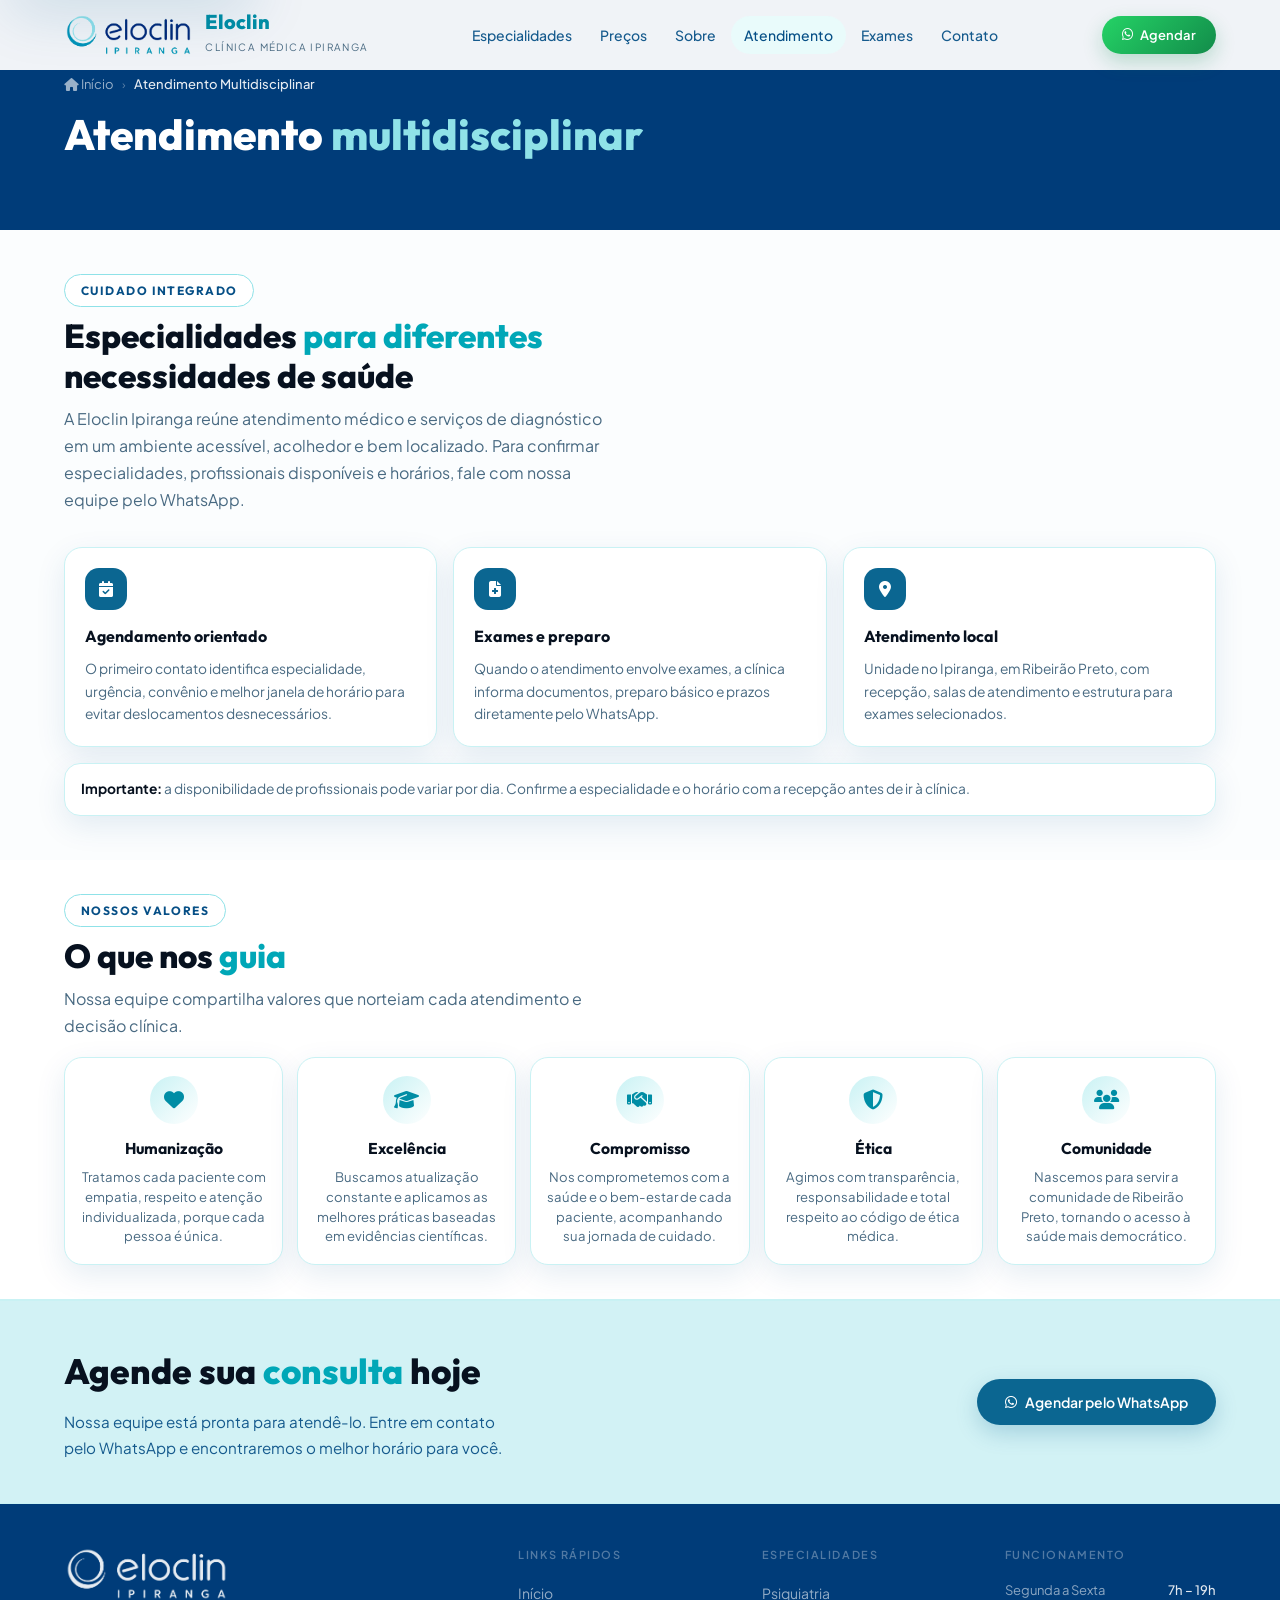
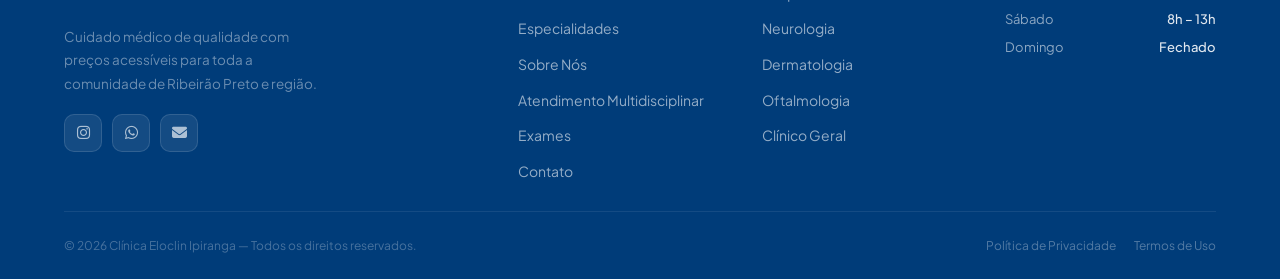
<file: equipe.html>
<!DOCTYPE html>
<html lang="pt-BR">
<head>
  <!-- Google Tag Manager -->
  <script>(function(w,d,s,l,i){w[l]=w[l]||[];w[l].push({'gtm.start':
  new Date().getTime(),event:'gtm.js'});var f=d.getElementsByTagName(s)[0],
  j=d.createElement(s),dl=l!='dataLayer'?'&l='+l:'';j.async=true;j.src=
  'https://www.googletagmanager.com/gtm.js?id='+i+dl;f.parentNode.insertBefore(j,f);
  })(window,document,'script','dataLayer','GTM-KRWHJ7G');</script>
  <!-- End Google Tag Manager -->
  <!-- Google tag (gtag.js) -->
  <script async src="https://www.googletagmanager.com/gtag/js?id=G-QGQERXKV02"></script>
  <script>
    window.dataLayer = window.dataLayer || [];
    function gtag(){dataLayer.push(arguments);}
    gtag('js', new Date());

    gtag('config', 'G-QGQERXKV02');
  </script>
  <meta charset="UTF-8">
  <meta name="viewport" content="width=device-width, initial-scale=1.0">
  <title>Atendimento Multidisciplinar | Eloclin Ipiranga</title>
  <meta name="description" content="Conheça a proposta de atendimento multidisciplinar da Eloclin Ipiranga, clínica médica popular em Ribeirão Preto.">
  <meta property="og:title" content="Atendimento Multidisciplinar | Eloclin Ipiranga">
  <meta property="og:description" content="Atendimento médico acessível, humanizado e multidisciplinar em Ribeirão Preto.">
  <meta property="og:image" content="https://eloclinipiranga.com.br/imagens/foto2.jpeg">
  <meta property="og:url" content="https://eloclinipiranga.com.br/equipe.html">
  <meta property="og:type" content="website">
  <meta property="og:locale" content="pt_BR">
  <link rel="canonical" href="https://eloclinipiranga.com.br/equipe.html">
  <link rel="icon" type="image/png" sizes="32x32" href="imagens/favicon-32.png">
  <link rel="icon" type="image/png" sizes="16x16" href="imagens/favicon-16.png">
  <link rel="apple-touch-icon" href="imagens/favicon-180.png">
  <link rel="preconnect" href="https://fonts.googleapis.com">
  <link rel="preconnect" href="https://fonts.gstatic.com" crossorigin>
  <link rel="preload" as="style" href="https://fonts.googleapis.com/css2?family=Outfit:wght@400;600;700;800&family=Plus+Jakarta+Sans:wght@400;500;600&display=swap">
  <link href="https://fonts.googleapis.com/css2?family=Outfit:wght@400;600;700;800&family=Plus+Jakarta+Sans:wght@400;500;600&display=swap" rel="stylesheet" media="print" onload="this.media='all'">
  <noscript><link href="https://fonts.googleapis.com/css2?family=Outfit:wght@400;600;700;800&family=Plus+Jakarta+Sans:wght@400;500;600&display=swap" rel="stylesheet"></noscript>
  <link rel="stylesheet" href="https://cdnjs.cloudflare.com/ajax/libs/font-awesome/6.5.0/css/all.min.css">
  <link rel="stylesheet" href="styles.css">
  <script type="application/ld+json">
    {
      "@context": "https://schema.org",
      "@type": "MedicalClinic",
      "name": "Eloclin Ipiranga",
      "telephone": "+5516993028212",
      "url": "https://eloclinipiranga.com.br/equipe.html",
      "priceRange": "R$80-R$120",
      "sameAs": ["https://www.instagram.com/eloclinipiranga/"],
      "address": {
        "@type": "PostalAddress",
        "streetAddress": "Av. Dom Pedro I, 908",
        "addressLocality": "Ribeirão Preto",
        "addressRegion": "SP",
        "addressCountry": "BR"
      }
    }
  </script>
</head>
<body>
  <!-- Google Tag Manager (noscript) -->
  <noscript><iframe src="https://www.googletagmanager.com/ns.html?id=GTM-KRWHJ7G"
  height="0" width="0" style="display:none;visibility:hidden"></iframe></noscript>
  <!-- End Google Tag Manager (noscript) -->
<a class="skip-link" href="#conteudo">Ir para o conteudo principal</a>

<header id="main-header">
  <a href="index.html" class="logo" aria-label="Página inicial da Eloclin Ipiranga">
    <img src="imagens/logo-eloclin-nova.png" alt="Logo Eloclin" class="logo-image" width="1465" height="498">
    <div>
      <span class="logo-name">Eloclin</span>
      <span class="logo-tagline">Clínica Médica Ipiranga</span>
    </div>
  </a>
  <nav id="main-nav" aria-label="Navegação principal">
    <a href="index.html#servicos">Especialidades</a>
    <a href="index.html#precos">Preços</a>
    <a href="index.html#sobre">Sobre</a>
    <a href="equipe.html" class="active" aria-current="page">Atendimento</a>
    <a href="exames.html">Exames</a>
    <a href="index.html#contato">Contato</a>
  </nav>
  <div class="header-actions">
    <a href="https://wa.me/5516993028212" target="_blank" rel="noopener" class="btn-whatsapp"><i class="fa-brands fa-whatsapp"></i> Agendar</a>
  </div>
  <button type="button" class="hamburger" id="menu-toggle" aria-label="Abrir menu" aria-controls="main-nav" aria-expanded="false">
    <span></span><span></span><span></span>
  </button>
</header>

<main id="conteudo">
<!-- HERO -->
<div class="page-hero">
  <div class="page-hero-content">
    <div class="breadcrumb">
      <a href="index.html"><i class="fa-solid fa-house"></i> Início</a>
      <span>›</span>
      <span class="current">Atendimento Multidisciplinar</span>
    </div>
    <h1>Atendimento <em>multidisciplinar</em></h1>
  </div>
</div>

<!-- EQUIPE -->
<section id="equipe">
  <div class="equipe-intro reveal">
    <div class="section-label">Cuidado Integrado</div>
    <h2 class="section-title">Especialidades <em>para diferentes</em><br>necessidades de saúde</h2>
    <p class="section-sub">A Eloclin Ipiranga reúne atendimento médico e serviços de diagnóstico em um ambiente acessível, acolhedor e bem localizado. Para confirmar especialidades, profissionais disponíveis e horários, fale com nossa equipe pelo WhatsApp.</p>
  </div>
  <div class="care-grid">
    <article class="care-card reveal">
      <div class="care-icon"><i class="fa-solid fa-calendar-check" aria-hidden="true"></i></div>
      <h3>Agendamento orientado</h3>
      <p>O primeiro contato identifica especialidade, urgência, convênio e melhor janela de horário para evitar deslocamentos desnecessários.</p>
    </article>
    <article class="care-card reveal">
      <div class="care-icon"><i class="fa-solid fa-file-medical" aria-hidden="true"></i></div>
      <h3>Exames e preparo</h3>
      <p>Quando o atendimento envolve exames, a clínica informa documentos, preparo básico e prazos diretamente pelo WhatsApp.</p>
    </article>
    <article class="care-card reveal">
      <div class="care-icon"><i class="fa-solid fa-location-dot" aria-hidden="true"></i></div>
      <h3>Atendimento local</h3>
      <p>Unidade no Ipiranga, em Ribeirão Preto, com recepção, salas de atendimento e estrutura para exames selecionados.</p>
    </article>
  </div>
  <div class="care-note reveal">
    <strong>Importante:</strong> a disponibilidade de profissionais pode variar por dia. Confirme a especialidade e o horário com a recepção antes de ir à clínica.
  </div>
</section>

<!-- VALORES -->
<section id="valores">
  <div class="reveal">
    <div class="section-label">Nossos Valores</div>
    <h2 class="section-title">O que nos <em>guia</em></h2>
    <p class="section-sub">Nossa equipe compartilha valores que norteiam cada atendimento e decisão clínica.</p>
  </div>
  <div class="valores-grid">
    <div class="valor-card reveal">
      <div class="valor-icon"><i class="fa-solid fa-heart"></i></div>
      <h3>Humanização</h3>
      <p>Tratamos cada paciente com empatia, respeito e atenção individualizada, porque cada pessoa é única.</p>
    </div>
    <div class="valor-card reveal">
      <div class="valor-icon"><i class="fa-solid fa-graduation-cap"></i></div>
      <h3>Excelência</h3>
      <p>Buscamos atualização constante e aplicamos as melhores práticas baseadas em evidências científicas.</p>
    </div>
    <div class="valor-card reveal">
      <div class="valor-icon"><i class="fa-solid fa-handshake"></i></div>
      <h3>Compromisso</h3>
      <p>Nos comprometemos com a saúde e o bem-estar de cada paciente, acompanhando sua jornada de cuidado.</p>
    </div>
    <div class="valor-card reveal">
      <div class="valor-icon"><i class="fa-solid fa-shield-halved"></i></div>
      <h3>Ética</h3>
      <p>Agimos com transparência, responsabilidade e total respeito ao código de ética médica.</p>
    </div>
    <div class="valor-card reveal">
      <div class="valor-icon"><i class="fa-solid fa-users"></i></div>
      <h3>Comunidade</h3>
      <p>Nascemos para servir a comunidade de Ribeirão Preto, tornando o acesso à saúde mais democrático.</p>
    </div>
  </div>
</section>

<!-- JOIN CTA -->
<div class="join-section">
  <div>
    <h2>Agende sua <em>consulta</em> hoje</h2>
    <p>Nossa equipe está pronta para atendê-lo. Entre em contato pelo WhatsApp e encontraremos o melhor horário para você.</p>
  </div>
  <a href="https://wa.me/5516993028212" target="_blank" rel="noopener" class="btn-white"><i class="fa-brands fa-whatsapp"></i> Agendar pelo WhatsApp</a>
</div>

</main>

<!-- FOOTER -->
<footer>
  <div class="footer-grid">
    <div class="footer-brand">
      <a href="index.html" class="logo">
        <img src="imagens/logo-eloclin-nova.png" alt="Logo Eloclin" class="logo-image" width="1465" height="498">
      </a>
      <p class="footer-desc">Cuidado médico de qualidade com preços acessíveis para toda a comunidade de Ribeirão Preto e região.</p>
      <div class="footer-socials">
        <a href="https://www.instagram.com/eloclinipiranga/" target="_blank" rel="noopener" title="Instagram" aria-label="Instagram da Eloclin Ipiranga"><i class="fa-brands fa-instagram" aria-hidden="true"></i></a>
        <a href="https://wa.me/5516993028212" target="_blank" rel="noopener" title="WhatsApp" aria-label="Chamar a Eloclin Ipiranga no WhatsApp"><i class="fa-brands fa-whatsapp" aria-hidden="true"></i></a>
        <a href="mailto:eloclin.ipiranga@gmail.com" title="E-mail" aria-label="Enviar e-mail para a Eloclin Ipiranga"><i class="fa-solid fa-envelope" aria-hidden="true"></i></a>
      </div>
    </div>
    <div>
      <div class="footer-col-title">Links Rápidos</div>
      <ul class="footer-links">
        <li><a href="index.html">Início</a></li>
        <li><a href="index.html#servicos">Especialidades</a></li>
        <li><a href="index.html#sobre">Sobre Nós</a></li>
        <li><a href="equipe.html">Atendimento Multidisciplinar</a></li>
        <li><a href="exames.html">Exames</a></li>
        <li><a href="index.html#contato">Contato</a></li>
      </ul>
    </div>
    <div>
      <div class="footer-col-title">Especialidades</div>
      <ul class="footer-links">
        <li><a href="index.html#servicos">Psiquiatria</a></li>
        <li><a href="index.html#servicos">Neurologia</a></li>
        <li><a href="index.html#servicos">Dermatologia</a></li>
        <li><a href="index.html#servicos">Oftalmologia</a></li>
        <li><a href="index.html#servicos">Clínico Geral</a></li>
      </ul>
    </div>
    <div>
      <div class="footer-col-title">Funcionamento</div>
      <ul class="footer-hours">
        <li><span class="day">Segunda a Sexta</span><span class="time">7h – 19h</span></li>
        <li><span class="day">Sábado</span><span class="time">8h – 13h</span></li>
        <li><span class="day">Domingo</span><span class="time">Fechado</span></li>
      </ul>
    </div>
  </div>
  <div class="footer-bottom">
    <div class="footer-copy">© 2026 Clínica Eloclin Ipiranga — Todos os direitos reservados.</div>
    <div class="footer-bottom-links">
      <a href="politica-de-privacidade.html">Política de Privacidade</a>
      <a href="termos-de-uso.html">Termos de Uso</a>
    </div>
  </div>
</footer>

<script defer src="assets/js/menu.js"></script>
<script defer src="assets/js/reveal.js"></script>
<script defer src="assets/js/accordion.js"></script>
<script defer src="assets/js/structure-carousel.js"></script>
<script defer src="assets/js/testimonials-carousel.js"></script>
<script defer src="assets/js/lightbox.js"></script>
<script defer src="assets/js/contact-form.js"></script>
<script defer src="assets/js/main.js"></script>
</body>
</html>
</file>
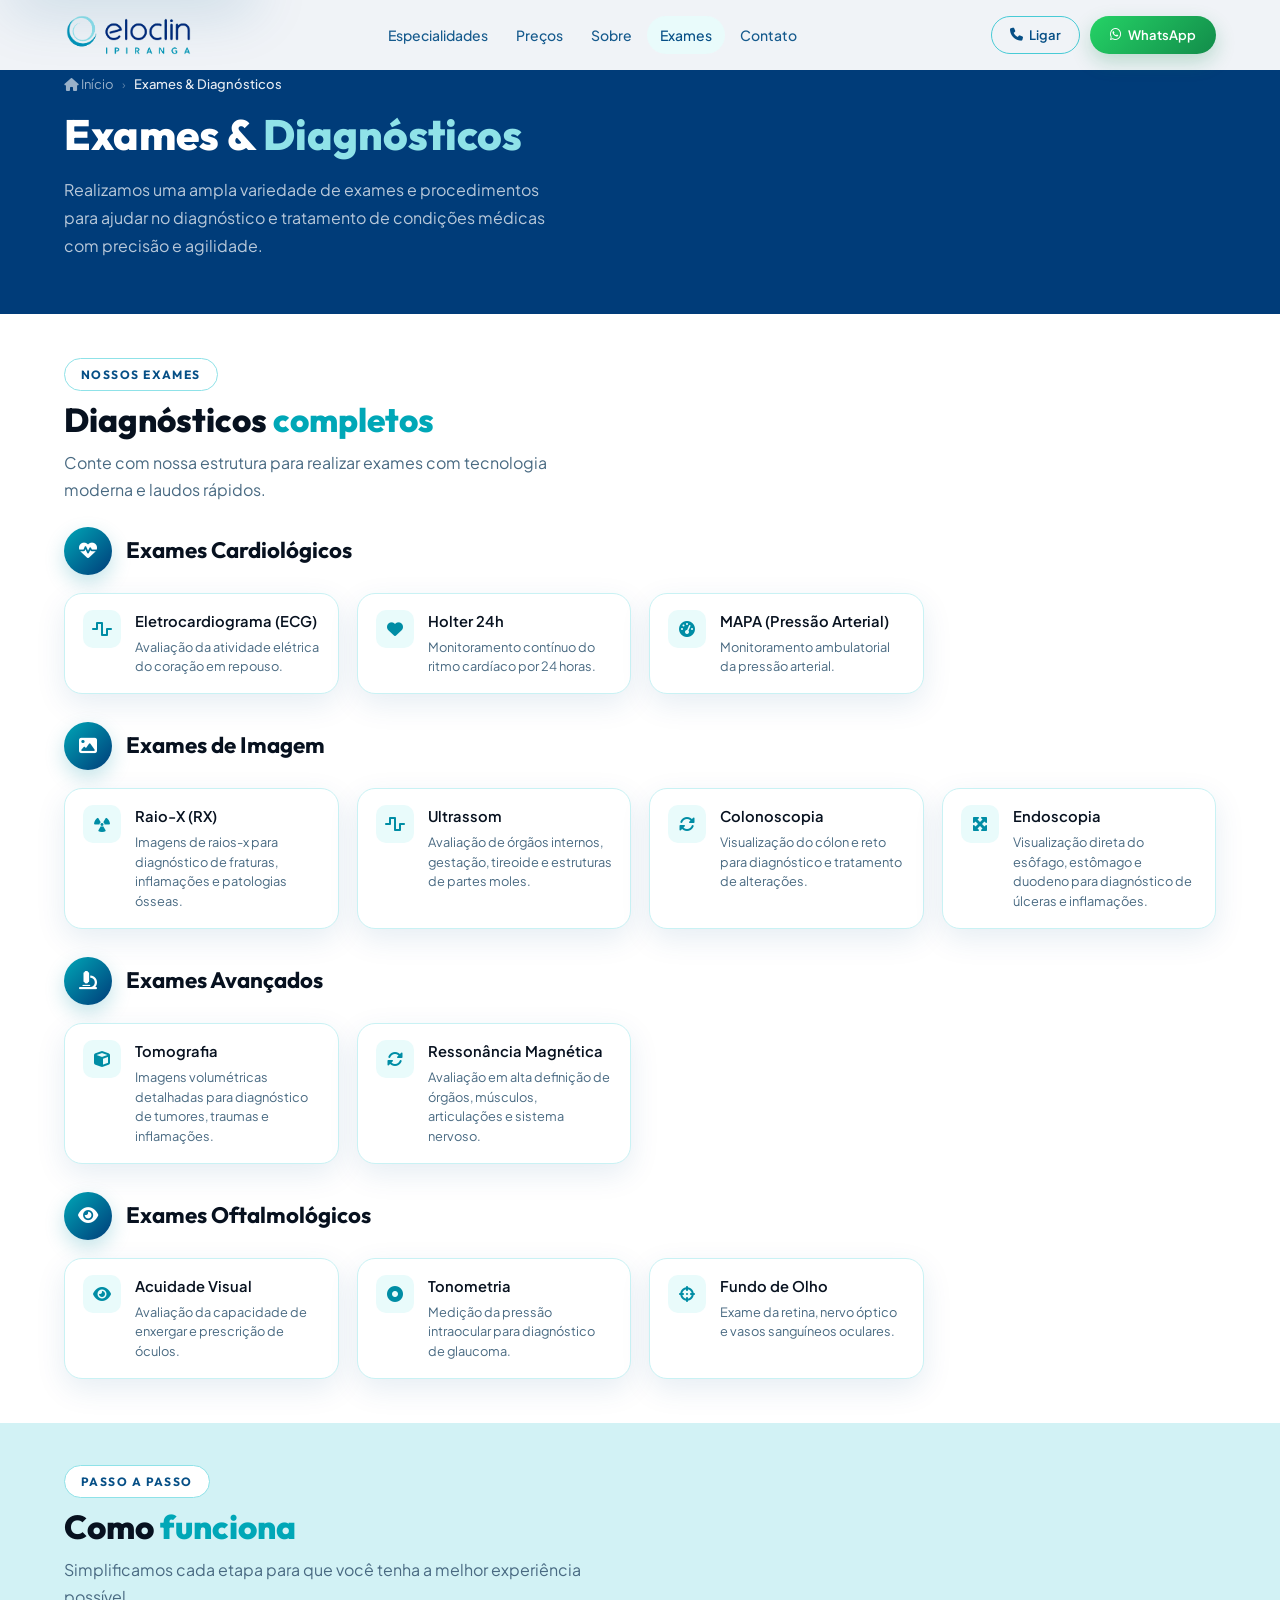
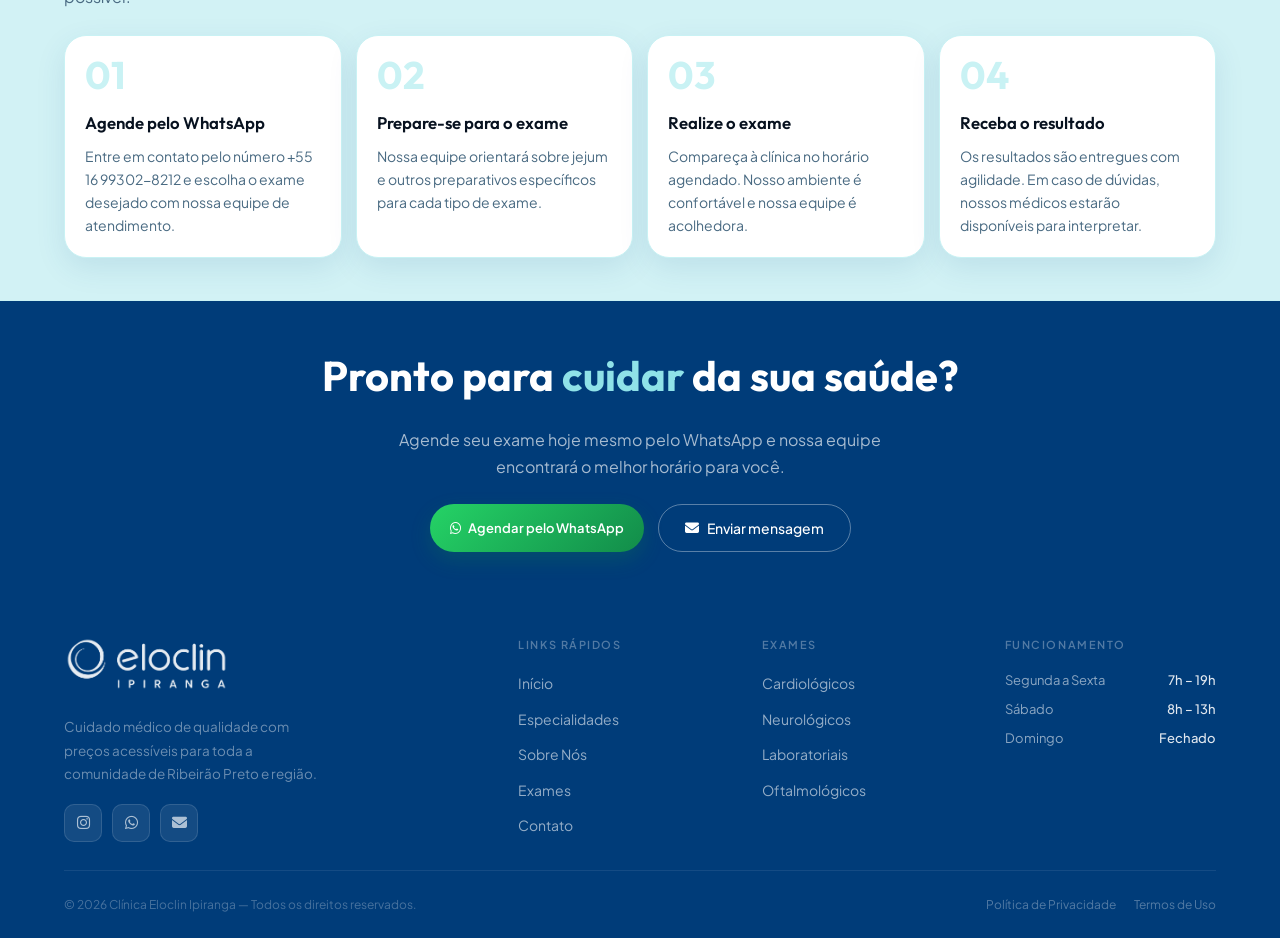
<file: exames.html>
<!DOCTYPE html>
<html lang="pt-BR">
<head>
  <!-- Google Tag Manager -->
  <script>(function(w,d,s,l,i){w[l]=w[l]||[];w[l].push({'gtm.start':
  new Date().getTime(),event:'gtm.js'});var f=d.getElementsByTagName(s)[0],
  j=d.createElement(s),dl=l!='dataLayer'?'&l='+l:'';j.async=true;j.src=
  'https://www.googletagmanager.com/gtm.js?id='+i+dl;f.parentNode.insertBefore(j,f);
  })(window,document,'script','dataLayer','GTM-KRWHJ7G');</script>
  <!-- End Google Tag Manager -->
  <!-- Google tag (gtag.js) -->
  <script async src="https://www.googletagmanager.com/gtag/js?id=G-QGQERXKV02"></script>
  <script>
    window.dataLayer = window.dataLayer || [];
    function gtag(){dataLayer.push(arguments);}
    gtag('js', new Date());

    gtag('config', 'G-QGQERXKV02');
  </script>
  <meta charset="UTF-8">
  <meta name="viewport" content="width=device-width, initial-scale=1.0">
  <title>Exames &amp; Diagnósticos | Eloclin Ipiranga</title>
  <meta name="description" content="Exames e diagnósticos na Eloclin Ipiranga em Ribeirão Preto: eletrocardiograma, exames laboratoriais, oftalmológicos, neurológicos e outros procedimentos.">
  <meta property="og:title" content="Exames & Diagnósticos | Eloclin Ipiranga">
  <meta property="og:description" content="Conheça os exames realizados pela Eloclin Ipiranga em Ribeirão Preto e agende pelo WhatsApp.">
  <meta property="og:image" content="https://eloclinipiranga.com.br/imagens/foto3.jpeg">
  <meta property="og:url" content="https://eloclinipiranga.com.br/exames.html">
  <meta property="og:type" content="website">
  <meta property="og:locale" content="pt_BR">
  <link rel="canonical" href="https://eloclinipiranga.com.br/exames.html">
  <link rel="icon" type="image/png" sizes="32x32" href="imagens/favicon-32.png">
  <link rel="icon" type="image/png" sizes="16x16" href="imagens/favicon-16.png">
  <link rel="apple-touch-icon" href="imagens/favicon-180.png">
  <link rel="preconnect" href="https://fonts.googleapis.com">
  <link rel="preconnect" href="https://fonts.gstatic.com" crossorigin>
  <link rel="preload" as="style" href="https://fonts.googleapis.com/css2?family=Outfit:wght@400;600;700;800&family=Plus+Jakarta+Sans:wght@400;500;600&display=swap">
  <link href="https://fonts.googleapis.com/css2?family=Outfit:wght@400;600;700;800&family=Plus+Jakarta+Sans:wght@400;500;600&display=swap" rel="stylesheet" media="print" onload="this.media='all'">
  <noscript><link href="https://fonts.googleapis.com/css2?family=Outfit:wght@400;600;700;800&family=Plus+Jakarta+Sans:wght@400;500;600&display=swap" rel="stylesheet"></noscript>
  <link rel="stylesheet" href="https://cdnjs.cloudflare.com/ajax/libs/font-awesome/6.5.0/css/all.min.css">
  <link rel="stylesheet" href="styles.css">
  <script type="application/ld+json">
    {
      "@context": "https://schema.org",
      "@type": "MedicalClinic",
      "name": "Eloclin Ipiranga",
      "telephone": "+5516993028212",
      "url": "https://eloclinipiranga.com.br/exames.html",
      "priceRange": "R$80-R$120",
      "sameAs": ["https://www.instagram.com/eloclinipiranga/"],
      "address": {
        "@type": "PostalAddress",
        "streetAddress": "Av. Dom Pedro I, 908",
        "addressLocality": "Ribeirão Preto",
        "addressRegion": "SP",
        "addressCountry": "BR"
      }
    }
  </script>
</head>
<body>
  <!-- Google Tag Manager (noscript) -->
  <noscript><iframe src="https://www.googletagmanager.com/ns.html?id=GTM-KRWHJ7G"
  height="0" width="0" style="display:none;visibility:hidden"></iframe></noscript>
  <!-- End Google Tag Manager (noscript) -->
<a class="skip-link" href="#conteudo">Ir para o conteudo principal</a>

<header id="main-header">
  <a href="index.html" class="logo" aria-label="Página inicial da Eloclin Ipiranga">
    <img src="imagens/logo-eloclin-nova.png" alt="Logo Eloclin" class="logo-image" width="1465" height="498">
  </a>
  <nav id="main-nav" aria-label="Navegação principal">
    <a href="index.html#servicos">Especialidades</a>
    <a href="index.html#precos">Preços</a>
    <a href="index.html#sobre">Sobre</a>
    <a href="exames.html" class="active" aria-current="page">Exames</a>
    <a href="index.html#contato">Contato</a>
  </nav>
  <div class="header-actions">
    <a href="tel:+5516993028212" class="btn-outline"><i class="fa-solid fa-phone"></i> Ligar</a>
    <a href="https://wa.me/5516993028212" target="_blank" rel="noopener" class="btn-whatsapp"><i class="fa-brands fa-whatsapp"></i> WhatsApp</a>
  </div>
  <button type="button" class="hamburger" id="menu-toggle" aria-label="Abrir menu" aria-controls="main-nav" aria-expanded="false">
    <span></span><span></span><span></span>
  </button>
</header>

<main id="conteudo">
<!-- HERO -->
<div class="page-hero">
  <div class="page-hero-content">
    <div class="breadcrumb">
      <a href="index.html"><i class="fa-solid fa-house"></i> Início</a>
      <span>›</span>
      <span class="current">Exames &amp; Diagnósticos</span>
    </div>
    <h1>Exames &amp; <em>Diagnósticos</em></h1>
    <p>Realizamos uma ampla variedade de exames e procedimentos para ajudar no diagnóstico e tratamento de condições médicas com precisão e agilidade.</p>
  </div>
</div>

<!-- EXAMES -->
<section id="exames">
  <div class="exames-intro reveal">
    <div class="section-label">Nossos Exames</div>
    <h2 class="section-title">Diagnósticos <em>completos</em></h2>
    <p class="section-sub">Conte com nossa estrutura para realizar exames com tecnologia moderna e laudos rápidos.</p>
  </div>

  <div class="exames-categories">
    <!-- CARDIOLÓGICOS -->
    <div class="reveal">
      <div class="exame-cat-title">
        <div class="exame-cat-icon"><i class="fa-solid fa-heart-pulse"></i></div>
        <h3>Exames Cardiológicos</h3>
      </div>
      <div class="exames-list">
        <div class="exame-item">
          <div class="exame-item-icon"><i class="fa-solid fa-wave-square"></i></div>
          <div><h4>Eletrocardiograma (ECG)</h4><p>Avaliação da atividade elétrica do coração em repouso.</p></div>
        </div>
        <div class="exame-item">
          <div class="exame-item-icon"><i class="fa-solid fa-heart"></i></div>
          <div><h4>Holter 24h</h4><p>Monitoramento contínuo do ritmo cardíaco por 24 horas.</p></div>
        </div>
        <div class="exame-item">
          <div class="exame-item-icon"><i class="fa-solid fa-gauge-high"></i></div>
          <div><h4>MAPA (Pressão Arterial)</h4><p>Monitoramento ambulatorial da pressão arterial.</p></div>
        </div>
      </div>
    </div>

    <!-- EXAMES DE IMAGEM -->
    <div class="reveal">
      <div class="exame-cat-title">
        <div class="exame-cat-icon"><i class="fa-solid fa-image"></i></div>
        <h3>Exames de Imagem</h3>
      </div>
      <div class="exames-list">
        <div class="exame-item">
          <div class="exame-item-icon"><i class="fa-solid fa-radiation"></i></div>
          <div><h4>Raio-X (RX)</h4><p>Imagens de raios-x para diagnóstico de fraturas, inflamações e patologias ósseas.</p></div>
        </div>
        <div class="exame-item">
          <div class="exame-item-icon"><i class="fa-solid fa-wave-square"></i></div>
          <div><h4>Ultrassom</h4><p>Avaliação de órgãos internos, gestação, tireoide e estruturas de partes moles.</p></div>
        </div>
        <div class="exame-item">
          <div class="exame-item-icon"><i class="fa-solid fa-rotate"></i></div>
          <div><h4>Colonoscopia</h4><p>Visualização do cólon e reto para diagnóstico e tratamento de alterações.</p></div>
        </div>
        <div class="exame-item">
          <div class="exame-item-icon"><i class="fa-solid fa-maximize"></i></div>
          <div><h4>Endoscopia</h4><p>Visualização direta do esôfago, estômago e duodeno para diagnóstico de úlceras e inflamações.</p></div>
        </div>
      </div>
    </div>

    <!-- EXAMES AVANÇADOS -->
    <div class="reveal">
      <div class="exame-cat-title">
        <div class="exame-cat-icon"><i class="fa-solid fa-microscope"></i></div>
        <h3>Exames Avançados</h3>
      </div>
      <div class="exames-list">
        <div class="exame-item">
          <div class="exame-item-icon"><i class="fa-solid fa-cube"></i></div>
          <div><h4>Tomografia</h4><p>Imagens volumétricas detalhadas para diagnóstico de tumores, traumas e inflamações.</p></div>
        </div>
        <div class="exame-item">
          <div class="exame-item-icon"><i class="fa-solid fa-rotate"></i></div>
          <div><h4>Ressonância Magnética</h4><p>Avaliação em alta definição de órgãos, músculos, articulações e sistema nervoso.</p></div>
        </div>
      </div>
    </div>

    <!-- OFTALMOLÓGICOS -->
    <div class="reveal">
      <div class="exame-cat-title">
        <div class="exame-cat-icon"><i class="fa-solid fa-eye"></i></div>
        <h3>Exames Oftalmológicos</h3>
      </div>
      <div class="exames-list">
        <div class="exame-item">
          <div class="exame-item-icon"><i class="fa-solid fa-eye"></i></div>
          <div><h4>Acuidade Visual</h4><p>Avaliação da capacidade de enxergar e prescrição de óculos.</p></div>
        </div>
        <div class="exame-item">
          <div class="exame-item-icon"><i class="fa-solid fa-circle-dot"></i></div>
          <div><h4>Tonometria</h4><p>Medição da pressão intraocular para diagnóstico de glaucoma.</p></div>
        </div>
        <div class="exame-item">
          <div class="exame-item-icon"><i class="fa-solid fa-crosshairs"></i></div>
          <div><h4>Fundo de Olho</h4><p>Exame da retina, nervo óptico e vasos sanguíneos oculares.</p></div>
        </div>
      </div>
    </div>
  </div>
</section>

<!-- COMO FUNCIONA -->
<section id="como-funciona">
  <div class="reveal">
    <div class="section-label">Passo a Passo</div>
    <h2 class="section-title">Como <em>funciona</em></h2>
    <p class="section-sub">Simplificamos cada etapa para que você tenha a melhor experiência possível.</p>
  </div>
  <div class="steps-grid">
    <div class="step-card reveal">
      <div class="step-num">01</div>
      <h3>Agende pelo WhatsApp</h3>
      <p>Entre em contato pelo número +55 16 99302-8212 e escolha o exame desejado com nossa equipe de atendimento.</p>
    </div>
    <div class="step-card reveal">
      <div class="step-num">02</div>
      <h3>Prepare-se para o exame</h3>
      <p>Nossa equipe orientará sobre jejum e outros preparativos específicos para cada tipo de exame.</p>
    </div>
    <div class="step-card reveal">
      <div class="step-num">03</div>
      <h3>Realize o exame</h3>
      <p>Compareça à clínica no horário agendado. Nosso ambiente é confortável e nossa equipe é acolhedora.</p>
    </div>
    <div class="step-card reveal">
      <div class="step-num">04</div>
      <h3>Receba o resultado</h3>
      <p>Os resultados são entregues com agilidade. Em caso de dúvidas, nossos médicos estarão disponíveis para interpretar.</p>
    </div>
  </div>
</section>

<!-- CTA -->
<div class="cta-section">
  <h2>Pronto para <em>cuidar</em> da sua saúde?</h2>
  <p>Agende seu exame hoje mesmo pelo WhatsApp e nossa equipe encontrará o melhor horário para você.</p>
  <div class="cta-actions">
    <a href="https://wa.me/5516993028212" target="_blank" rel="noopener" class="btn-whatsapp"><i class="fa-brands fa-whatsapp"></i> Agendar pelo WhatsApp</a>
    <a href="index.html#contato" class="btn-wht-outline"><i class="fa-solid fa-envelope"></i> Enviar mensagem</a>
  </div>
</div>

</main>

<!-- FOOTER -->
<footer>
  <div class="footer-grid">
    <div class="footer-brand">
      <a href="index.html" class="logo">
        <img src="imagens/logo-eloclin-nova.png" alt="Logo Eloclin" class="logo-image" width="1465" height="498">
      </a>
      <p class="footer-desc">Cuidado médico de qualidade com preços acessíveis para toda a comunidade de Ribeirão Preto e região.</p>
      <div class="footer-socials">
        <a href="https://www.instagram.com/eloclinipiranga/" target="_blank" rel="noopener" title="Instagram" aria-label="Instagram da Eloclin Ipiranga"><i class="fa-brands fa-instagram" aria-hidden="true"></i></a>
        <a href="https://wa.me/5516993028212" target="_blank" rel="noopener" title="WhatsApp" aria-label="Chamar a Eloclin Ipiranga no WhatsApp"><i class="fa-brands fa-whatsapp" aria-hidden="true"></i></a>
        <a href="mailto:eloclin.ipiranga@gmail.com" title="E-mail" aria-label="Enviar e-mail para a Eloclin Ipiranga"><i class="fa-solid fa-envelope" aria-hidden="true"></i></a>
      </div>
    </div>
    <div>
      <div class="footer-col-title">Links Rápidos</div>
      <ul class="footer-links">
        <li><a href="index.html">Início</a></li>
        <li><a href="index.html#servicos">Especialidades</a></li>
        <li><a href="index.html#sobre">Sobre Nós</a></li>
        <li><a href="exames.html">Exames</a></li>
        <li><a href="index.html#contato">Contato</a></li>
      </ul>
    </div>
    <div>
      <div class="footer-col-title">Exames</div>
      <ul class="footer-links">
        <li><a href="#exames">Cardiológicos</a></li>
        <li><a href="#exames">Neurológicos</a></li>
        <li><a href="#exames">Laboratoriais</a></li>
        <li><a href="#exames">Oftalmológicos</a></li>
      </ul>
    </div>
    <div>
      <div class="footer-col-title">Funcionamento</div>
      <ul class="footer-hours">
        <li><span class="day">Segunda a Sexta</span><span class="time">7h – 19h</span></li>
        <li><span class="day">Sábado</span><span class="time">8h – 13h</span></li>
        <li><span class="day">Domingo</span><span class="time">Fechado</span></li>
      </ul>
    </div>
  </div>
  <div class="footer-bottom">
    <div class="footer-copy">© 2026 Clínica Eloclin Ipiranga — Todos os direitos reservados.</div>
    <div class="footer-bottom-links">
      <a href="politica-de-privacidade.html">Política de Privacidade</a>
      <a href="termos-de-uso.html">Termos de Uso</a>
    </div>
  </div>
</footer>

<script defer src="assets/js/menu.js"></script>
<script defer src="assets/js/reveal.js"></script>
<script defer src="assets/js/accordion.js"></script>
<script defer src="assets/js/structure-carousel.js"></script>
<script defer src="assets/js/testimonials-carousel.js"></script>
<script defer src="assets/js/lightbox.js"></script>
<script defer src="assets/js/contact-form.js"></script>
<script defer src="assets/js/main.js"></script>
</body>
</html>
</file>
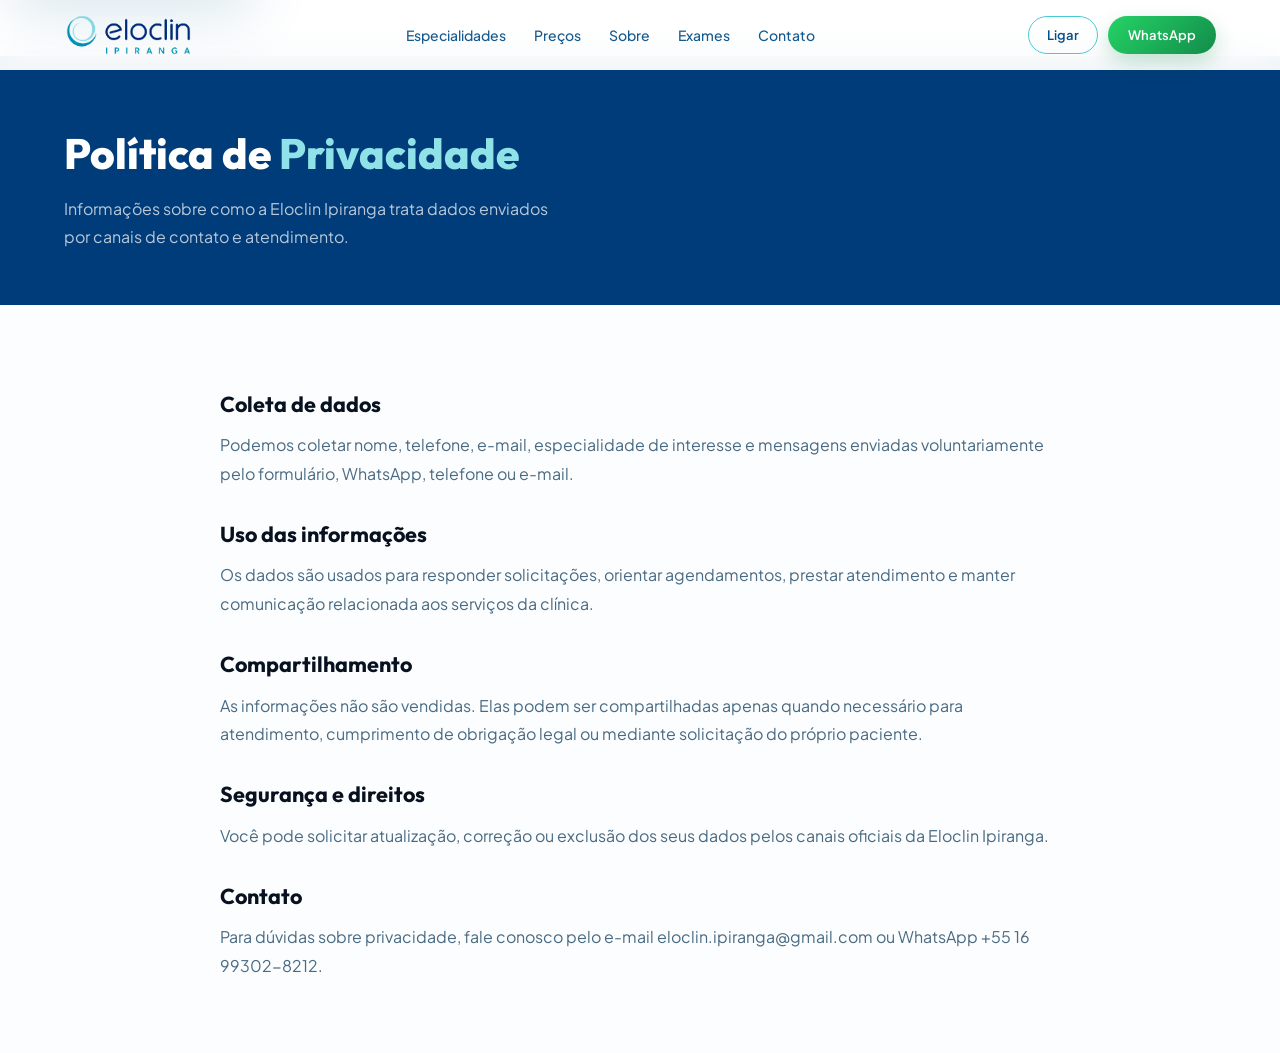
<file: politica-de-privacidade.html>
<!DOCTYPE html>
<html lang="pt-BR">
<head>
  <!-- Google Tag Manager -->
  <script>(function(w,d,s,l,i){w[l]=w[l]||[];w[l].push({'gtm.start':
  new Date().getTime(),event:'gtm.js'});var f=d.getElementsByTagName(s)[0],
  j=d.createElement(s),dl=l!='dataLayer'?'&l='+l:'';j.async=true;j.src=
  'https://www.googletagmanager.com/gtm.js?id='+i+dl;f.parentNode.insertBefore(j,f);
  })(window,document,'script','dataLayer','GTM-KRWHJ7G');</script>
  <!-- End Google Tag Manager -->
  <!-- Google tag (gtag.js) -->
  <script async src="https://www.googletagmanager.com/gtag/js?id=G-QGQERXKV02"></script>
  <script>
    window.dataLayer = window.dataLayer || [];
    function gtag(){dataLayer.push(arguments);}
    gtag('js', new Date());

    gtag('config', 'G-QGQERXKV02');
  </script>
  <meta charset="UTF-8">
  <meta name="viewport" content="width=device-width, initial-scale=1.0">
  <title>Política de Privacidade | Eloclin Ipiranga</title>
  <meta name="description" content="Política de Privacidade da Eloclin Ipiranga.">
  <meta property="og:title" content="Política de Privacidade | Eloclin Ipiranga">
  <meta property="og:description" content="Informações sobre como a Eloclin Ipiranga trata dados enviados por canais de contato e atendimento.">
  <meta property="og:image" content="https://eloclinipiranga.com.br/imagens/foto1.jpeg">
  <meta property="og:url" content="https://eloclinipiranga.com.br/politica-de-privacidade.html">
  <meta property="og:type" content="website">
  <meta property="og:locale" content="pt_BR">
  <link rel="canonical" href="https://eloclinipiranga.com.br/politica-de-privacidade.html">
  <link rel="icon" type="image/png" sizes="32x32" href="imagens/favicon-32.png">
  <link rel="icon" type="image/png" sizes="16x16" href="imagens/favicon-16.png">
  <link rel="apple-touch-icon" href="imagens/favicon-180.png">
  <link rel="preconnect" href="https://fonts.googleapis.com">
  <link rel="preconnect" href="https://fonts.gstatic.com" crossorigin>
  <link rel="preload" as="style" href="https://fonts.googleapis.com/css2?family=Outfit:wght@400;600;700;800&family=Plus+Jakarta+Sans:wght@400;500;600&display=swap">
  <link href="https://fonts.googleapis.com/css2?family=Outfit:wght@400;600;700;800&family=Plus+Jakarta+Sans:wght@400;500;600&display=swap" rel="stylesheet" media="print" onload="this.media='all'">
  <noscript><link href="https://fonts.googleapis.com/css2?family=Outfit:wght@400;600;700;800&family=Plus+Jakarta+Sans:wght@400;500;600&display=swap" rel="stylesheet"></noscript>
  <link rel="stylesheet" href="styles.css">
</head>
<body class="legal-page">
  <!-- Google Tag Manager (noscript) -->
  <noscript><iframe src="https://www.googletagmanager.com/ns.html?id=GTM-KRWHJ7G"
  height="0" width="0" style="display:none;visibility:hidden"></iframe></noscript>
  <!-- End Google Tag Manager (noscript) -->
  <a class="skip-link" href="#conteudo">Ir para o conteudo principal</a>
  <header id="main-header">
    <a href="index.html" class="logo" aria-label="Página inicial da Eloclin Ipiranga">
      <img src="imagens/logo-eloclin-nova.png" alt="Logo Eloclin" class="logo-image" width="1465" height="498">
    </a>
    <nav id="main-nav" aria-label="Navegação principal">
      <a href="index.html#servicos">Especialidades</a>
      <a href="index.html#precos">Preços</a>
      <a href="index.html#sobre">Sobre</a>
      <a href="exames.html">Exames</a>
      <a href="index.html#contato">Contato</a>
    </nav>
    <div class="header-actions">
      <a href="tel:+5516993028212" class="btn-outline">Ligar</a>
      <a href="https://wa.me/5516993028212" target="_blank" rel="noopener" class="btn-whatsapp">WhatsApp</a>
    </div>
    <button type="button" class="hamburger" id="menu-toggle" aria-label="Abrir menu" aria-controls="main-nav" aria-expanded="false">
      <span></span><span></span><span></span>
    </button>
  </header>

  <main id="conteudo">
  <section class="page-hero">
    <div class="page-hero-content">
      <h1>Política de <em>Privacidade</em></h1>
      <p>Informações sobre como a Eloclin Ipiranga trata dados enviados por canais de contato e atendimento.</p>
    </div>
  </section>

  <section class="legal-section">
    <div class="legal-content">
      <h2>Coleta de dados</h2>
      <p>Podemos coletar nome, telefone, e-mail, especialidade de interesse e mensagens enviadas voluntariamente pelo formulário, WhatsApp, telefone ou e-mail.</p>
      <h2>Uso das informações</h2>
      <p>Os dados são usados para responder solicitações, orientar agendamentos, prestar atendimento e manter comunicação relacionada aos serviços da clínica.</p>
      <h2>Compartilhamento</h2>
      <p>As informações não são vendidas. Elas podem ser compartilhadas apenas quando necessário para atendimento, cumprimento de obrigação legal ou mediante solicitação do próprio paciente.</p>
      <h2>Segurança e direitos</h2>
      <p>Você pode solicitar atualização, correção ou exclusão dos seus dados pelos canais oficiais da Eloclin Ipiranga.</p>
      <h2>Contato</h2>
      <p>Para dúvidas sobre privacidade, fale conosco pelo e-mail eloclin.ipiranga@gmail.com ou WhatsApp +55 16 99302-8212.</p>
    </div>
  </section>
  </main>
  <script defer src="assets/js/menu.js"></script>
  <script defer src="assets/js/reveal.js"></script>
  <script defer src="assets/js/accordion.js"></script>
  <script defer src="assets/js/structure-carousel.js"></script>
  <script defer src="assets/js/testimonials-carousel.js"></script>
  <script defer src="assets/js/lightbox.js"></script>
  <script defer src="assets/js/contact-form.js"></script>
  <script defer src="assets/js/main.js"></script>
</body>
</html>
</file>
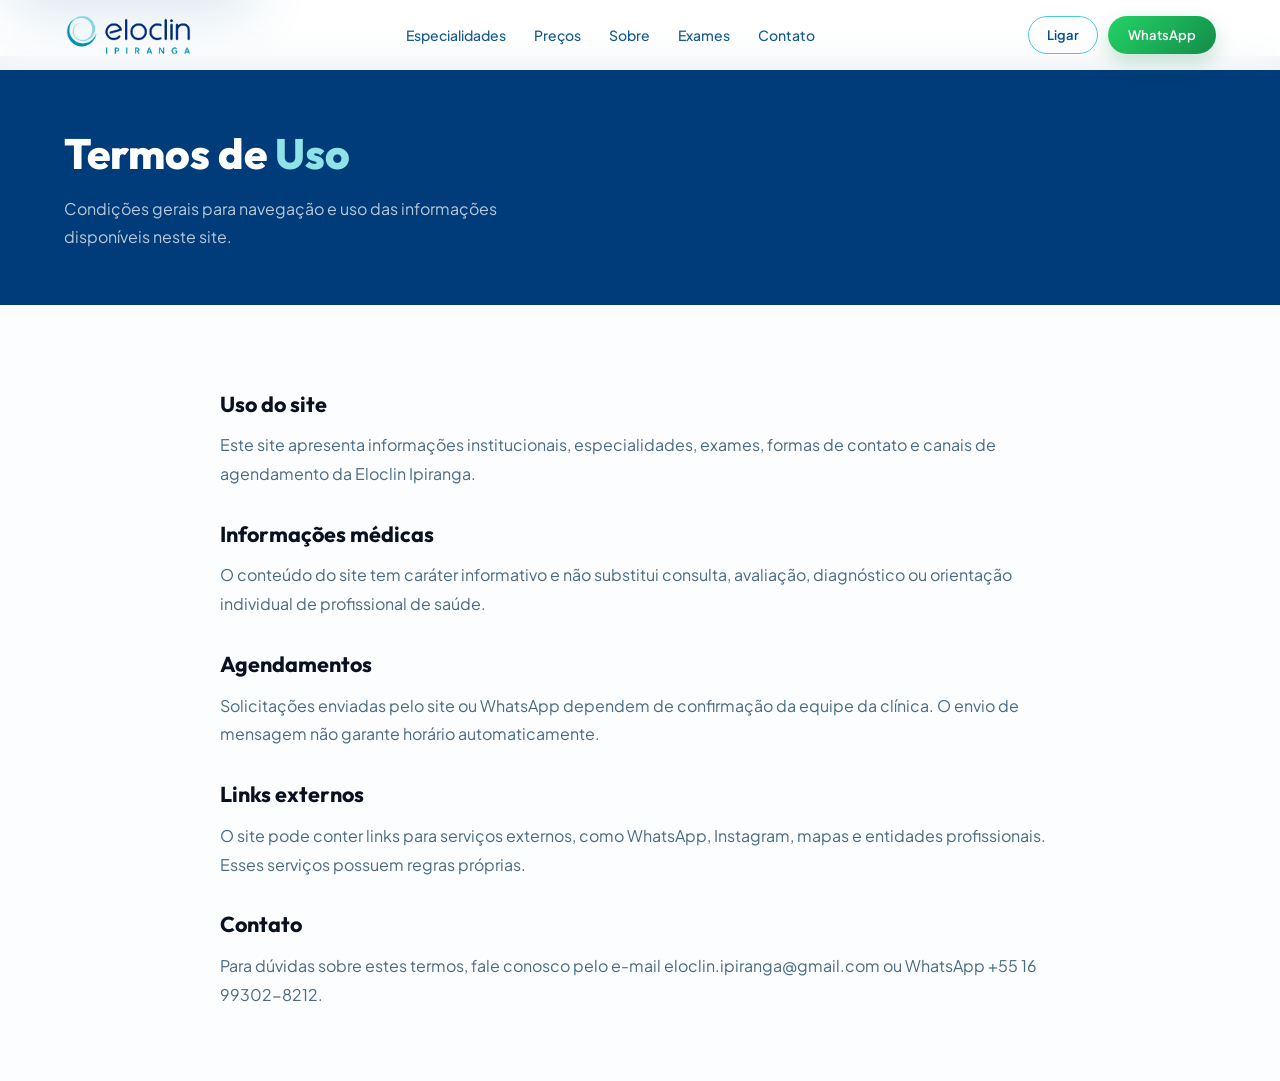
<file: termos-de-uso.html>
<!DOCTYPE html>
<html lang="pt-BR">
<head>
  <!-- Google Tag Manager -->
  <script>(function(w,d,s,l,i){w[l]=w[l]||[];w[l].push({'gtm.start':
  new Date().getTime(),event:'gtm.js'});var f=d.getElementsByTagName(s)[0],
  j=d.createElement(s),dl=l!='dataLayer'?'&l='+l:'';j.async=true;j.src=
  'https://www.googletagmanager.com/gtm.js?id='+i+dl;f.parentNode.insertBefore(j,f);
  })(window,document,'script','dataLayer','GTM-KRWHJ7G');</script>
  <!-- End Google Tag Manager -->
  <!-- Google tag (gtag.js) -->
  <script async src="https://www.googletagmanager.com/gtag/js?id=G-QGQERXKV02"></script>
  <script>
    window.dataLayer = window.dataLayer || [];
    function gtag(){dataLayer.push(arguments);}
    gtag('js', new Date());

    gtag('config', 'G-QGQERXKV02');
  </script>
  <meta charset="UTF-8">
  <meta name="viewport" content="width=device-width, initial-scale=1.0">
  <title>Termos de Uso | Eloclin Ipiranga</title>
  <meta name="description" content="Termos de Uso do site da Eloclin Ipiranga.">
  <meta property="og:title" content="Termos de Uso | Eloclin Ipiranga">
  <meta property="og:description" content="Condições gerais para navegação e uso das informações disponíveis no site da Eloclin Ipiranga.">
  <meta property="og:image" content="https://eloclinipiranga.com.br/imagens/foto1.jpeg">
  <meta property="og:url" content="https://eloclinipiranga.com.br/termos-de-uso.html">
  <meta property="og:type" content="website">
  <meta property="og:locale" content="pt_BR">
  <link rel="canonical" href="https://eloclinipiranga.com.br/termos-de-uso.html">
  <link rel="icon" type="image/png" sizes="32x32" href="imagens/favicon-32.png">
  <link rel="icon" type="image/png" sizes="16x16" href="imagens/favicon-16.png">
  <link rel="apple-touch-icon" href="imagens/favicon-180.png">
  <link rel="preconnect" href="https://fonts.googleapis.com">
  <link rel="preconnect" href="https://fonts.gstatic.com" crossorigin>
  <link rel="preload" as="style" href="https://fonts.googleapis.com/css2?family=Outfit:wght@400;600;700;800&family=Plus+Jakarta+Sans:wght@400;500;600&display=swap">
  <link href="https://fonts.googleapis.com/css2?family=Outfit:wght@400;600;700;800&family=Plus+Jakarta+Sans:wght@400;500;600&display=swap" rel="stylesheet" media="print" onload="this.media='all'">
  <noscript><link href="https://fonts.googleapis.com/css2?family=Outfit:wght@400;600;700;800&family=Plus+Jakarta+Sans:wght@400;500;600&display=swap" rel="stylesheet"></noscript>
  <link rel="stylesheet" href="styles.css">
</head>
<body class="legal-page">
  <!-- Google Tag Manager (noscript) -->
  <noscript><iframe src="https://www.googletagmanager.com/ns.html?id=GTM-KRWHJ7G"
  height="0" width="0" style="display:none;visibility:hidden"></iframe></noscript>
  <!-- End Google Tag Manager (noscript) -->
  <a class="skip-link" href="#conteudo">Ir para o conteudo principal</a>
  <header id="main-header">
    <a href="index.html" class="logo" aria-label="Página inicial da Eloclin Ipiranga">
      <img src="imagens/logo-eloclin-nova.png" alt="Logo Eloclin" class="logo-image" width="1465" height="498">
    </a>
    <nav id="main-nav" aria-label="Navegação principal">
      <a href="index.html#servicos">Especialidades</a>
      <a href="index.html#precos">Preços</a>
      <a href="index.html#sobre">Sobre</a>
      <a href="exames.html">Exames</a>
      <a href="index.html#contato">Contato</a>
    </nav>
    <div class="header-actions">
      <a href="tel:+5516993028212" class="btn-outline">Ligar</a>
      <a href="https://wa.me/5516993028212" target="_blank" rel="noopener" class="btn-whatsapp">WhatsApp</a>
    </div>
    <button type="button" class="hamburger" id="menu-toggle" aria-label="Abrir menu" aria-controls="main-nav" aria-expanded="false">
      <span></span><span></span><span></span>
    </button>
  </header>

  <main id="conteudo">
  <section class="page-hero">
    <div class="page-hero-content">
      <h1>Termos de <em>Uso</em></h1>
      <p>Condições gerais para navegação e uso das informações disponíveis neste site.</p>
    </div>
  </section>

  <section class="legal-section">
    <div class="legal-content">
      <h2>Uso do site</h2>
      <p>Este site apresenta informações institucionais, especialidades, exames, formas de contato e canais de agendamento da Eloclin Ipiranga.</p>
      <h2>Informações médicas</h2>
      <p>O conteúdo do site tem caráter informativo e não substitui consulta, avaliação, diagnóstico ou orientação individual de profissional de saúde.</p>
      <h2>Agendamentos</h2>
      <p>Solicitações enviadas pelo site ou WhatsApp dependem de confirmação da equipe da clínica. O envio de mensagem não garante horário automaticamente.</p>
      <h2>Links externos</h2>
      <p>O site pode conter links para serviços externos, como WhatsApp, Instagram, mapas e entidades profissionais. Esses serviços possuem regras próprias.</p>
      <h2>Contato</h2>
      <p>Para dúvidas sobre estes termos, fale conosco pelo e-mail eloclin.ipiranga@gmail.com ou WhatsApp +55 16 99302-8212.</p>
    </div>
  </section>
  </main>
  <script defer src="assets/js/menu.js"></script>
  <script defer src="assets/js/reveal.js"></script>
  <script defer src="assets/js/accordion.js"></script>
  <script defer src="assets/js/structure-carousel.js"></script>
  <script defer src="assets/js/testimonials-carousel.js"></script>
  <script defer src="assets/js/lightbox.js"></script>
  <script defer src="assets/js/contact-form.js"></script>
  <script defer src="assets/js/main.js"></script>
</body>
</html>
</file>
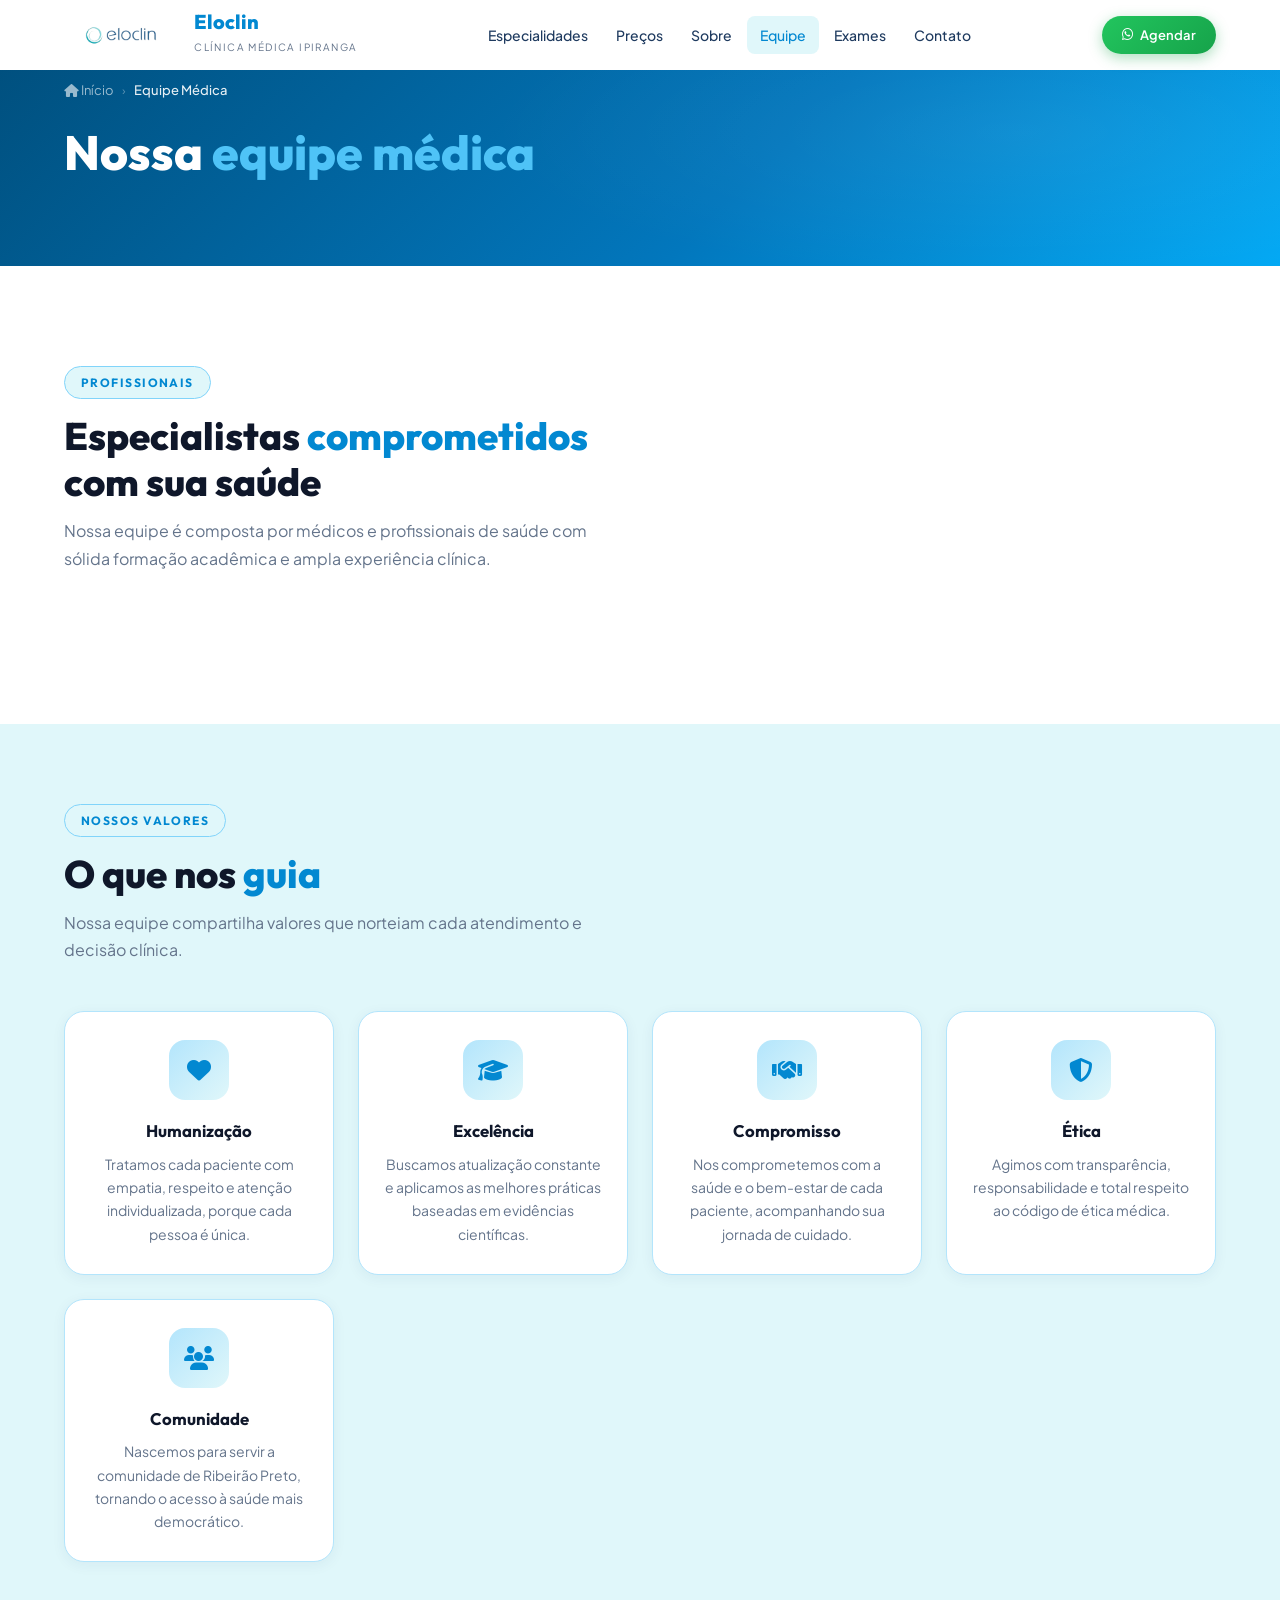
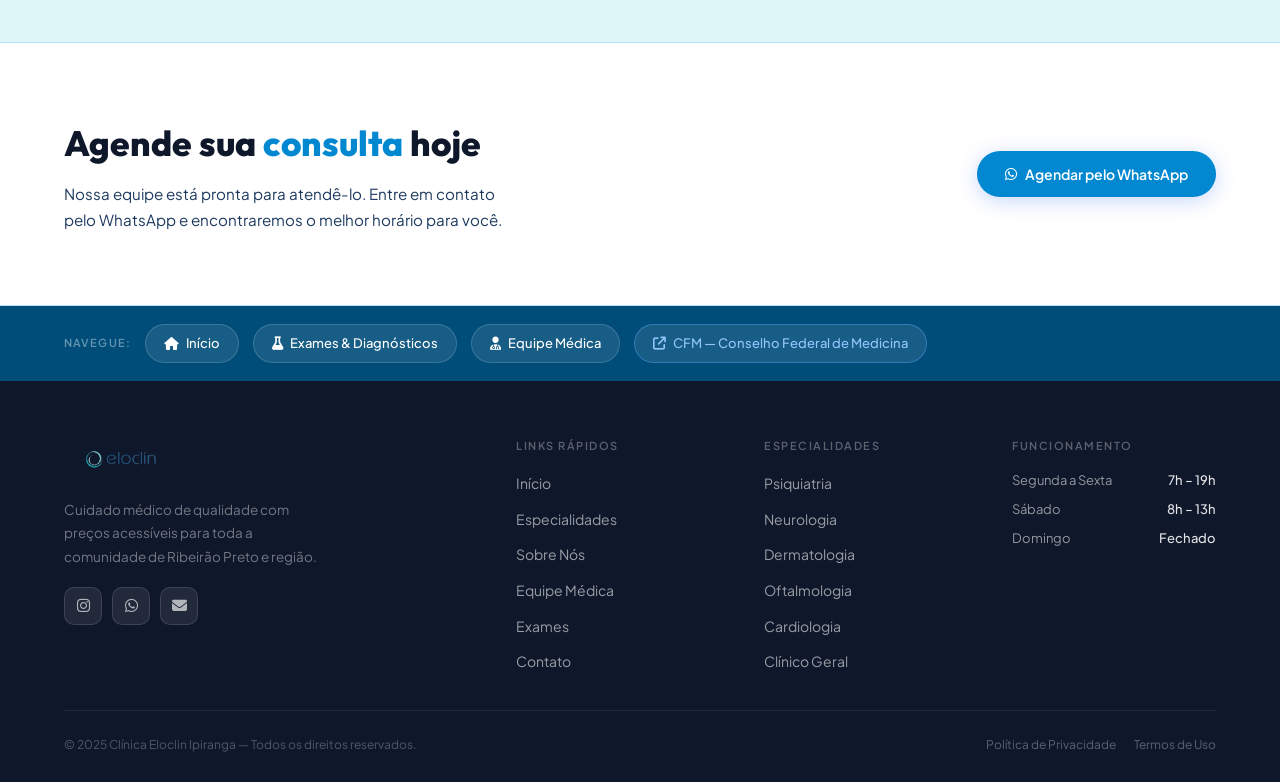
<file: .codex_tmp/Eloclin_accordion/Site/equipe.html>
<!DOCTYPE html>
<html lang="pt-BR">
<head>
  <meta charset="UTF-8">
  <meta name="viewport" content="width=device-width, initial-scale=1.0">
  <title>Equipe Médica | Eloclin Ipiranga</title>
  <meta name="description" content="Conheça a equipe médica da Eloclin Ipiranga, clínica médica popular em Ribeirão Preto com atendimento multidisciplinar e humanizado.">
  <meta property="og:title" content="Equipe Médica | Eloclin Ipiranga">
  <meta property="og:description" content="Profissionais qualificados para atendimento médico acessível e humanizado em Ribeirão Preto.">
  <meta property="og:image" content="https://eloclinipiranga.com.br/imagens/foto2.jpeg">
  <meta property="og:type" content="website">
  <meta property="og:locale" content="pt_BR">
  <link rel="canonical" href="https://eloclinipiranga.com.br/equipe.html">
  <link rel="icon" type="image/png" sizes="32x32" href="imagens/favicon-32.png">
  <link rel="icon" type="image/png" sizes="16x16" href="imagens/favicon-16.png">
  <link rel="apple-touch-icon" href="imagens/favicon-180.png">
  <link rel="preconnect" href="https://fonts.googleapis.com">
  <link rel="preconnect" href="https://fonts.gstatic.com" crossorigin>
  <link rel="preload" as="style" href="https://fonts.googleapis.com/css2?family=Outfit:wght@300;400;500;600;700;800&family=Plus+Jakarta+Sans:wght@300;400;500;600&display=swap">
  <link href="https://fonts.googleapis.com/css2?family=Outfit:wght@300;400;500;600;700;800&family=Plus+Jakarta+Sans:wght@300;400;500;600&display=swap" rel="stylesheet" media="print" onload="this.media='all'">
  <noscript><link href="https://fonts.googleapis.com/css2?family=Outfit:wght@300;400;500;600;700;800&family=Plus+Jakarta+Sans:wght@300;400;500;600&display=swap" rel="stylesheet"></noscript>
  <link rel="stylesheet" href="https://cdnjs.cloudflare.com/ajax/libs/font-awesome/6.5.0/css/all.min.css">
  <link rel="stylesheet" href="styles.css">
  <script type="application/ld+json">
    {
      "@context": "https://schema.org",
      "@type": "MedicalClinic",
      "name": "Eloclin Ipiranga",
      "telephone": "+5516997697575",
      "address": {
        "@type": "PostalAddress",
        "streetAddress": "Av. Dom Pedro I, 908",
        "addressLocality": "Ribeirão Preto",
        "addressRegion": "SP",
        "addressCountry": "BR"
      }
    }
  </script>
</head>
<body>

<header id="main-header">
  <a href="index.html" class="logo">
    <img src="imagens/Logo Eloclin.png" alt="Logo Eloclin" class="logo-image">
    <div>
      <span class="logo-name">Eloclin</span>
      <span class="logo-tagline">Clínica Médica Ipiranga</span>
    </div>
  </a>
  <nav id="main-nav" aria-label="Navegação principal">
    <a href="index.html#servicos">Especialidades</a>
    <a href="index.html#precos">Preços</a>
    <a href="index.html#sobre">Sobre</a>
    <a href="equipe.html" class="active">Equipe</a>
    <a href="exames.html">Exames</a>
    <a href="index.html#contato">Contato</a>
  </nav>
  <div class="header-actions">
    <a href="https://wa.me/5516997697575" target="_blank" rel="noopener" class="btn-whatsapp"><i class="fa-brands fa-whatsapp"></i> Agendar</a>
  </div>
  <button type="button" class="hamburger" id="menu-toggle" aria-label="Abrir menu" aria-controls="main-nav" aria-expanded="false">
    <span></span><span></span><span></span>
  </button>
</header>

<!-- HERO -->
<div class="page-hero">
  <div class="page-hero-content">
    <div class="breadcrumb">
      <a href="index.html"><i class="fa-solid fa-house"></i> Início</a>
      <span>›</span>
      <span class="current">Equipe Médica</span>
    </div>
    <h1>Nossa <em>equipe médica</em></h1>
  </div>
</div>

<!-- EQUIPE -->
<section id="equipe">
  <div class="equipe-intro reveal">
    <div class="section-label">Profissionais</div>
    <h2 class="section-title">Especialistas <em>comprometidos</em><br>com sua saúde</h2>
    <p class="section-sub">Nossa equipe é composta por médicos e profissionais de saúde com sólida formação acadêmica e ampla experiência clínica.</p>
  </div>
</section>

<!-- VALORES -->
<section id="valores">
  <div class="reveal">
    <div class="section-label">Nossos Valores</div>
    <h2 class="section-title">O que nos <em>guia</em></h2>
    <p class="section-sub">Nossa equipe compartilha valores que norteiam cada atendimento e decisão clínica.</p>
  </div>
  <div class="valores-grid">
    <div class="valor-card reveal">
      <div class="valor-icon"><i class="fa-solid fa-heart"></i></div>
      <h3>Humanização</h3>
      <p>Tratamos cada paciente com empatia, respeito e atenção individualizada, porque cada pessoa é única.</p>
    </div>
    <div class="valor-card reveal">
      <div class="valor-icon"><i class="fa-solid fa-graduation-cap"></i></div>
      <h3>Excelência</h3>
      <p>Buscamos atualização constante e aplicamos as melhores práticas baseadas em evidências científicas.</p>
    </div>
    <div class="valor-card reveal">
      <div class="valor-icon"><i class="fa-solid fa-handshake"></i></div>
      <h3>Compromisso</h3>
      <p>Nos comprometemos com a saúde e o bem-estar de cada paciente, acompanhando sua jornada de cuidado.</p>
    </div>
    <div class="valor-card reveal">
      <div class="valor-icon"><i class="fa-solid fa-shield-halved"></i></div>
      <h3>Ética</h3>
      <p>Agimos com transparência, responsabilidade e total respeito ao código de ética médica.</p>
    </div>
    <div class="valor-card reveal">
      <div class="valor-icon"><i class="fa-solid fa-users"></i></div>
      <h3>Comunidade</h3>
      <p>Nascemos para servir a comunidade de Ribeirão Preto, tornando o acesso à saúde mais democrático.</p>
    </div>
  </div>
</section>

<!-- JOIN CTA -->
<div class="join-section">
  <div>
    <h2>Agende sua <em>consulta</em> hoje</h2>
    <p>Nossa equipe está pronta para atendê-lo. Entre em contato pelo WhatsApp e encontraremos o melhor horário para você.</p>
  </div>
  <a href="https://wa.me/5516997697575" target="_blank" rel="noopener" class="btn-white"><i class="fa-brands fa-whatsapp"></i> Agendar pelo WhatsApp</a>
</div>

<!-- PAGE LINKS BAR -->
<div class="page-links-bar">
  <span>Navegue:</span>
  <a href="index.html"><i class="fa-solid fa-house"></i> Início</a>
  <a href="exames.html"><i class="fa-solid fa-flask"></i> Exames &amp; Diagnósticos</a>
  <a href="equipe.html"><i class="fa-solid fa-user-doctor"></i> Equipe Médica</a>
  <a href="https://www.cfm.org.br" target="_blank" rel="noopener" class="external"><i class="fa-solid fa-arrow-up-right-from-square"></i> CFM — Conselho Federal de Medicina</a>
</div>

<!-- FOOTER -->
<footer>
  <div class="footer-grid">
    <div class="footer-brand">
      <a href="index.html" class="logo">
        <img src="imagens/Logo Eloclin.png" alt="Logo Eloclin" class="logo-image">
      </a>
      <p class="footer-desc">Cuidado médico de qualidade com preços acessíveis para toda a comunidade de Ribeirão Preto e região.</p>
      <div class="footer-socials">
        <a href="https://www.instagram.com/eloclinipiranga/" target="_blank" rel="noopener" title="Instagram"><i class="fa-brands fa-instagram"></i></a>
        <a href="https://wa.me/5516997697575" target="_blank" rel="noopener" title="WhatsApp"><i class="fa-brands fa-whatsapp"></i></a>
        <a href="mailto:eloclin.ipiranga@gmail.com" title="E-mail"><i class="fa-solid fa-envelope"></i></a>
      </div>
    </div>
    <div>
      <div class="footer-col-title">Links Rápidos</div>
      <ul class="footer-links">
        <li><a href="index.html">Início</a></li>
        <li><a href="index.html#servicos">Especialidades</a></li>
        <li><a href="index.html#sobre">Sobre Nós</a></li>
        <li><a href="equipe.html">Equipe Médica</a></li>
        <li><a href="exames.html">Exames</a></li>
        <li><a href="index.html#contato">Contato</a></li>
      </ul>
    </div>
    <div>
      <div class="footer-col-title">Especialidades</div>
      <ul class="footer-links">
        <li><a href="index.html#servicos">Psiquiatria</a></li>
        <li><a href="index.html#servicos">Neurologia</a></li>
        <li><a href="index.html#servicos">Dermatologia</a></li>
        <li><a href="index.html#servicos">Oftalmologia</a></li>
        <li><a href="index.html#servicos">Cardiologia</a></li>
        <li><a href="index.html#servicos">Clínico Geral</a></li>
      </ul>
    </div>
    <div>
      <div class="footer-col-title">Funcionamento</div>
      <ul class="footer-hours">
        <li><span class="day">Segunda a Sexta</span><span class="time">7h – 19h</span></li>
        <li><span class="day">Sábado</span><span class="time">8h – 13h</span></li>
        <li><span class="day">Domingo</span><span class="time">Fechado</span></li>
      </ul>
    </div>
  </div>
  <div class="footer-bottom">
    <div class="footer-copy">© 2025 Clínica Eloclin Ipiranga — Todos os direitos reservados.</div>
    <div class="footer-bottom-links">
      <a href="politica-de-privacidade.html">Política de Privacidade</a>
      <a href="termos-de-uso.html">Termos de Uso</a>
    </div>
  </div>
</footer>

<script>
  const nav = document.getElementById('main-nav');
  const menuToggle = document.getElementById('menu-toggle');

  menuToggle.addEventListener('click', () => {
    const isOpen = nav.classList.toggle('open');
    menuToggle.classList.toggle('open', isOpen);
    menuToggle.setAttribute('aria-expanded', String(isOpen));
    menuToggle.setAttribute('aria-label', isOpen ? 'Fechar menu' : 'Abrir menu');
  });

  nav.querySelectorAll('a').forEach(link => {
    link.addEventListener('click', () => {
      nav.classList.remove('open');
      menuToggle.classList.remove('open');
      menuToggle.setAttribute('aria-expanded', 'false');
      menuToggle.setAttribute('aria-label', 'Abrir menu');
    });
  });

  const observer = new IntersectionObserver((entries) => {
    entries.forEach(e => {
      if (e.isIntersecting) { e.target.classList.add('visible'); observer.unobserve(e.target); }
    });
  }, { threshold: 0.10 });
  document.querySelectorAll('.reveal').forEach(el => observer.observe(el));
</script>
</body>
</html>
</file>
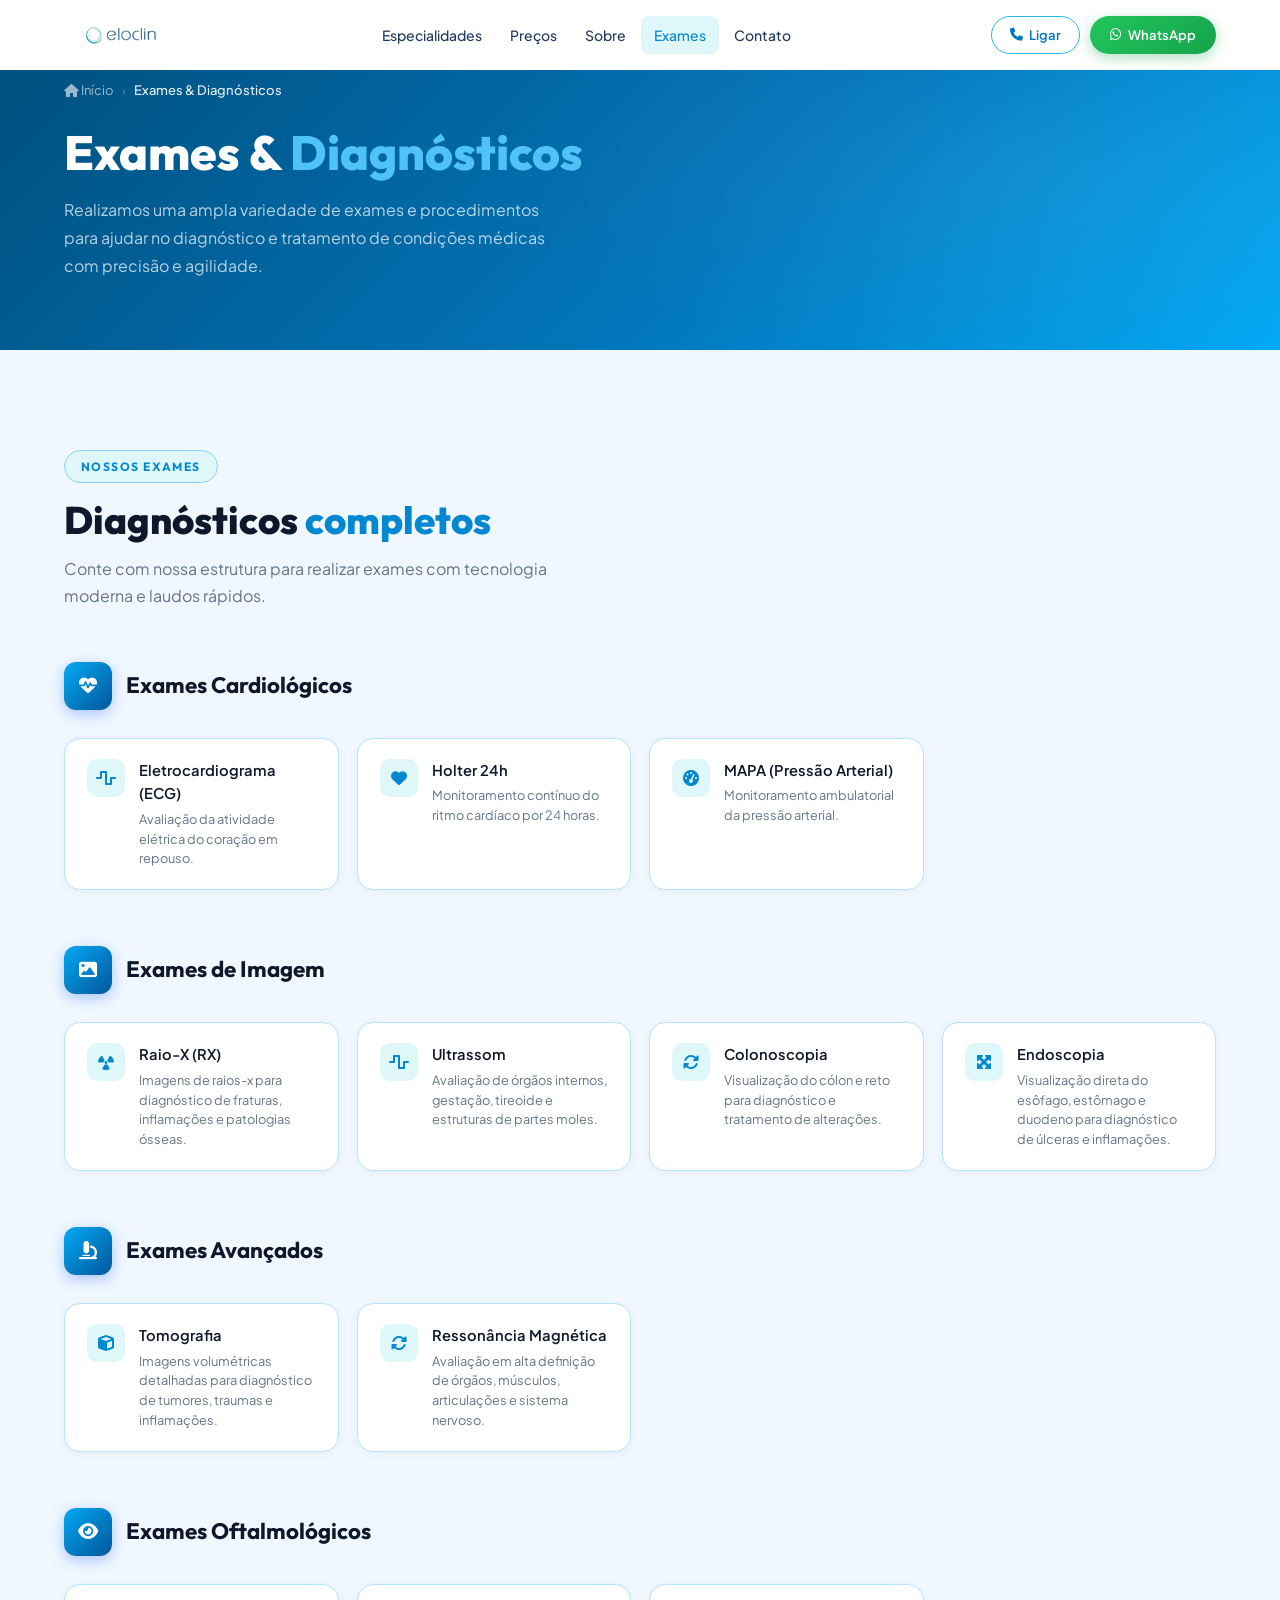
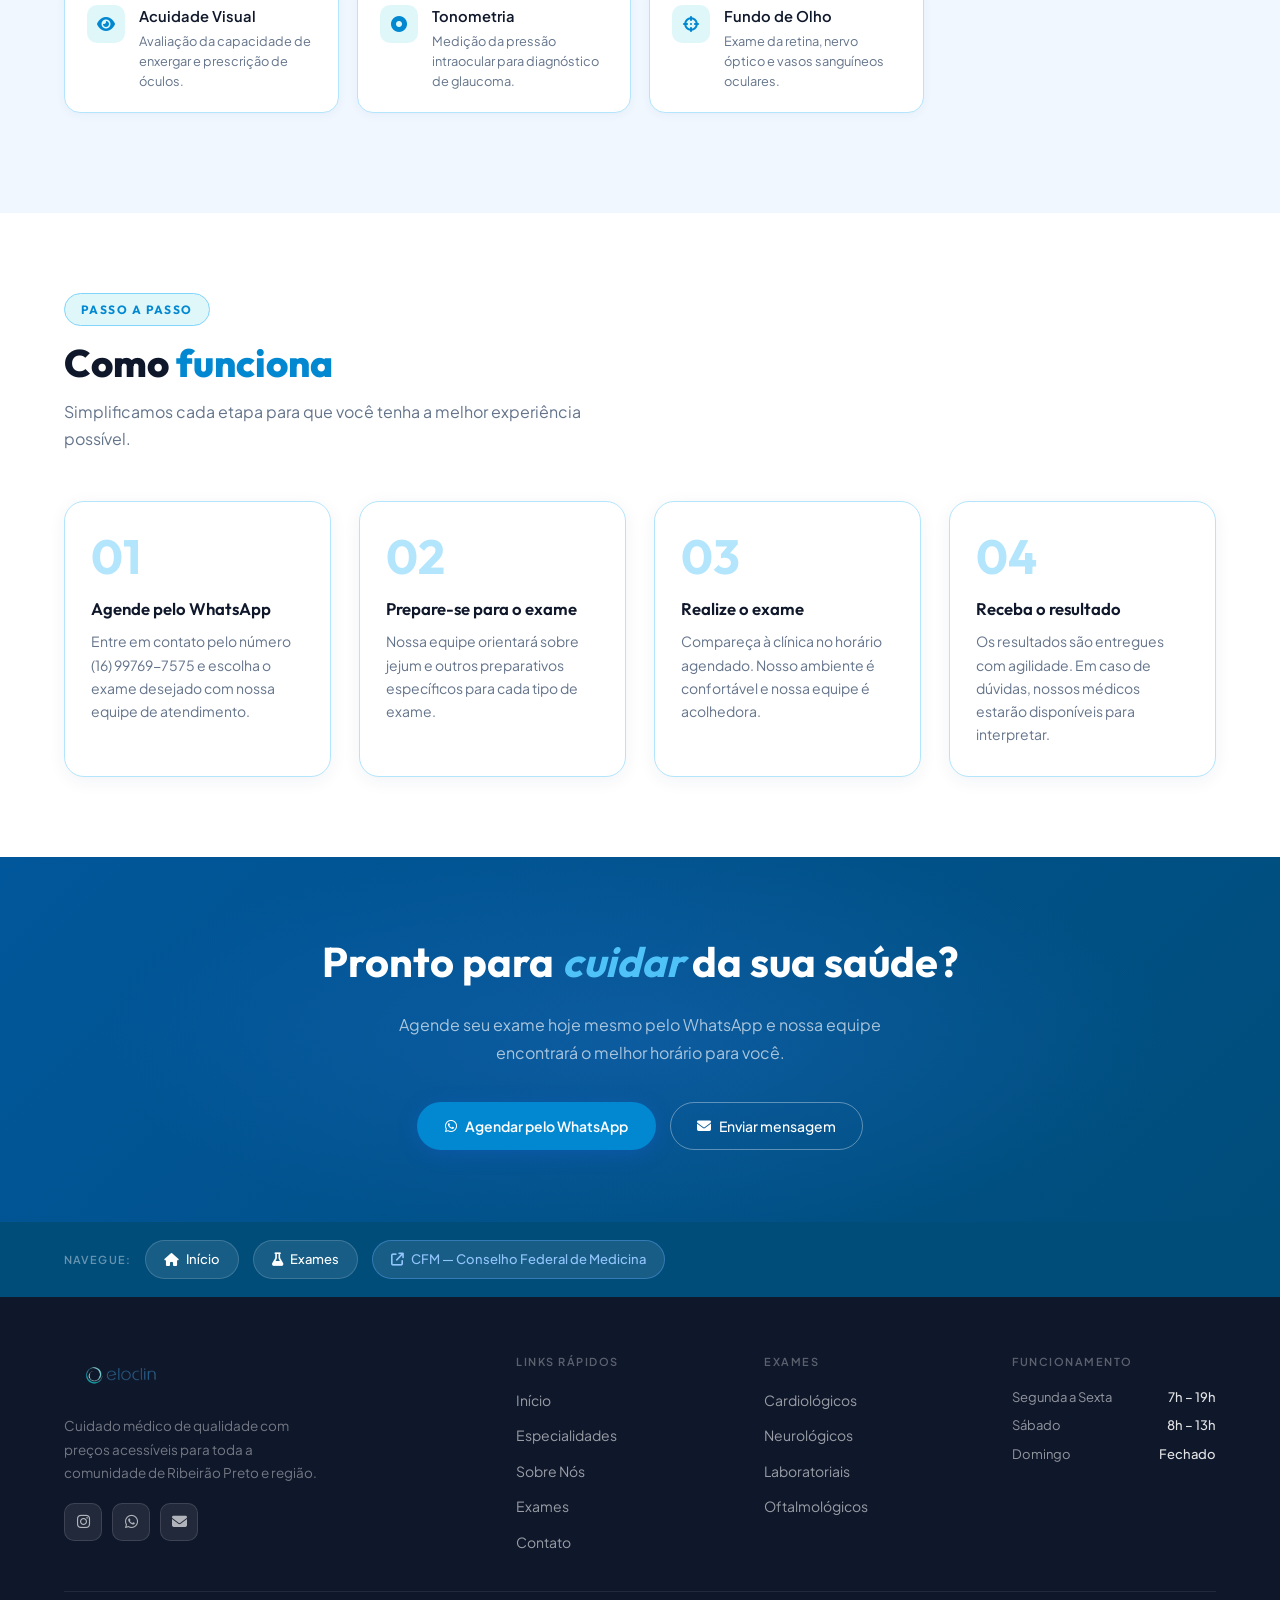
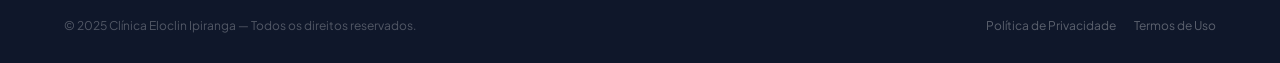
<file: .codex_tmp/Eloclin_accordion/Site/exames.html>
<!DOCTYPE html>
<html lang="pt-BR">
<head>
  <meta charset="UTF-8">
  <meta name="viewport" content="width=device-width, initial-scale=1.0">
  <title>Exames &amp; Diagnósticos | Eloclin Ipiranga</title>
  <meta name="description" content="Exames e diagnósticos na Eloclin Ipiranga em Ribeirão Preto: eletrocardiograma, exames laboratoriais, oftalmológicos, neurológicos e outros procedimentos.">
  <meta property="og:title" content="Exames & Diagnósticos | Eloclin Ipiranga">
  <meta property="og:description" content="Conheça os exames realizados pela Eloclin Ipiranga em Ribeirão Preto e agende pelo WhatsApp.">
  <meta property="og:image" content="https://eloclinipiranga.com.br/imagens/foto3.jpeg">
  <meta property="og:type" content="website">
  <meta property="og:locale" content="pt_BR">
  <link rel="canonical" href="https://eloclinipiranga.com.br/exames.html">
  <link rel="icon" type="image/png" sizes="32x32" href="imagens/favicon-32.png">
  <link rel="icon" type="image/png" sizes="16x16" href="imagens/favicon-16.png">
  <link rel="apple-touch-icon" href="imagens/favicon-180.png">
  <link rel="preconnect" href="https://fonts.googleapis.com">
  <link rel="preconnect" href="https://fonts.gstatic.com" crossorigin>
  <link rel="preload" as="style" href="https://fonts.googleapis.com/css2?family=Outfit:wght@300;400;500;600;700;800&family=Plus+Jakarta+Sans:wght@300;400;500;600&display=swap">
  <link href="https://fonts.googleapis.com/css2?family=Outfit:wght@300;400;500;600;700;800&family=Plus+Jakarta+Sans:wght@300;400;500;600&display=swap" rel="stylesheet" media="print" onload="this.media='all'">
  <noscript><link href="https://fonts.googleapis.com/css2?family=Outfit:wght@300;400;500;600;700;800&family=Plus+Jakarta+Sans:wght@300;400;500;600&display=swap" rel="stylesheet"></noscript>
  <link rel="stylesheet" href="https://cdnjs.cloudflare.com/ajax/libs/font-awesome/6.5.0/css/all.min.css">
  <link rel="stylesheet" href="styles.css">
  <script type="application/ld+json">
    {
      "@context": "https://schema.org",
      "@type": "MedicalClinic",
      "name": "Eloclin Ipiranga",
      "telephone": "+5516997697575",
      "address": {
        "@type": "PostalAddress",
        "streetAddress": "Av. Dom Pedro I, 908",
        "addressLocality": "Ribeirão Preto",
        "addressRegion": "SP",
        "addressCountry": "BR"
      }
    }
  </script>
</head>
<body>

<header id="main-header">
  <a href="index.html" class="logo">
    <img src="imagens/Logo Eloclin.png" alt="Logo Eloclin" class="logo-image">
  </a>
  <nav id="main-nav" aria-label="Navegação principal">
    <a href="index.html#servicos">Especialidades</a>
    <a href="index.html#precos">Preços</a>
    <a href="index.html#sobre">Sobre</a>
    <a href="exames.html" class="active">Exames</a>
    <a href="index.html#contato">Contato</a>
  </nav>
  <div class="header-actions">
    <a href="tel:5516997697575" class="btn-outline"><i class="fa-solid fa-phone"></i> Ligar</a>
    <a href="https://wa.me/5516997697575" target="_blank" rel="noopener" class="btn-whatsapp"><i class="fa-brands fa-whatsapp"></i> WhatsApp</a>
  </div>
  <button type="button" class="hamburger" id="menu-toggle" aria-label="Abrir menu" aria-controls="main-nav" aria-expanded="false">
    <span></span><span></span><span></span>
  </button>
</header>

<!-- HERO -->
<div class="page-hero">
  <div class="page-hero-content">
    <div class="breadcrumb">
      <a href="index.html"><i class="fa-solid fa-house"></i> Início</a>
      <span>›</span>
      <span class="current">Exames &amp; Diagnósticos</span>
    </div>
    <h1>Exames &amp; <em>Diagnósticos</em></h1>
    <p>Realizamos uma ampla variedade de exames e procedimentos para ajudar no diagnóstico e tratamento de condições médicas com precisão e agilidade.</p>
  </div>
</div>

<!-- EXAMES -->
<section id="exames">
  <div class="exames-intro reveal">
    <div class="section-label">Nossos Exames</div>
    <h2 class="section-title">Diagnósticos <em>completos</em></h2>
    <p class="section-sub">Conte com nossa estrutura para realizar exames com tecnologia moderna e laudos rápidos.</p>
  </div>

  <div class="exames-categories">
    <!-- CARDIOLÓGICOS -->
    <div class="reveal">
      <div class="exame-cat-title">
        <div class="exame-cat-icon"><i class="fa-solid fa-heart-pulse"></i></div>
        <h3>Exames Cardiológicos</h3>
      </div>
      <div class="exames-list">
        <div class="exame-item">
          <div class="exame-item-icon"><i class="fa-solid fa-wave-square"></i></div>
          <div><h4>Eletrocardiograma (ECG)</h4><p>Avaliação da atividade elétrica do coração em repouso.</p></div>
        </div>
        <div class="exame-item">
          <div class="exame-item-icon"><i class="fa-solid fa-heart"></i></div>
          <div><h4>Holter 24h</h4><p>Monitoramento contínuo do ritmo cardíaco por 24 horas.</p></div>
        </div>
        <div class="exame-item">
          <div class="exame-item-icon"><i class="fa-solid fa-gauge-high"></i></div>
          <div><h4>MAPA (Pressão Arterial)</h4><p>Monitoramento ambulatorial da pressão arterial.</p></div>
        </div>
      </div>
    </div>

    <!-- EXAMES DE IMAGEM -->
    <div class="reveal">
      <div class="exame-cat-title">
        <div class="exame-cat-icon"><i class="fa-solid fa-image"></i></div>
        <h3>Exames de Imagem</h3>
      </div>
      <div class="exames-list">
        <div class="exame-item">
          <div class="exame-item-icon"><i class="fa-solid fa-radiation"></i></div>
          <div><h4>Raio-X (RX)</h4><p>Imagens de raios-x para diagnóstico de fraturas, inflamações e patologias ósseas.</p></div>
        </div>
        <div class="exame-item">
          <div class="exame-item-icon"><i class="fa-solid fa-wave-square"></i></div>
          <div><h4>Ultrassom</h4><p>Avaliação de órgãos internos, gestação, tireoide e estruturas de partes moles.</p></div>
        </div>
        <div class="exame-item">
          <div class="exame-item-icon"><i class="fa-solid fa-rotate"></i></div>
          <div><h4>Colonoscopia</h4><p>Visualização do cólon e reto para diagnóstico e tratamento de alterações.</p></div>
        </div>
        <div class="exame-item">
          <div class="exame-item-icon"><i class="fa-solid fa-maximize"></i></div>
          <div><h4>Endoscopia</h4><p>Visualização direta do esôfago, estômago e duodeno para diagnóstico de úlceras e inflamações.</p></div>
        </div>
      </div>
    </div>

    <!-- EXAMES AVANÇADOS -->
    <div class="reveal">
      <div class="exame-cat-title">
        <div class="exame-cat-icon"><i class="fa-solid fa-microscope"></i></div>
        <h3>Exames Avançados</h3>
      </div>
      <div class="exames-list">
        <div class="exame-item">
          <div class="exame-item-icon"><i class="fa-solid fa-cube"></i></div>
          <div><h4>Tomografia</h4><p>Imagens volumétricas detalhadas para diagnóstico de tumores, traumas e inflamações.</p></div>
        </div>
        <div class="exame-item">
          <div class="exame-item-icon"><i class="fa-solid fa-rotate"></i></div>
          <div><h4>Ressonância Magnética</h4><p>Avaliação em alta definição de órgãos, músculos, articulações e sistema nervoso.</p></div>
        </div>
      </div>
    </div>

    <!-- OFTALMOLÓGICOS -->
    <div class="reveal">
      <div class="exame-cat-title">
        <div class="exame-cat-icon"><i class="fa-solid fa-eye"></i></div>
        <h3>Exames Oftalmológicos</h3>
      </div>
      <div class="exames-list">
        <div class="exame-item">
          <div class="exame-item-icon"><i class="fa-solid fa-eye"></i></div>
          <div><h4>Acuidade Visual</h4><p>Avaliação da capacidade de enxergar e prescrição de óculos.</p></div>
        </div>
        <div class="exame-item">
          <div class="exame-item-icon"><i class="fa-solid fa-circle-dot"></i></div>
          <div><h4>Tonometria</h4><p>Medição da pressão intraocular para diagnóstico de glaucoma.</p></div>
        </div>
        <div class="exame-item">
          <div class="exame-item-icon"><i class="fa-solid fa-crosshairs"></i></div>
          <div><h4>Fundo de Olho</h4><p>Exame da retina, nervo óptico e vasos sanguíneos oculares.</p></div>
        </div>
      </div>
    </div>
  </div>
</section>

<!-- COMO FUNCIONA -->
<section id="como-funciona">
  <div class="reveal">
    <div class="section-label">Passo a Passo</div>
    <h2 class="section-title">Como <em>funciona</em></h2>
    <p class="section-sub">Simplificamos cada etapa para que você tenha a melhor experiência possível.</p>
  </div>
  <div class="steps-grid">
    <div class="step-card reveal">
      <div class="step-num">01</div>
      <h3>Agende pelo WhatsApp</h3>
      <p>Entre em contato pelo número (16) 99769-7575 e escolha o exame desejado com nossa equipe de atendimento.</p>
    </div>
    <div class="step-card reveal">
      <div class="step-num">02</div>
      <h3>Prepare-se para o exame</h3>
      <p>Nossa equipe orientará sobre jejum e outros preparativos específicos para cada tipo de exame.</p>
    </div>
    <div class="step-card reveal">
      <div class="step-num">03</div>
      <h3>Realize o exame</h3>
      <p>Compareça à clínica no horário agendado. Nosso ambiente é confortável e nossa equipe é acolhedora.</p>
    </div>
    <div class="step-card reveal">
      <div class="step-num">04</div>
      <h3>Receba o resultado</h3>
      <p>Os resultados são entregues com agilidade. Em caso de dúvidas, nossos médicos estarão disponíveis para interpretar.</p>
    </div>
  </div>
</section>

<!-- CTA -->
<div class="cta-section">
  <h2>Pronto para <em>cuidar</em> da sua saúde?</h2>
  <p>Agende seu exame hoje mesmo pelo WhatsApp e nossa equipe encontrará o melhor horário para você.</p>
  <div class="cta-actions">
    <a href="https://wa.me/5516997697575" target="_blank" rel="noopener" class="btn-white"><i class="fa-brands fa-whatsapp"></i> Agendar pelo WhatsApp</a>
    <a href="index.html#contato" class="btn-wht-outline"><i class="fa-solid fa-envelope"></i> Enviar mensagem</a>
  </div>
</div>

<!-- PAGE LINKS BAR -->
<div class="page-links-bar">
  <span>Navegue:</span>
  <a href="index.html"><i class="fa-solid fa-house"></i> Início</a>
  <a href="exames.html"><i class="fa-solid fa-flask"></i> Exames</a>
  <a href="https://www.cfm.org.br" target="_blank" rel="noopener" class="external"><i class="fa-solid fa-arrow-up-right-from-square"></i> CFM — Conselho Federal de Medicina</a>
</div>

<!-- FOOTER -->
<footer>
  <div class="footer-grid">
    <div class="footer-brand">
      <a href="index.html" class="logo">
        <img src="imagens/Logo Eloclin.png" alt="Logo Eloclin" class="logo-image">
      </a>
      <p class="footer-desc">Cuidado médico de qualidade com preços acessíveis para toda a comunidade de Ribeirão Preto e região.</p>
      <div class="footer-socials">
        <a href="https://www.instagram.com/eloclinipiranga/" target="_blank" rel="noopener" title="Instagram"><i class="fa-brands fa-instagram"></i></a>
        <a href="https://wa.me/5516997697575" target="_blank" rel="noopener" title="WhatsApp"><i class="fa-brands fa-whatsapp"></i></a>
        <a href="mailto:eloclin.ipiranga@gmail.com" title="E-mail"><i class="fa-solid fa-envelope"></i></a>
      </div>
    </div>
    <div>
      <div class="footer-col-title">Links Rápidos</div>
      <ul class="footer-links">
        <li><a href="index.html">Início</a></li>
        <li><a href="index.html#servicos">Especialidades</a></li>
        <li><a href="index.html#sobre">Sobre Nós</a></li>
        <li><a href="exames.html">Exames</a></li>
        <li><a href="index.html#contato">Contato</a></li>
      </ul>
    </div>
    <div>
      <div class="footer-col-title">Exames</div>
      <ul class="footer-links">
        <li><a href="#exames">Cardiológicos</a></li>
        <li><a href="#exames">Neurológicos</a></li>
        <li><a href="#exames">Laboratoriais</a></li>
        <li><a href="#exames">Oftalmológicos</a></li>
      </ul>
    </div>
    <div>
      <div class="footer-col-title">Funcionamento</div>
      <ul class="footer-hours">
        <li><span class="day">Segunda a Sexta</span><span class="time">7h – 19h</span></li>
        <li><span class="day">Sábado</span><span class="time">8h – 13h</span></li>
        <li><span class="day">Domingo</span><span class="time">Fechado</span></li>
      </ul>
    </div>
  </div>
  <div class="footer-bottom">
    <div class="footer-copy">© 2025 Clínica Eloclin Ipiranga — Todos os direitos reservados.</div>
    <div class="footer-bottom-links">
      <a href="politica-de-privacidade.html">Política de Privacidade</a>
      <a href="termos-de-uso.html">Termos de Uso</a>
    </div>
  </div>
</footer>

<script>
  const nav = document.getElementById('main-nav');
  const menuToggle = document.getElementById('menu-toggle');

  menuToggle.addEventListener('click', () => {
    const isOpen = nav.classList.toggle('open');
    menuToggle.classList.toggle('open', isOpen);
    menuToggle.setAttribute('aria-expanded', String(isOpen));
    menuToggle.setAttribute('aria-label', isOpen ? 'Fechar menu' : 'Abrir menu');
  });

  nav.querySelectorAll('a').forEach(link => {
    link.addEventListener('click', () => {
      nav.classList.remove('open');
      menuToggle.classList.remove('open');
      menuToggle.setAttribute('aria-expanded', 'false');
      menuToggle.setAttribute('aria-label', 'Abrir menu');
    });
  });

  const observer = new IntersectionObserver((entries) => {
    entries.forEach(e => {
      if (e.isIntersecting) { e.target.classList.add('visible'); observer.unobserve(e.target); }
    });
  }, { threshold: 0.10 });
  document.querySelectorAll('.reveal').forEach(el => observer.observe(el));
</script>
</body>
</html>
</file>
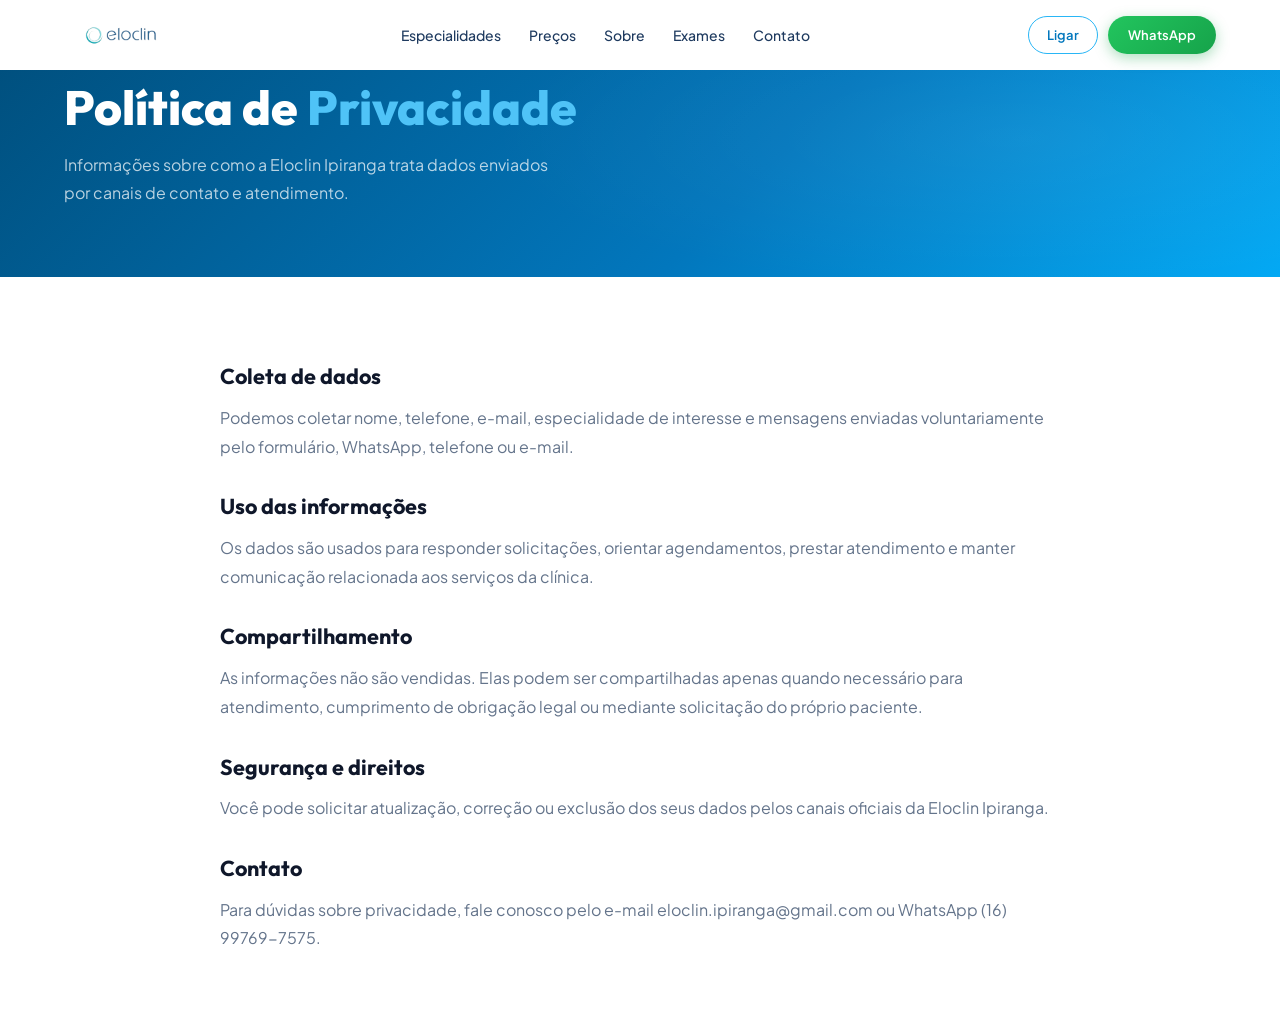
<file: .codex_tmp/Eloclin_accordion/Site/politica-de-privacidade.html>
<!DOCTYPE html>
<html lang="pt-BR">
<head>
  <meta charset="UTF-8">
  <meta name="viewport" content="width=device-width, initial-scale=1.0">
  <title>Política de Privacidade | Eloclin Ipiranga</title>
  <meta name="description" content="Política de Privacidade da Eloclin Ipiranga.">
  <link rel="icon" type="image/png" sizes="32x32" href="imagens/favicon-32.png">
  <link rel="icon" type="image/png" sizes="16x16" href="imagens/favicon-16.png">
  <link rel="apple-touch-icon" href="imagens/favicon-180.png">
  <link rel="preconnect" href="https://fonts.googleapis.com">
  <link rel="preconnect" href="https://fonts.gstatic.com" crossorigin>
  <link rel="preload" as="style" href="https://fonts.googleapis.com/css2?family=Outfit:wght@300;400;500;600;700;800&family=Plus+Jakarta+Sans:wght@300;400;500;600&display=swap">
  <link href="https://fonts.googleapis.com/css2?family=Outfit:wght@300;400;500;600;700;800&family=Plus+Jakarta+Sans:wght@300;400;500;600&display=swap" rel="stylesheet" media="print" onload="this.media='all'">
  <noscript><link href="https://fonts.googleapis.com/css2?family=Outfit:wght@300;400;500;600;700;800&family=Plus+Jakarta+Sans:wght@300;400;500;600&display=swap" rel="stylesheet"></noscript>
  <link rel="stylesheet" href="styles.css">
</head>
<body>
  <header id="main-header">
    <a href="index.html" class="logo">
      <img src="imagens/Logo Eloclin.png" alt="Logo Eloclin" class="logo-image">
    </a>
    <nav id="main-nav" aria-label="Navegação principal">
      <a href="index.html#servicos">Especialidades</a>
      <a href="index.html#precos">Preços</a>
      <a href="index.html#sobre">Sobre</a>
      <a href="exames.html">Exames</a>
      <a href="index.html#contato">Contato</a>
    </nav>
    <div class="header-actions">
      <a href="tel:5516997697575" class="btn-outline">Ligar</a>
      <a href="https://wa.me/5516997697575" target="_blank" rel="noopener" class="btn-whatsapp">WhatsApp</a>
    </div>
    <button type="button" class="hamburger" id="menu-toggle" aria-label="Abrir menu" aria-controls="main-nav" aria-expanded="false">
      <span></span><span></span><span></span>
    </button>
  </header>

  <section class="page-hero">
    <div class="page-hero-content">
      <h1>Política de <em>Privacidade</em></h1>
      <p>Informações sobre como a Eloclin Ipiranga trata dados enviados por canais de contato e atendimento.</p>
    </div>
  </section>

  <section class="legal-section">
    <div class="legal-content">
      <h2>Coleta de dados</h2>
      <p>Podemos coletar nome, telefone, e-mail, especialidade de interesse e mensagens enviadas voluntariamente pelo formulário, WhatsApp, telefone ou e-mail.</p>
      <h2>Uso das informações</h2>
      <p>Os dados são usados para responder solicitações, orientar agendamentos, prestar atendimento e manter comunicação relacionada aos serviços da clínica.</p>
      <h2>Compartilhamento</h2>
      <p>As informações não são vendidas. Elas podem ser compartilhadas apenas quando necessário para atendimento, cumprimento de obrigação legal ou mediante solicitação do próprio paciente.</p>
      <h2>Segurança e direitos</h2>
      <p>Você pode solicitar atualização, correção ou exclusão dos seus dados pelos canais oficiais da Eloclin Ipiranga.</p>
      <h2>Contato</h2>
      <p>Para dúvidas sobre privacidade, fale conosco pelo e-mail eloclin.ipiranga@gmail.com ou WhatsApp (16) 99769-7575.</p>
    </div>
  </section>
  <script>
    const nav = document.getElementById('main-nav');
    const menuToggle = document.getElementById('menu-toggle');

    menuToggle.addEventListener('click', () => {
      const isOpen = nav.classList.toggle('open');
      menuToggle.classList.toggle('open', isOpen);
      menuToggle.setAttribute('aria-expanded', String(isOpen));
      menuToggle.setAttribute('aria-label', isOpen ? 'Fechar menu' : 'Abrir menu');
    });
  </script>
</body>
</html>
</file>
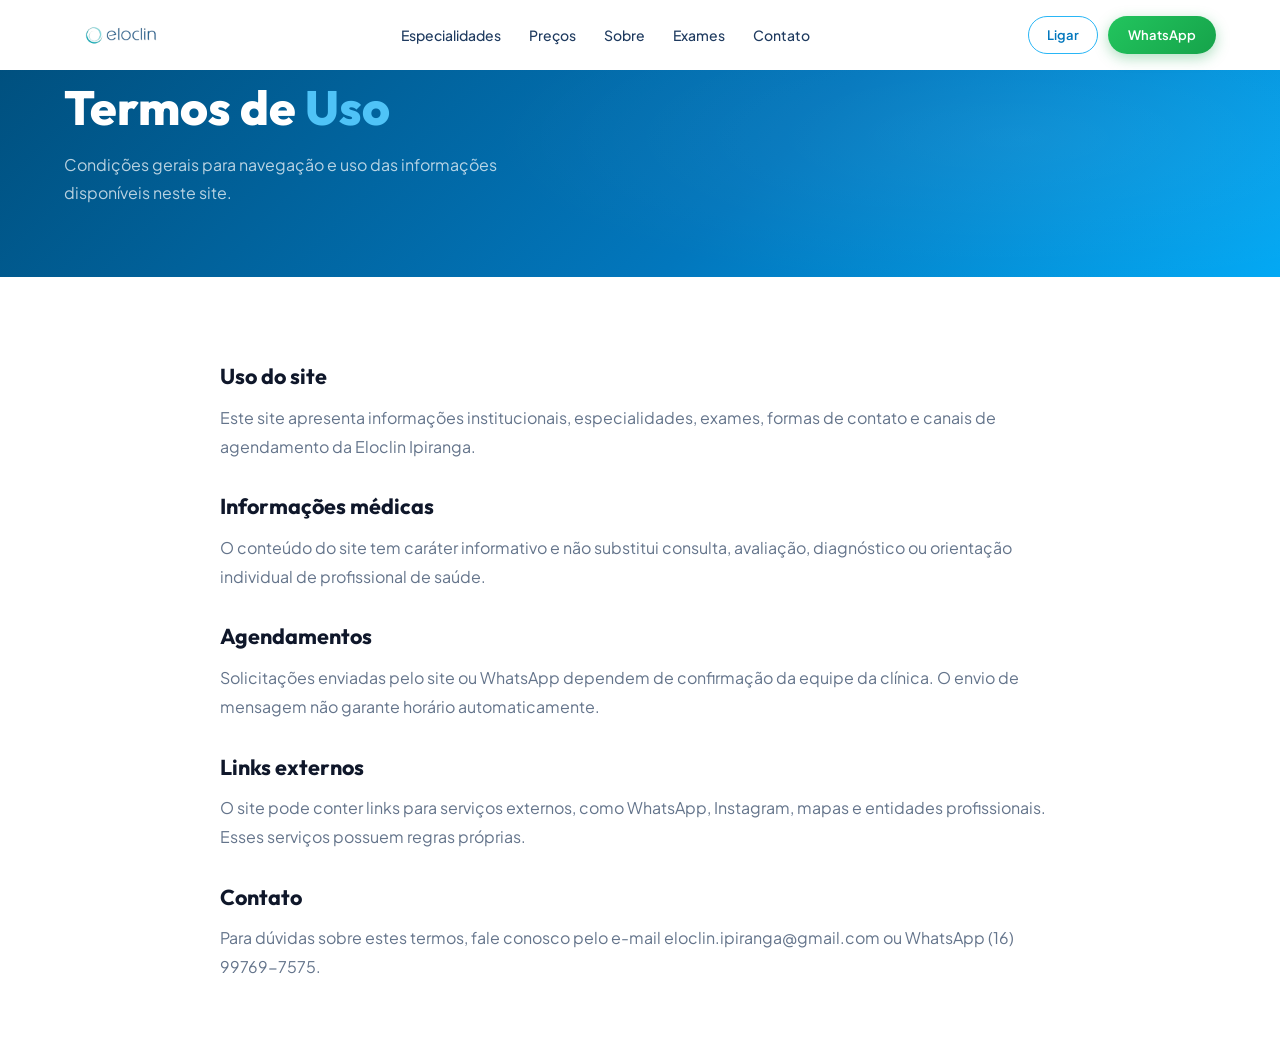
<file: .codex_tmp/Eloclin_accordion/Site/termos-de-uso.html>
<!DOCTYPE html>
<html lang="pt-BR">
<head>
  <meta charset="UTF-8">
  <meta name="viewport" content="width=device-width, initial-scale=1.0">
  <title>Termos de Uso | Eloclin Ipiranga</title>
  <meta name="description" content="Termos de Uso do site da Eloclin Ipiranga.">
  <link rel="icon" type="image/png" sizes="32x32" href="imagens/favicon-32.png">
  <link rel="icon" type="image/png" sizes="16x16" href="imagens/favicon-16.png">
  <link rel="apple-touch-icon" href="imagens/favicon-180.png">
  <link rel="preconnect" href="https://fonts.googleapis.com">
  <link rel="preconnect" href="https://fonts.gstatic.com" crossorigin>
  <link rel="preload" as="style" href="https://fonts.googleapis.com/css2?family=Outfit:wght@300;400;500;600;700;800&family=Plus+Jakarta+Sans:wght@300;400;500;600&display=swap">
  <link href="https://fonts.googleapis.com/css2?family=Outfit:wght@300;400;500;600;700;800&family=Plus+Jakarta+Sans:wght@300;400;500;600&display=swap" rel="stylesheet" media="print" onload="this.media='all'">
  <noscript><link href="https://fonts.googleapis.com/css2?family=Outfit:wght@300;400;500;600;700;800&family=Plus+Jakarta+Sans:wght@300;400;500;600&display=swap" rel="stylesheet"></noscript>
  <link rel="stylesheet" href="styles.css">
</head>
<body>
  <header id="main-header">
    <a href="index.html" class="logo">
      <img src="imagens/Logo Eloclin.png" alt="Logo Eloclin" class="logo-image">
    </a>
    <nav id="main-nav" aria-label="Navegação principal">
      <a href="index.html#servicos">Especialidades</a>
      <a href="index.html#precos">Preços</a>
      <a href="index.html#sobre">Sobre</a>
      <a href="exames.html">Exames</a>
      <a href="index.html#contato">Contato</a>
    </nav>
    <div class="header-actions">
      <a href="tel:5516997697575" class="btn-outline">Ligar</a>
      <a href="https://wa.me/5516997697575" target="_blank" rel="noopener" class="btn-whatsapp">WhatsApp</a>
    </div>
    <button type="button" class="hamburger" id="menu-toggle" aria-label="Abrir menu" aria-controls="main-nav" aria-expanded="false">
      <span></span><span></span><span></span>
    </button>
  </header>

  <section class="page-hero">
    <div class="page-hero-content">
      <h1>Termos de <em>Uso</em></h1>
      <p>Condições gerais para navegação e uso das informações disponíveis neste site.</p>
    </div>
  </section>

  <section class="legal-section">
    <div class="legal-content">
      <h2>Uso do site</h2>
      <p>Este site apresenta informações institucionais, especialidades, exames, formas de contato e canais de agendamento da Eloclin Ipiranga.</p>
      <h2>Informações médicas</h2>
      <p>O conteúdo do site tem caráter informativo e não substitui consulta, avaliação, diagnóstico ou orientação individual de profissional de saúde.</p>
      <h2>Agendamentos</h2>
      <p>Solicitações enviadas pelo site ou WhatsApp dependem de confirmação da equipe da clínica. O envio de mensagem não garante horário automaticamente.</p>
      <h2>Links externos</h2>
      <p>O site pode conter links para serviços externos, como WhatsApp, Instagram, mapas e entidades profissionais. Esses serviços possuem regras próprias.</p>
      <h2>Contato</h2>
      <p>Para dúvidas sobre estes termos, fale conosco pelo e-mail eloclin.ipiranga@gmail.com ou WhatsApp (16) 99769-7575.</p>
    </div>
  </section>
  <script>
    const nav = document.getElementById('main-nav');
    const menuToggle = document.getElementById('menu-toggle');

    menuToggle.addEventListener('click', () => {
      const isOpen = nav.classList.toggle('open');
      menuToggle.classList.toggle('open', isOpen);
      menuToggle.setAttribute('aria-expanded', String(isOpen));
      menuToggle.setAttribute('aria-label', isOpen ? 'Fechar menu' : 'Abrir menu');
    });
  </script>
</body>
</html>
</file>
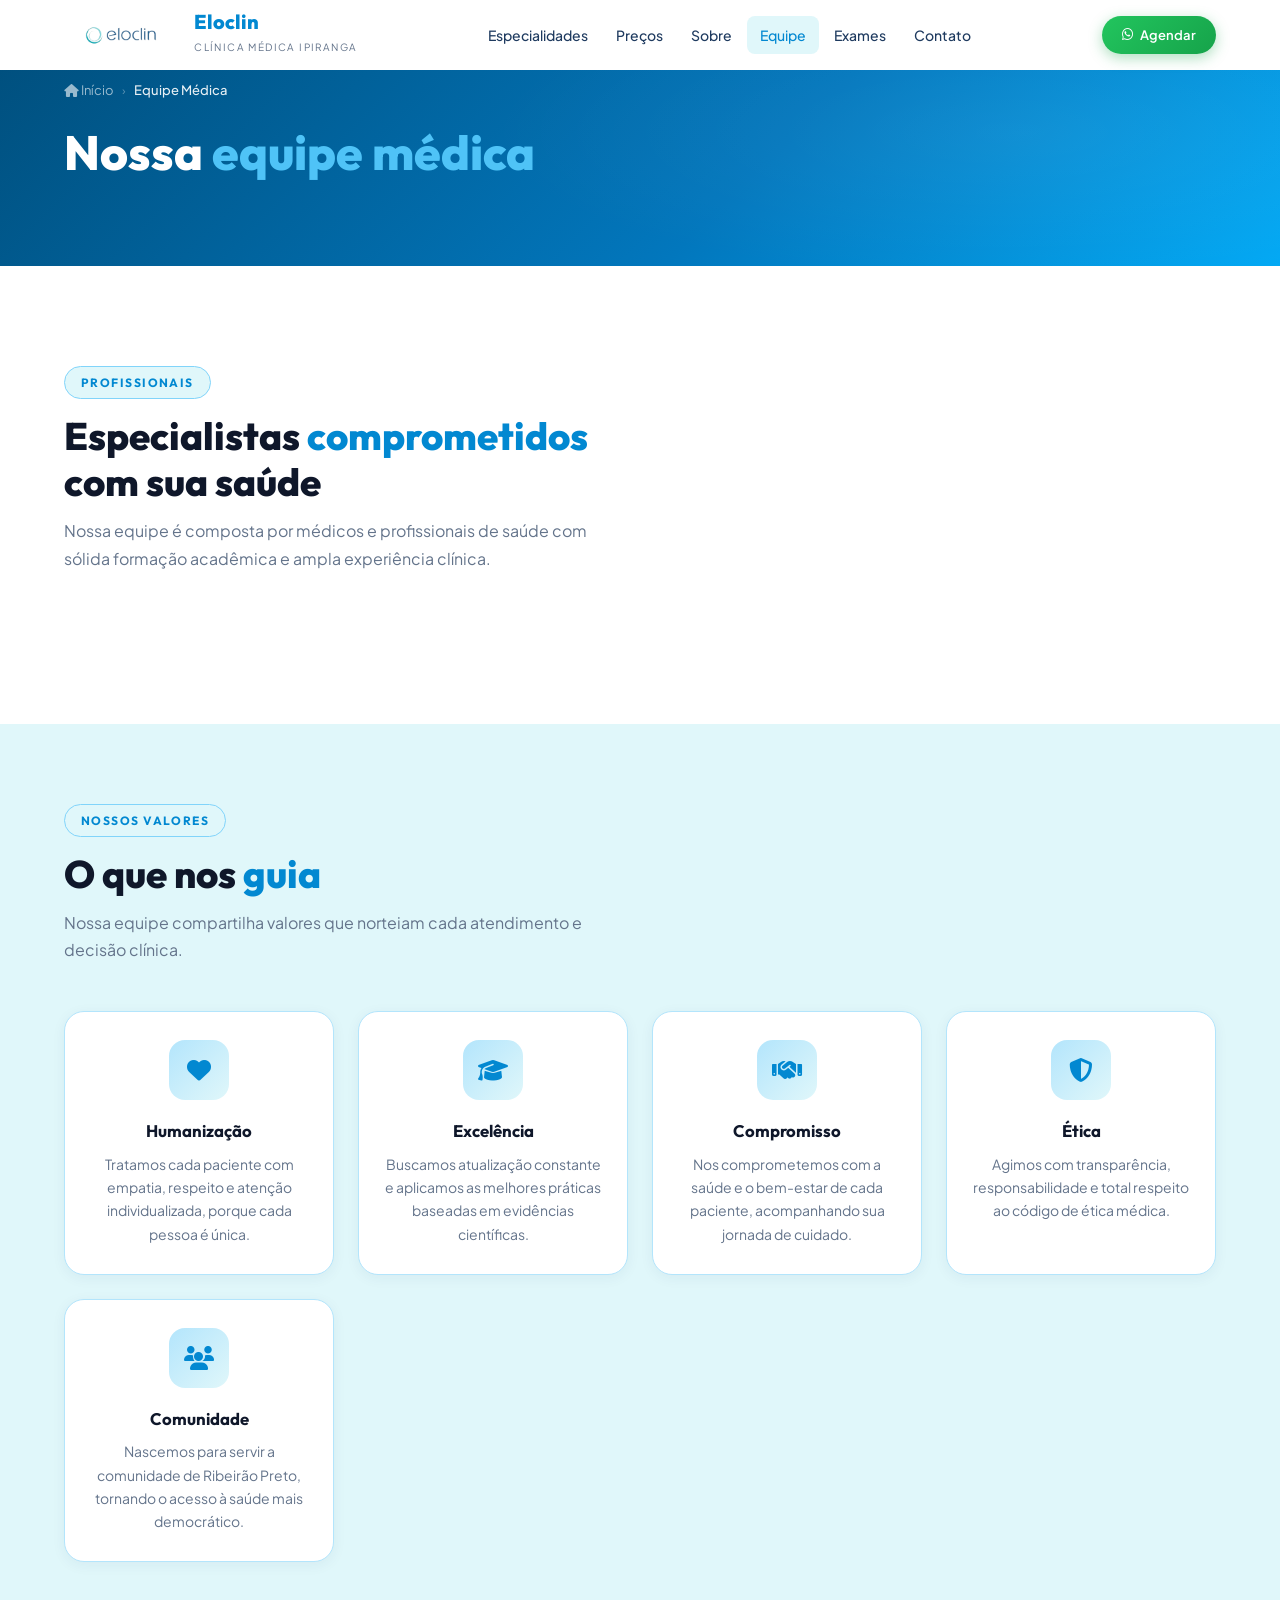
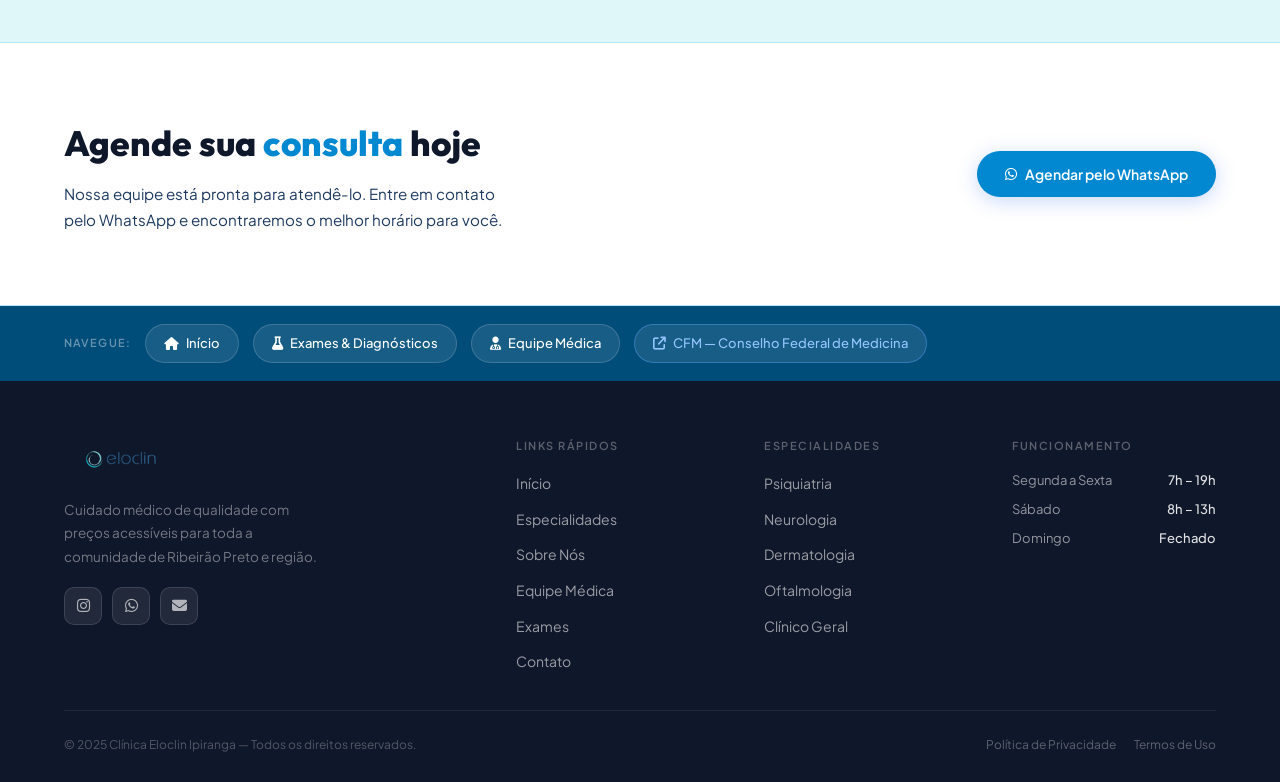
<file: backup_site/Eloclin_accordion/Site/equipe.html>
<!DOCTYPE html>
<html lang="pt-BR">
<head>
  <meta charset="UTF-8">
  <meta name="viewport" content="width=device-width, initial-scale=1.0">
  <title>Equipe Médica | Eloclin Ipiranga</title>
  <meta name="description" content="Conheça a equipe médica da Eloclin Ipiranga, clínica médica popular em Ribeirão Preto com atendimento multidisciplinar e humanizado.">
  <meta property="og:title" content="Equipe Médica | Eloclin Ipiranga">
  <meta property="og:description" content="Profissionais qualificados para atendimento médico acessível e humanizado em Ribeirão Preto.">
  <meta property="og:image" content="https://eloclinipiranga.com.br/imagens/foto2.jpeg">
  <meta property="og:type" content="website">
  <meta property="og:locale" content="pt_BR">
  <link rel="canonical" href="https://eloclinipiranga.com.br/equipe.html">
  <link rel="icon" type="image/png" sizes="32x32" href="imagens/favicon-32.png">
  <link rel="icon" type="image/png" sizes="16x16" href="imagens/favicon-16.png">
  <link rel="apple-touch-icon" href="imagens/favicon-180.png">
  <link rel="preconnect" href="https://fonts.googleapis.com">
  <link rel="preconnect" href="https://fonts.gstatic.com" crossorigin>
  <link rel="preload" as="style" href="https://fonts.googleapis.com/css2?family=Outfit:wght@300;400;500;600;700;800&family=Plus+Jakarta+Sans:wght@300;400;500;600&display=swap">
  <link href="https://fonts.googleapis.com/css2?family=Outfit:wght@300;400;500;600;700;800&family=Plus+Jakarta+Sans:wght@300;400;500;600&display=swap" rel="stylesheet" media="print" onload="this.media='all'">
  <noscript><link href="https://fonts.googleapis.com/css2?family=Outfit:wght@300;400;500;600;700;800&family=Plus+Jakarta+Sans:wght@300;400;500;600&display=swap" rel="stylesheet"></noscript>
  <link rel="stylesheet" href="https://cdnjs.cloudflare.com/ajax/libs/font-awesome/6.5.0/css/all.min.css">
  <link rel="stylesheet" href="styles.css">
  <script type="application/ld+json">
    {
      "@context": "https://schema.org",
      "@type": "MedicalClinic",
      "name": "Eloclin Ipiranga",
      "telephone": "+5516997697575",
      "address": {
        "@type": "PostalAddress",
        "streetAddress": "Av. Dom Pedro I, 908",
        "addressLocality": "Ribeirão Preto",
        "addressRegion": "SP",
        "addressCountry": "BR"
      }
    }
  </script>
</head>
<body>

<header id="main-header">
  <a href="index.html" class="logo">
    <img src="imagens/Logo Eloclin.png" alt="Logo Eloclin" class="logo-image">
    <div>
      <span class="logo-name">Eloclin</span>
      <span class="logo-tagline">Clínica Médica Ipiranga</span>
    </div>
  </a>
  <nav id="main-nav" aria-label="Navegação principal">
    <a href="index.html#servicos">Especialidades</a>
    <a href="index.html#precos">Preços</a>
    <a href="index.html#sobre">Sobre</a>
    <a href="equipe.html" class="active">Equipe</a>
    <a href="exames.html">Exames</a>
    <a href="index.html#contato">Contato</a>
  </nav>
  <div class="header-actions">
    <a href="https://wa.me/5516997697575" target="_blank" rel="noopener" class="btn-whatsapp"><i class="fa-brands fa-whatsapp"></i> Agendar</a>
  </div>
  <button type="button" class="hamburger" id="menu-toggle" aria-label="Abrir menu" aria-controls="main-nav" aria-expanded="false">
    <span></span><span></span><span></span>
  </button>
</header>

<!-- HERO -->
<div class="page-hero">
  <div class="page-hero-content">
    <div class="breadcrumb">
      <a href="index.html"><i class="fa-solid fa-house"></i> Início</a>
      <span>›</span>
      <span class="current">Equipe Médica</span>
    </div>
    <h1>Nossa <em>equipe médica</em></h1>
  </div>
</div>

<!-- EQUIPE -->
<section id="equipe">
  <div class="equipe-intro reveal">
    <div class="section-label">Profissionais</div>
    <h2 class="section-title">Especialistas <em>comprometidos</em><br>com sua saúde</h2>
    <p class="section-sub">Nossa equipe é composta por médicos e profissionais de saúde com sólida formação acadêmica e ampla experiência clínica.</p>
  </div>
</section>

<!-- VALORES -->
<section id="valores">
  <div class="reveal">
    <div class="section-label">Nossos Valores</div>
    <h2 class="section-title">O que nos <em>guia</em></h2>
    <p class="section-sub">Nossa equipe compartilha valores que norteiam cada atendimento e decisão clínica.</p>
  </div>
  <div class="valores-grid">
    <div class="valor-card reveal">
      <div class="valor-icon"><i class="fa-solid fa-heart"></i></div>
      <h3>Humanização</h3>
      <p>Tratamos cada paciente com empatia, respeito e atenção individualizada, porque cada pessoa é única.</p>
    </div>
    <div class="valor-card reveal">
      <div class="valor-icon"><i class="fa-solid fa-graduation-cap"></i></div>
      <h3>Excelência</h3>
      <p>Buscamos atualização constante e aplicamos as melhores práticas baseadas em evidências científicas.</p>
    </div>
    <div class="valor-card reveal">
      <div class="valor-icon"><i class="fa-solid fa-handshake"></i></div>
      <h3>Compromisso</h3>
      <p>Nos comprometemos com a saúde e o bem-estar de cada paciente, acompanhando sua jornada de cuidado.</p>
    </div>
    <div class="valor-card reveal">
      <div class="valor-icon"><i class="fa-solid fa-shield-halved"></i></div>
      <h3>Ética</h3>
      <p>Agimos com transparência, responsabilidade e total respeito ao código de ética médica.</p>
    </div>
    <div class="valor-card reveal">
      <div class="valor-icon"><i class="fa-solid fa-users"></i></div>
      <h3>Comunidade</h3>
      <p>Nascemos para servir a comunidade de Ribeirão Preto, tornando o acesso à saúde mais democrático.</p>
    </div>
  </div>
</section>

<!-- JOIN CTA -->
<div class="join-section">
  <div>
    <h2>Agende sua <em>consulta</em> hoje</h2>
    <p>Nossa equipe está pronta para atendê-lo. Entre em contato pelo WhatsApp e encontraremos o melhor horário para você.</p>
  </div>
  <a href="https://wa.me/5516997697575" target="_blank" rel="noopener" class="btn-white"><i class="fa-brands fa-whatsapp"></i> Agendar pelo WhatsApp</a>
</div>

<!-- PAGE LINKS BAR -->
<div class="page-links-bar">
  <span>Navegue:</span>
  <a href="index.html"><i class="fa-solid fa-house"></i> Início</a>
  <a href="exames.html"><i class="fa-solid fa-flask"></i> Exames &amp; Diagnósticos</a>
  <a href="equipe.html"><i class="fa-solid fa-user-doctor"></i> Equipe Médica</a>
  <a href="https://www.cfm.org.br" target="_blank" rel="noopener" class="external"><i class="fa-solid fa-arrow-up-right-from-square"></i> CFM — Conselho Federal de Medicina</a>
</div>

<!-- FOOTER -->
<footer>
  <div class="footer-grid">
    <div class="footer-brand">
      <a href="index.html" class="logo">
        <img src="imagens/Logo Eloclin.png" alt="Logo Eloclin" class="logo-image">
      </a>
      <p class="footer-desc">Cuidado médico de qualidade com preços acessíveis para toda a comunidade de Ribeirão Preto e região.</p>
      <div class="footer-socials">
        <a href="https://www.instagram.com/eloclinipiranga/" target="_blank" rel="noopener" title="Instagram"><i class="fa-brands fa-instagram"></i></a>
        <a href="https://wa.me/5516997697575" target="_blank" rel="noopener" title="WhatsApp"><i class="fa-brands fa-whatsapp"></i></a>
        <a href="mailto:eloclin.ipiranga@gmail.com" title="E-mail"><i class="fa-solid fa-envelope"></i></a>
      </div>
    </div>
    <div>
      <div class="footer-col-title">Links Rápidos</div>
      <ul class="footer-links">
        <li><a href="index.html">Início</a></li>
        <li><a href="index.html#servicos">Especialidades</a></li>
        <li><a href="index.html#sobre">Sobre Nós</a></li>
        <li><a href="equipe.html">Equipe Médica</a></li>
        <li><a href="exames.html">Exames</a></li>
        <li><a href="index.html#contato">Contato</a></li>
      </ul>
    </div>
    <div>
      <div class="footer-col-title">Especialidades</div>
      <ul class="footer-links">
        <li><a href="index.html#servicos">Psiquiatria</a></li>
        <li><a href="index.html#servicos">Neurologia</a></li>
        <li><a href="index.html#servicos">Dermatologia</a></li>
        <li><a href="index.html#servicos">Oftalmologia</a></li>
        <li><a href="index.html#servicos">Clínico Geral</a></li>
      </ul>
    </div>
    <div>
      <div class="footer-col-title">Funcionamento</div>
      <ul class="footer-hours">
        <li><span class="day">Segunda a Sexta</span><span class="time">7h – 19h</span></li>
        <li><span class="day">Sábado</span><span class="time">8h – 13h</span></li>
        <li><span class="day">Domingo</span><span class="time">Fechado</span></li>
      </ul>
    </div>
  </div>
  <div class="footer-bottom">
    <div class="footer-copy">© 2025 Clínica Eloclin Ipiranga — Todos os direitos reservados.</div>
    <div class="footer-bottom-links">
      <a href="politica-de-privacidade.html">Política de Privacidade</a>
      <a href="termos-de-uso.html">Termos de Uso</a>
    </div>
  </div>
</footer>

<script>
  const nav = document.getElementById('main-nav');
  const menuToggle = document.getElementById('menu-toggle');

  menuToggle.addEventListener('click', () => {
    const isOpen = nav.classList.toggle('open');
    menuToggle.classList.toggle('open', isOpen);
    menuToggle.setAttribute('aria-expanded', String(isOpen));
    menuToggle.setAttribute('aria-label', isOpen ? 'Fechar menu' : 'Abrir menu');
  });

  nav.querySelectorAll('a').forEach(link => {
    link.addEventListener('click', () => {
      nav.classList.remove('open');
      menuToggle.classList.remove('open');
      menuToggle.setAttribute('aria-expanded', 'false');
      menuToggle.setAttribute('aria-label', 'Abrir menu');
    });
  });

  const observer = new IntersectionObserver((entries) => {
    entries.forEach(e => {
      if (e.isIntersecting) { e.target.classList.add('visible'); observer.unobserve(e.target); }
    });
  }, { threshold: 0.10 });
  document.querySelectorAll('.reveal').forEach(el => observer.observe(el));
</script>
</body>
</html>
</file>
<file: styles.css>
/* ═══════════════════════════════════════════════════════════════════════════ */
/* ELOCLIN IPIRANGA - GLOBAL STYLES                                             */
/* ═══════════════════════════════════════════════════════════════════════════ */

/* ─── COLOR & TYPOGRAPHY VARIABLES ─── */
:root {
  --blue-50:  #e9fbfb;
  --blue-100: #c9f2f4;
  --blue-200: #8fe2e8;
  --blue-300: #48cbd6;
  --blue-400: #16b6c5;
  --blue-500: #00a7b7;
  --blue-600: #008da5;
  --blue-700: #0b6691;
  --blue-800: #064f86;
  --blue-900: #003c79;
  --sky:      #13b9c6;
  --ice:      #d2f2f5;
  --dark:     #07111f;
  --mid:      #155a8d;
  --text:     #20405f;
  --muted:    #496a82;
  --white:    #ffffff;
  --aqua:     #00aeb8;
  --navy:     #003c79;
  --shadow-blue: 0 22px 58px rgba(0, 96, 146, 0.18);
  --shadow-soft: 0 10px 30px rgba(6, 79, 134, 0.10);
  --font-display: 'Outfit', -apple-system, BlinkMacSystemFont, sans-serif;
  --font-body: 'Plus Jakarta Sans', -apple-system, BlinkMacSystemFont, sans-serif;
}

/* ─── RESET ─── */
*, *::before, *::after {
  box-sizing: border-box;
  margin: 0;
  padding: 0;
}

html { scroll-behavior: smooth; }

body {
  font-family: var(--font-body);
  color: var(--text);
  background: #fbfdfe;
  overflow-x: hidden;
  line-height: 1.6;
}

a:focus-visible,
button:focus-visible,
input:focus-visible,
select:focus-visible,
textarea:focus-visible {
  outline: 3px solid var(--blue-400);
  outline-offset: 3px;
}

.skip-link {
  position: fixed;
  top: 10px;
  left: 10px;
  z-index: 5000;
  transform: translateY(-150%);
  background: var(--blue-900);
  color: white;
  padding: 10px 14px;
  border-radius: 10px;
  font-weight: 800;
  text-decoration: none;
  box-shadow: var(--shadow-blue);
}

.skip-link:focus {
  transform: translateY(0);
}

@media (prefers-reduced-motion: reduce) {
  *,
  *::before,
  *::after {
    scroll-behavior: auto !important;
    transition-duration: 0.01ms !important;
    animation-duration: 0.01ms !important;
    animation-iteration-count: 1 !important;
  }
}

/* ═══════════════════════════════════════════════════════════════════════════ */
/* HEADER & NAVIGATION                                                         */
/* ═══════════════════════════════════════════════════════════════════════════ */

header {
  position: fixed;
  top: 0;
  left: 0;
  right: 0;
  z-index: 1000;
  background: rgba(255, 255, 255, 0.94);
  backdrop-filter: blur(18px);
  border-bottom: 0;
  padding: 0 5%;
  height: 70px;
  display: flex;
  align-items: center;
  justify-content: space-between;
  transition: box-shadow 0.3s, border-color 0.3s;
}

header.scrolled {
  border-bottom: 1px solid rgba(0, 174, 184, 0.10);
  box-shadow: 0 8px 28px rgba(0, 60, 121, 0.10);
}

.logo {
  display: flex;
  align-items: center;
  gap: 12px;
  text-decoration: none;
}

.logo-image {
  height: 44px;
  width: auto;
  object-fit: contain;
}

.logo-name {
  font-family: var(--font-display);
  font-size: 20px;
  color: var(--blue-600);
  font-weight: 800;
  display: block;
  line-height: 1;
}

.logo-tagline {
  font-size: 10px;
  color: var(--muted);
  letter-spacing: 0.14em;
  text-transform: uppercase;
  margin-top: 2px;
}

nav {
  display: flex;
  align-items: center;
  gap: 2px;
}

nav a {
  text-decoration: none;
  color: var(--mid);
  font-size: 14px;
  font-weight: 500;
  padding: 8px 13px;
  border-radius: 999px;
  transition: all 0.2s;
}

nav a:hover,
nav a.active {
  background: var(--blue-50);
  color: var(--blue-800);
}

.header-actions {
  display: flex;
  gap: 10px;
  align-items: center;
}

.hamburger {
  display: none;
  width: 42px;
  height: 42px;
  border: 1px solid var(--blue-100);
  border-radius: 12px;
  background: white;
  cursor: pointer;
  align-items: center;
  justify-content: center;
  flex-direction: column;
  gap: 5px;
}

.hamburger span {
  display: block;
  width: 20px;
  height: 2px;
  background: var(--mid);
  border-radius: 2px;
  transition: transform 0.2s, opacity 0.2s;
}

.hamburger.open span:nth-child(1) { transform: translateY(7px) rotate(45deg); }
.hamburger.open span:nth-child(2) { opacity: 0; }
.hamburger.open span:nth-child(3) { transform: translateY(-7px) rotate(-45deg); }

/* ═══════════════════════════════════════════════════════════════════════════ */
/* BUTTONS                                                                      */
/* ═══════════════════════════════════════════════════════════════════════════ */

.btn-outline {
  border: 1.5px solid var(--blue-300);
  color: var(--blue-800);
  background: transparent;
  padding: 8px 18px;
  border-radius: 50px;
  font-size: 13px;
  font-weight: 600;
  cursor: pointer;
  text-decoration: none;
  transition: all 0.2s;
  display: inline-flex;
  align-items: center;
  gap: 6px;
}

.btn-outline:hover { background: var(--blue-50); border-color: var(--blue-600); }

.btn-primary {
  background: linear-gradient(135deg, var(--blue-500), var(--blue-900));
  color: white;
  padding: 9px 22px;
  border-radius: 50px;
  font-size: 13px;
  font-weight: 600;
  cursor: pointer;
  text-decoration: none;
  transition: all 0.25s;
  display: inline-flex;
  align-items: center;
  gap: 7px;
  box-shadow: 0 8px 20px rgba(0, 141, 165, 0.24);
  border: none;
}

.btn-primary:hover { transform: translateY(-1px); box-shadow: 0 10px 26px rgba(0, 141, 165, 0.32); }

.btn-whatsapp {
  background: linear-gradient(135deg, #25d366, #128c4a);
  color: white;
  padding: 9px 20px;
  border-radius: 50px;
  font-size: 13px;
  font-weight: 600;
  cursor: pointer;
  text-decoration: none;
  transition: all 0.25s;
  display: inline-flex;
  align-items: center;
  gap: 7px;
  box-shadow: 0 8px 20px rgba(18, 140, 74, 0.24);
  border: none;
}

.btn-whatsapp:hover { transform: translateY(-1px); }

.btn-white {
  background: var(--blue-700);
  color: white;
  padding: 12px 28px;
  border-radius: 50px;
  font-size: 14px;
  font-weight: 600;
  text-decoration: none;
  display: inline-flex;
  align-items: center;
  gap: 8px;
  white-space: nowrap;
  box-shadow: 0 8px 22px rgba(0, 96, 146, 0.22);
  transition: all 0.25s;
}

.btn-white:hover { transform: translateY(-2px); background: var(--blue-900); box-shadow: 0 10px 30px rgba(0, 96, 146, 0.30); }

.btn-wht-outline {
  border: 1.5px solid rgba(255, 255, 255, 0.35);
  color: white;
  padding: 12px 26px;
  border-radius: 50px;
  font-size: 14px;
  font-weight: 500;
  text-decoration: none;
  display: inline-flex;
  align-items: center;
  gap: 8px;
  transition: all 0.2s;
}

.btn-wht-outline:hover { background: rgba(255, 255, 255, 0.10); }

.btn-form {
  background: linear-gradient(135deg, var(--blue-500), var(--blue-800));
  color: white;
  border: none;
  padding: 13px 28px;
  border-radius: 50px;
  font-family: var(--font-body);
  font-size: 14px;
  font-weight: 600;
  cursor: pointer;
  display: flex;
  align-items: center;
  gap: 8px;
  justify-content: center;
  transition: all 0.25s;
  box-shadow: 0 8px 22px rgba(0, 141, 165, 0.24);
}

.btn-form:hover { transform: translateY(-1px); box-shadow: 0 10px 26px rgba(0, 141, 165, 0.34); }

.btn-form:disabled {
  cursor: wait;
  opacity: 0.72;
  transform: none;
}

/* ═══════════════════════════════════════════════════════════════════════════ */
/* HERO SECTION                                                                 */
/* ═══════════════════════════════════════════════════════════════════════════ */

#hero {
  min-height: 86vh;
  display: flex;
  align-items: center;
  position: relative;
  overflow: hidden;
  padding-top: 70px;
}

.hero-bg {
  position: absolute;
  inset: 0;
  background:
    radial-gradient(circle at 84% 22%, rgba(0, 174, 184, 0.16) 0 18%, transparent 19%),
    radial-gradient(circle at 9% 91%, rgba(0, 60, 121, 0.08) 0 18%, transparent 19%),
    linear-gradient(135deg, #ffffff 0%, #f6fcfd 48%, #e8f8fa 100%);
}

.hero-bg::before,
.hero-bg::after {
  content: '';
  position: absolute;
  pointer-events: none;
  border: 3px solid rgba(0, 174, 184, 0.32);
  border-radius: 50%;
}

.hero-bg::before {
  width: 520px;
  height: 520px;
  right: -130px;
  top: -180px;
}

.hero-bg::after {
  width: 720px;
  height: 720px;
  right: -310px;
  bottom: -360px;
  border-color: rgba(0, 60, 121, 0.20);
}

.hero-blob {
  position: absolute;
  right: -120px;
  bottom: -170px;
  width: 560px;
  height: 310px;
  border-radius: 52% 48% 0 0 / 100% 100% 0 0;
  background: linear-gradient(135deg, var(--blue-900), var(--blue-700));
  opacity: 1;
}

.hero-blob-2 {
  position: absolute;
  right: 140px;
  bottom: -155px;
  width: 470px;
  height: 240px;
  border-radius: 52% 48% 0 0 / 100% 100% 0 0;
  background: linear-gradient(135deg, rgba(0, 174, 184, 0.90), rgba(0, 141, 165, 0.80));
}

@keyframes morphBlob {
  0%,100% { border-radius: 30% 70% 60% 40% / 40% 30% 70% 60%; }
  33%  { border-radius: 60% 40% 30% 70% / 60% 30% 70% 40%; }
  66%  { border-radius: 40% 60% 70% 30% / 50% 60% 40% 50%; }
}

.hero-content {
  position: relative;
  z-index: 3;
  padding: 0 5%;
  max-width: 590px;
}

.hero-badge {
  display: inline-flex;
  align-items: center;
  gap: 8px;
  background: #ffffff;
  border: 1px solid var(--blue-200);
  color: var(--blue-800);
  font-size: 12px;
  font-weight: 600;
  letter-spacing: 0.08em;
  text-transform: uppercase;
  padding: 6px 16px;
  border-radius: 999px;
  margin-top: 16px;
  margin-bottom: 28px;
  animation: fadeUp 0.6s ease both;
}

.hero-badge i { color: var(--blue-500); }

.hero-content h1 {
  font-family: var(--font-display);
  font-size: clamp(2.55rem, 4.7vw, 4.1rem);
  line-height: 1;
  color: var(--dark);
  font-weight: 800;
  animation: fadeUp 0.7s 0.1s ease both;
}

.hero-content h1 em { color: var(--blue-500); font-style: normal; font-weight: 800; }

.hero-content p {
  font-size: 1rem;
  color: var(--muted);
  line-height: 1.65;
  margin: 18px 0 28px;
  max-width: 480px;
  animation: fadeUp 0.7s 0.2s ease both;
}

.hero-actions {
  display: flex;
  flex-wrap: wrap;
  align-items: center;
  gap: 12px;
  animation: fadeUp 0.7s 0.3s ease both;
}

.hero-actions a {
  flex: 0 0 auto;
  font-size: 14px;
  padding: 12px 28px;
}

.hero-stats {
  display: flex;
  gap: 36px;
  margin-top: 34px;
  animation: fadeUp 0.7s 0.45s ease both;
}

.stat { display: flex; flex-direction: column; }

.stat-num {
  font-family: var(--font-display);
  font-size: 2rem;
  font-weight: 700;
  color: var(--blue-800);
  line-height: 1;
}

.stat-label { font-size: 12px; color: var(--muted); margin-top: 4px; }

.hero-visual {
  position: absolute;
  z-index: 2;
  right: 5%;
  top: 50%;
  width: min(42vw, 540px);
  aspect-ratio: 1;
  transform: translateY(-46%);
}

.hero-photo-ring {
  position: absolute;
  inset: 8%;
  border-radius: 50%;
  padding: 16px;
  background:
    linear-gradient(#ffffff, #ffffff) padding-box,
    linear-gradient(140deg, var(--blue-200), var(--blue-500), var(--blue-900)) border-box;
  border: 9px solid transparent;
  box-shadow: 0 28px 70px rgba(0, 60, 121, 0.18);
}

.hero-photo-ring::before {
  content: '';
  position: absolute;
  inset: -34px;
  border: 2px solid rgba(0, 174, 184, 0.30);
  border-radius: 50%;
}

.hero-photo-ring img {
  display: block;
  width: 100%;
  height: 100%;
  object-fit: cover;
  object-position: center;
  border-radius: 50%;
}

.hero-plus {
  position: absolute;
  top: 14%;
  left: 4%;
  z-index: 2;
  font-family: var(--font-display);
  font-size: clamp(2.3rem, 5vw, 4.4rem);
  color: var(--blue-700);
  font-weight: 800;
  line-height: 1;
}

.hero-image-wrap {
  position: absolute;
  right: 0;
  top: 70px;
  bottom: 0;
  width: 46%;
  overflow: hidden;
  z-index: 1;
  background: transparent;
}

.hero-image-wrap img {
  display: block;
  width: 100%;
  height: 100%;
  object-fit: cover;
  object-position: center;
}

.hero-image-wrap::before {
  content: '';
  position: absolute;
  inset: 0;
  z-index: 1;
  background: linear-gradient(to right, rgba(240, 247, 255, 0.88) 0%, rgba(240, 247, 255, 0) 38%);
}

.hero-image-wrap::after {
  content: '';
  position: absolute;
  inset: 0;
  z-index: 1;
  background: linear-gradient(to bottom, transparent 60%, rgba(255, 255, 255, 0.72) 100%);
}

@keyframes fadeUp {
  from { opacity: 0; transform: translateY(28px); }
  to   { opacity: 1; transform: translateY(0); }
}

/* ─── PAGE HERO (INTERNAL PAGES) ─── */
.page-hero {
  background: var(--blue-900);
  padding: 74px 5% 54px;
  position: relative;
  overflow: hidden;
}

.page-hero::before {
  content: none;
}

.page-hero-content {
  position: relative;
  z-index: 1;
  max-width: 640px;
}

.breadcrumb {
  display: flex;
  align-items: center;
  gap: 8px;
  margin-bottom: 16px;
}

.breadcrumb a {
  color: rgba(255, 255, 255, 0.60);
  font-size: 13px;
  text-decoration: none;
}

.breadcrumb a:hover { color: white; }

.breadcrumb span { color: rgba(255, 255, 255, 0.35); font-size: 12px; }

.breadcrumb .current {
  color: rgba(255, 255, 255, 0.90);
  font-size: 13px;
  font-weight: 500;
}

.page-hero h1 {
  font-family: var(--font-display);
  font-size: clamp(1.85rem, 3.5vw, 2.65rem);
  font-weight: 800;
  color: white;
  line-height: 1.15;
  margin-bottom: 16px;
}

.page-hero h1 em { color: var(--blue-200); font-style: normal; font-weight: 800; }

.page-hero p {
  font-size: 1rem;
  color: rgba(255, 255, 255, 0.72);
  line-height: 1.75;
  max-width: 500px;
}

/* ═══════════════════════════════════════════════════════════════════════════ */
/* SECTIONS & GENERAL STYLES                                                   */
/* ═══════════════════════════════════════════════════════════════════════════ */

section { padding: 44px 5%; }

.section-label {
  display: inline-flex;
  align-items: center;
  font-size: 12px;
  font-weight: 700;
  letter-spacing: 0.12em;
  text-transform: uppercase;
  color: var(--blue-800);
  background: white;
  border: 1px solid var(--blue-200);
  padding: 6px 16px;
  border-radius: 50px;
  margin-bottom: 10px;
  font-family: var(--font-display);
}

.section-title {
  font-family: var(--font-display);
  font-size: clamp(1.55rem, 2.6vw, 2.2rem);
  font-weight: 800;
  color: var(--dark);
  line-height: 1.2;
  margin-bottom: 8px;
}

.section-title em { color: var(--blue-500); font-style: normal; font-weight: 800; }

.section-sub {
  font-size: 1rem;
  color: var(--muted);
  line-height: 1.7;
  max-width: 540px;
}

.section-sub--narrow { max-width: 460px; }

.section-heading-center {
  text-align: center;
  margin-bottom: 0;
}

.reveal {
  opacity: 0;
  transform: translateY(30px);
  transition: all 0.7s ease;
}

.reveal.visible {
  opacity: 1;
  transform: translateY(0);
}

/* ─── CONVÊNIOS ─── */
#convenios {
  padding: 44px 5%;
  background: var(--blue-900);
}

.convenios-intro {
  display: block;
  margin-bottom: 20px;
}

.convenios-intro .section-sub {
  margin-top: 8px;
  max-width: 720px;
}

.convenios-card {
  display: grid;
  grid-template-columns: repeat(auto-fit, minmax(170px, 1fr));
  gap: 14px;
  padding: 0;
  background: transparent;
  border: 0;
  border-radius: 0;
  box-shadow: none;
}

#convenios .section-label {
  color: white;
  background: rgba(255, 255, 255, 0.10);
  border-color: rgba(143, 226, 232, 0.50);
}

#convenios .section-title,
#convenios .section-sub {
  color: white;
}

#convenios .section-title em {
  color: var(--blue-200);
}

#convenios .section-sub {
  opacity: 0.78;
}

.convenio-item {
  min-height: 46px;
  display: inline-flex;
  align-items: center;
  gap: 10px;
  padding: 10px 14px;
  border-radius: 16px;
  border: 1px solid rgba(143, 226, 232, 0.34);
  background: rgba(255, 255, 255, 0.12);
  color: white;
  font-weight: 700;
  font-size: 0.92rem;
}

.convenio-item::before {
  content: '\f058';
  font-family: 'Font Awesome 6 Free';
  font-weight: 900;
  font-size: 0.95rem;
  line-height: 1;
  color: white;
  flex: 0 0 auto;
}

/* ═══════════════════════════════════════════════════════════════════════════ */
/* CARDS & SERVICES                                                            */
/* ═══════════════════════════════════════════════════════════════════════════ */

/* ─── SERVICES ─── */
#servicos {
  background: #ffffff;
  border-top: 1px solid var(--blue-100);
  border-bottom: 1px solid var(--blue-100);
}

.servicos-intro {
  display: block;
  margin-bottom: 20px;
}

.servicos-intro .section-sub {
  margin-top: 8px;
  max-width: 760px;
}

.accordion {
  display: grid;
  grid-template-columns: repeat(3, minmax(0, 1fr));
  column-gap: 32px;
  align-items: start;
  max-width: 1180px;
  background: transparent;
  border: 0;
  border-radius: 0;
  padding: 0;
  box-shadow: none;
}

.acc-col {
  display: flex;
  flex-direction: column;
  min-width: 0;
}

.acc-item {
  display: block;
  width: 100%;
  align-self: start;
  border-top: 1px solid rgba(143, 226, 232, 0.70);
  border-bottom: 1px solid rgba(143, 226, 232, 0.70);
}

.acc-head {
  width: 100%;
  display: flex;
  align-items: center;
  justify-content: space-between;
  gap: 12px;
  padding: 11px 0;
  background: transparent;
  border: 0;
  cursor: pointer;
  text-align: left;
}

.acc-head:focus-visible {
  outline: 2px solid var(--blue-600);
  outline-offset: 2px;
  border-radius: 6px;
}

.acc-left {
  display: flex;
  align-items: center;
  gap: 12px;
  min-width: 0;
}

.acc-icon {
  width: 30px;
  height: 30px;
  border-radius: 50%;
  flex: 0 0 auto;
  display: inline-flex;
  align-items: center;
  justify-content: center;
  font-size: 14px;
  background: #ffffff;
  color: var(--blue-600);
  border: 1px solid var(--blue-200);
  transition: background 0.2s, color 0.2s;
}

.acc-name {
  font-family: var(--font-display);
  font-size: 0.95rem;
  font-weight: 700;
  color: var(--dark);
  overflow-wrap: anywhere;
}

.acc-chevron {
  color: var(--muted);
  flex: 0 0 auto;
  font-size: 0.75rem;
  transition: transform 0.25s ease, color 0.2s;
}

.acc-body {
  padding: 0 0 12px 42px;
}

.acc-body p {
  font-size: 0.84rem;
  color: var(--muted);
  line-height: 1.65;
}

.acc-link {
  display: inline-flex;
  align-items: center;
  gap: 6px;
  margin-left: 6px;
  color: var(--blue-600);
  font-weight: 700;
  text-decoration: none;
  white-space: nowrap;
}

.acc-link:hover {
  gap: 10px;
}

.acc-open .acc-icon,
.acc-head:hover .acc-icon {
  background: var(--blue-500);
  color: white;
  border-color: var(--blue-500);
}

.acc-open .acc-chevron {
  color: var(--blue-600);
  transform: rotate(180deg);
}

@media (max-width: 580px) {
  .accordion { grid-template-columns: 1fr; }
  .acc-head { padding: 13px 0; }
  .acc-left { gap: 12px; }
  .acc-icon {
    width: 34px;
    height: 34px;
    border-radius: 50%;
    font-size: 15px;
  }
  .acc-name { font-size: 1rem; }
  .acc-body { padding: 0 0 12px 46px; }
  .acc-link {
    margin-left: 0;
    margin-top: 8px;
  }
}

@media (min-width: 581px) and (max-width: 900px) {
  .accordion { grid-template-columns: repeat(2, minmax(0, 1fr)); }
}

/* ─── PRICES ─── */
#precos {
  padding: 42px 5%;
  background: var(--ice);
  border-bottom: 1px solid var(--blue-100);
}

.precos-grid {
  display: grid;
  grid-template-columns: repeat(auto-fill, minmax(280px, 1fr));
  gap: 20px;
  margin-top: 20px;
}

.preco-card {
  background: white;
  border-radius: 22px;
  padding: 24px;
  border: 1.5px solid var(--blue-100);
  position: relative;
  overflow: hidden;
  box-shadow: var(--shadow-soft);
  transition: all 0.3s;
}

.preco-card.destaque {
  border-color: var(--blue-500);
  background:
    radial-gradient(circle at 100% 0%, rgba(0, 174, 184, 0.45) 0 24%, transparent 25%),
    linear-gradient(160deg, var(--blue-800), var(--blue-900));
  color: white;
}

.preco-card:hover { transform: translateY(-4px); box-shadow: var(--shadow-blue); }

.preco-badge {
  font-size: 11px;
  font-weight: 600;
  letter-spacing: 0.10em;
  text-transform: uppercase;
  color: var(--blue-500);
  margin-bottom: 10px;
}

.preco-card.destaque .preco-badge { color: var(--blue-300); }

.preco-card h3 {
  font-family: var(--font-display);
  font-size: 1.25rem;
  font-weight: 700;
  color: var(--dark);
  margin-bottom: 6px;
}

.preco-card.destaque h3 { color: white; }

.preco-valor {
  display: flex;
  align-items: baseline;
  gap: 4px;
  margin: 12px 0;
}

.preco-cifra { font-size: 1rem; color: var(--muted); font-weight: 600; }

.preco-num {
  font-family: var(--font-display);
  font-size: 2.8rem;
  font-weight: 700;
  color: var(--blue-800);
  line-height: 1;
}

.preco-card.destaque .preco-num,
.preco-card.destaque .preco-cifra { color: white; }

.preco-desc { font-size: 0.85rem; color: var(--muted); }

.preco-card.destaque .preco-desc { color: var(--blue-200); }

.preco-alt { font-size: 0.8rem; color: var(--muted); margin-top: 8px; }

.preco-card.destaque .preco-alt { color: var(--blue-300); }

/* ─── ABOUT SECTION ─── */
#sobre {
  background: #ffffff;
  padding-top: 34px;
  padding-bottom: 34px;
  border-bottom: 1px solid var(--blue-100);
}

.sobre-grid {
  display: grid;
  grid-template-columns: minmax(0, 1fr) minmax(0, 1.05fr);
  gap: 30px;
  align-items: center;
}

.sobre-visual {
  position: relative;
  border-radius: 22px;
  overflow: hidden;
  height: clamp(320px, 28vw, 360px);
  background: linear-gradient(135deg, var(--blue-100), var(--blue-300));
  box-shadow: var(--shadow-blue);
}

.sobre-visual img {
  width: 100%;
  height: 100%;
  object-fit: cover;
}

.sobre-tag {
  position: absolute;
  bottom: 18px;
  left: 18px;
  background: white;
  border-radius: 18px;
  padding: 12px 16px;
  box-shadow: 0 8px 26px rgba(30, 58, 95, 0.16);
  display: flex;
  align-items: center;
  gap: 10px;
}

.sobre-tag-icon {
  width: 36px;
  height: 36px;
  background: var(--blue-500);
  border-radius: 50%;
  display: flex;
  align-items: center;
  justify-content: center;
  color: white;
  font-size: 14px;
}

.sobre-tag-text { font-size: 11px; color: var(--muted); }

.sobre-tag-num {
  font-family: var(--font-display);
  font-size: 1.2rem;
  font-weight: 700;
  color: var(--blue-700);
  line-height: 1;
}

.sobre-text { display: flex; flex-direction: column; gap: 0; }

.sobre-text p {
  font-size: 0.94rem;
  color: var(--muted);
  line-height: 1.55;
  margin-bottom: 10px;
}

.sobre-items {
  display: grid;
  grid-template-columns: 1fr 1fr;
  gap: 9px;
  margin-top: 12px;
}

.sobre-item {
  display: flex;
  align-items: flex-start;
  gap: 9px;
  background: white;
  border-radius: 14px;
  padding: 10px 12px;
  border: 1px solid var(--blue-100);
  box-shadow: 0 8px 18px rgba(0, 60, 121, 0.04);
}

.sobre-item i {
  color: var(--blue-600);
  font-size: 14px;
  margin-top: 2px;
}

.sobre-item span {
  font-size: 13px;
  font-weight: 500;
  color: var(--text);
}

/* ─── STRUCTURE GALLERY ─── */
#estrutura {
  background: var(--ice);
  padding-top: 36px;
  padding-bottom: 36px;
  border-bottom: 1px solid var(--blue-100);
}

.estrutura-grid {
  display: grid;
  grid-template-columns: repeat(auto-fill, minmax(220px, 1fr));
  gap: 14px;
  margin-top: 18px;
}

.estrutura-carousel {
  position: relative;
}

.estrutura-arrow {
  display: none;
}

.estrutura-item {
  display: block;
  width: 100%;
  padding: 0;
  border: 0;
  background: transparent;
  cursor: zoom-in;
  border-radius: 20px;
}

.estrutura-item:focus-visible {
  outline: 3px solid var(--blue-400);
  outline-offset: 4px;
}

.foto-estrutura {
  width: 100%;
  height: 160px;
  object-fit: cover;
  border-radius: 16px;
  display: block;
  box-shadow: var(--shadow-soft);
  transition: transform 0.3s, filter 0.3s, box-shadow 0.3s;
}

.estrutura-item:hover .foto-estrutura {
  transform: translateY(-4px);
  filter: brightness(1.05) contrast(1.1);
  box-shadow: var(--shadow-blue);
}

.gallery-lightbox {
  position: fixed;
  inset: 0;
  z-index: 3000;
  display: flex;
  align-items: center;
  justify-content: center;
  padding: 80px 7%;
  background: rgba(15, 23, 42, 0.88);
  opacity: 0;
  pointer-events: none;
  transition: opacity 0.25s ease;
}

.gallery-lightbox[hidden] {
  display: none;
}

.gallery-lightbox.active {
  opacity: 1;
  pointer-events: auto;
}

.lightbox-open {
  overflow: hidden;
}

.lightbox-content {
  width: min(100%, 980px);
  margin: 0;
  text-align: center;
}

.lightbox-content img {
  width: auto;
  max-width: 100%;
  height: auto;
  max-height: 75vh;
  object-fit: contain;
  border-radius: 20px;
  display: block;
  margin: 0 auto;
  box-shadow: 0 30px 80px rgba(0, 0, 0, 0.35);
}

.lightbox-content figcaption {
  color: rgba(255, 255, 255, 0.78);
  font-size: 0.9rem;
  padding: 14px 12px 0;
}

.lightbox-close,
.lightbox-nav {
  border: 1px solid rgba(255, 255, 255, 0.24);
  background: rgba(255, 255, 255, 0.12);
  color: white;
  cursor: pointer;
  display: flex;
  align-items: center;
  justify-content: center;
  transition: background 0.2s, transform 0.2s;
}

.lightbox-close:hover,
.lightbox-nav:hover {
  background: rgba(255, 255, 255, 0.22);
  transform: translateY(-1px);
}

.lightbox-close {
  position: absolute;
  top: 24px;
  right: 24px;
  width: 44px;
  height: 44px;
  border-radius: 50%;
  font-size: 18px;
}

.lightbox-nav {
  position: absolute;
  top: 50%;
  width: 50px;
  height: 50px;
  border-radius: 50%;
  font-size: 18px;
}

.lightbox-prev { left: 24px; }
.lightbox-next { right: 24px; }

/* ─── TEAM (EQUIPE) ─── */
#equipe.team { padding: 64px 5%; }

.equipe-header {
  display: flex;
  justify-content: space-between;
  align-items: flex-end;
  flex-wrap: wrap;
  gap: 20px;
  margin-bottom: 52px;
}

.equipe-intro { margin-bottom: 34px; }

.care-grid {
  display: grid;
  grid-template-columns: repeat(3, minmax(0, 1fr));
  gap: 16px;
  margin-top: 22px;
}

.care-card,
.care-note {
  background: #ffffff;
  border: 1px solid var(--blue-100);
  box-shadow: var(--shadow-soft);
}

.care-card {
  border-radius: 18px;
  padding: 20px;
}

.care-icon {
  width: 42px;
  height: 42px;
  border-radius: 14px;
  display: inline-flex;
  align-items: center;
  justify-content: center;
  margin-bottom: 14px;
  color: white;
  background: var(--blue-700);
}

.care-card h3 {
  font-family: var(--font-display);
  color: var(--dark);
  font-size: 1rem;
  margin-bottom: 8px;
}

.care-card p,
.care-note {
  color: var(--muted);
  font-size: 0.86rem;
  line-height: 1.65;
}

.care-note {
  border-radius: 16px;
  margin-top: 16px;
  padding: 14px 16px;
}

.care-note strong {
  color: var(--dark);
}

.equipe-grid {
  display: grid;
  grid-template-columns: repeat(auto-fill, minmax(250px, 1fr));
  gap: 28px;
}

figure.medico {
  background: white;
  border-radius: 22px;
  overflow: hidden;
  border: 1px solid var(--blue-100);
  box-shadow: var(--shadow-soft);
  transition: all 0.3s;
}

figure.medico:hover { transform: translateY(-6px); box-shadow: var(--shadow-blue); border-color: var(--blue-200); }

.medico-foto {
  height: 220px;
  overflow: hidden;
  background: linear-gradient(160deg, var(--blue-100) 0%, var(--blue-200) 100%);
  display: flex;
  align-items: center;
  justify-content: center;
  position: relative;
}

.medico-foto i { font-size: 80px; color: var(--blue-300); }

.medico-foto .medico-esp-chip {
  position: absolute;
  top: 16px;
  right: 16px;
  background: white;
  color: var(--blue-700);
  font-size: 11px;
  font-weight: 600;
  padding: 5px 12px;
  border-radius: 20px;
  border: 1px solid var(--blue-200);
}

figcaption {
  padding: 22px 24px;
}

figcaption h3 {
  font-family: var(--font-display);
  font-size: 1.1rem;
  font-weight: 700;
  color: var(--dark);
  margin-bottom: 3px;
}

.medico-crm {
  font-size: 12px;
  color: var(--muted);
  margin-bottom: 10px;
}

.medico-bio {
  font-size: 0.83rem;
  color: var(--muted);
  line-height: 1.65;
  margin-bottom: 14px;
}

.crm { font-size: 12px; color: var(--muted); margin: 2px 0 8px; }

.esp-badge {
  display: inline-block;
  font-size: 11px;
  font-weight: 600;
  background: var(--blue-50);
  color: var(--blue-700);
  border: 1px solid var(--blue-200);
  padding: 4px 12px;
  border-radius: 20px;
}

/* ─── TESTIMONIALS ─── */
#depoimentos {
  background: var(--ice);
  padding: 42px 5%;
  border-bottom: 1px solid var(--blue-200);
}

.depo-heading {
  text-align: left;
}

.depo-grid {
  display: grid;
  grid-template-columns: repeat(auto-fill, minmax(300px, 1fr));
  gap: 18px;
  margin-top: 24px;
}

.depo-carousel {
  position: relative;
}

.depo-arrow {
  display: none;
}

.depo-card {
  background: white;
  border-radius: 22px;
  padding: 22px;
  border: 1px solid var(--blue-100);
  box-shadow: var(--shadow-soft);
  transition: all 0.3s;
}

.depo-card:hover { box-shadow: var(--shadow-blue); border-color: var(--blue-200); }

.depo-stars {
  color: #f59e0b;
  font-size: 14px;
  margin-bottom: 14px;
  letter-spacing: 2px;
}

.depo-text {
  font-size: 0.92rem;
  color: var(--text);
  line-height: 1.75;
  font-style: italic;
  margin-bottom: 20px;
}

.depo-author { display: flex; align-items: center; gap: 12px; }

.depo-avatar {
  width: 42px;
  height: 42px;
  border-radius: 50%;
  background: linear-gradient(135deg, var(--blue-500), var(--blue-900));
  display: flex;
  align-items: center;
  justify-content: center;
  color: white;
  font-weight: 700;
  font-family: var(--font-display);
  font-size: 1rem;
}

.depo-name {
  font-weight: 600;
  font-size: 0.88rem;
  color: var(--dark);
}

.depo-label {
  display: none;
}

/* ─── EXAMS (EXAMES) ─── */
#exames {
  background: #ffffff;
}

.exames-intro { margin-bottom: 24px; }

.exames-categories {
  display: flex;
  flex-direction: column;
  gap: 28px;
}

.exame-cat-title {
  display: flex;
  align-items: center;
  gap: 14px;
  margin-bottom: 18px;
}

.exame-cat-icon {
  width: 48px;
  height: 48px;
  border-radius: 50%;
  background: linear-gradient(135deg, var(--blue-500), var(--blue-900));
  display: flex;
  align-items: center;
  justify-content: center;
  color: white;
  font-size: 18px;
  box-shadow: 0 8px 20px rgba(0, 141, 165, 0.24);
}

.exame-cat-title h3 {
  font-family: var(--font-display);
  font-size: 1.4rem;
  font-weight: 700;
  color: var(--dark);
}

.exames-list {
  display: grid;
  grid-template-columns: repeat(auto-fill, minmax(240px, 1fr));
  gap: 18px;
}

.exame-item {
  background: white;
  border-radius: 18px;
  padding: 16px 18px;
  border: 1px solid var(--blue-100);
  display: flex;
  align-items: flex-start;
  gap: 14px;
  transition: all 0.25s;
  box-shadow: var(--shadow-soft);
}

.exame-item:hover {
  border-color: var(--blue-300);
  box-shadow: 0 12px 26px rgba(0, 96, 146, 0.14);
  transform: translateY(-2px);
}

.exame-item-icon {
  width: 38px;
  height: 38px;
  border-radius: 10px;
  background: var(--blue-50);
  display: flex;
  align-items: center;
  justify-content: center;
  font-size: 16px;
  color: var(--blue-600);
  flex-shrink: 0;
}

.exame-item h4 {
  font-size: 0.92rem;
  font-weight: 600;
  color: var(--dark);
  margin-bottom: 4px;
}

.exame-item p {
  font-size: 0.80rem;
  color: var(--muted);
  line-height: 1.55;
}

/* ─── HOW IT WORKS ─── */
#como-funciona {
  padding: 42px 5%;
  background: var(--ice);
  border-bottom: 1px solid var(--blue-100);
}

.steps-grid {
  display: grid;
  grid-template-columns: repeat(auto-fill, minmax(220px, 1fr));
  gap: 14px;
  margin-top: 24px;
}

.step-card {
  background: white;
  border-radius: 22px;
  padding: 20px;
  border: 1px solid var(--blue-100);
  position: relative;
  box-shadow: var(--shadow-soft);
  transition: all 0.3s;
}

.step-card:hover { transform: translateY(-4px); box-shadow: var(--shadow-blue); }

.step-num {
  font-family: var(--font-display);
  font-size: 2.4rem;
  font-weight: 700;
  color: var(--blue-100);
  line-height: 1;
  margin-bottom: 16px;
}

.step-card h3 {
  font-family: var(--font-display);
  font-size: 1.05rem;
  font-weight: 600;
  color: var(--dark);
  margin-bottom: 8px;
}

.step-card p {
  font-size: 0.875rem;
  color: var(--muted);
  line-height: 1.65;
}

/* ─── VALUES ─── */
#valores {
  padding: 34px 5%;
  background: #ffffff;
  border-bottom: 1px solid var(--blue-100);
}

.valores-grid {
  display: grid;
  grid-template-columns: repeat(auto-fill, minmax(190px, 1fr));
  gap: 14px;
  margin-top: 18px;
}

.valor-card {
  background: white;
  border-radius: 18px;
  padding: 18px 16px;
  border: 1px solid var(--blue-100);
  box-shadow: var(--shadow-soft);
  transition: all 0.3s;
  text-align: center;
}

.valor-card:hover { transform: translateY(-4px); box-shadow: var(--shadow-blue); border-color: var(--blue-200); }

.valor-icon {
  width: 48px;
  height: 48px;
  border-radius: 50%;
  margin: 0 auto 12px;
  display: flex;
  align-items: center;
  justify-content: center;
  font-size: 20px;
  background: linear-gradient(135deg, var(--blue-100), #ffffff);
  color: var(--blue-600);
}

.valor-card h3 {
  font-family: var(--font-display);
  font-size: 0.98rem;
  font-weight: 700;
  color: var(--dark);
  margin-bottom: 6px;
}

.valor-card p {
  font-size: 0.82rem;
  color: var(--muted);
  line-height: 1.5;
}

/* ═══════════════════════════════════════════════════════════════════════════ */
/* CTA & OTHER SECTIONS                                                         */
/* ═══════════════════════════════════════════════════════════════════════════ */

/* ─── JOIN SECTION ─── */
.join-section {
  background: var(--ice);
  padding: 42px 5%;
  display: grid;
  grid-template-columns: 1fr auto;
  align-items: center;
  gap: 40px;
  position: relative;
  overflow: hidden;
  border-top: 1px solid var(--blue-100);
  border-bottom: 1px solid var(--blue-100);
}

.join-section::before {
  content: '';
  position: absolute;
  inset: 0;
  background: transparent;
}

.join-section > * {
  position: relative;
  z-index: 1;
}

.join-section h2 {
  font-family: var(--font-display);
  font-size: clamp(1.6rem, 3vw, 2.2rem);
  color: var(--dark);
  margin-bottom: 10px;
  font-weight: 800;
}

.join-section h2 em { color: var(--blue-500); font-style: normal; font-weight: 800; }

.join-section p {
  color: var(--mid);
  font-size: 0.95rem;
  line-height: 1.7;
  max-width: 440px;
}

/* ─── CTA SECTION ─── */
.cta-section {
  background: var(--blue-900);
  padding: 42px 5%;
  text-align: center;
  position: relative;
  overflow: hidden;
}

.cta-section::before {
  content: none;
}

.cta-section > * {
  position: relative;
  z-index: 1;
}

.cta-section h2 {
  font-family: var(--font-display);
  font-size: clamp(1.8rem, 3.5vw, 2.6rem);
  color: white;
  margin-bottom: 16px;
}

.cta-section h2 em { color: var(--blue-200); font-style: normal; }

.cta-section p {
  color: rgba(255, 255, 255, 0.65);
  font-size: 1rem;
  line-height: 1.7;
  max-width: 500px;
  margin: 0 auto 24px;
}

.cta-actions {
  display: flex;
  justify-content: center;
  gap: 14px;
  flex-wrap: wrap;
}

/* ─── CONTACT SECTION ─── */
#contato {
  padding: 42px 5%;
  background: #ffffff;
  border-bottom: 1px solid var(--blue-100);
  border-top: 10px solid #ffffff;
}

.contato-intro { margin-bottom: 18px; }

.contato-grid {
  display: grid;
  grid-template-columns: 1fr 1.2fr;
  gap: 24px;
  align-items: start;
}

.contato-info {
  background: var(--ice);
  border-radius: 18px;
  padding: 22px;
  border: 1px solid var(--blue-100);
}

.contato-item {
  display: flex;
  align-items: flex-start;
  gap: 12px;
  margin-bottom: 15px;
}

.contato-item:last-child { margin-bottom: 0; }

.contato-icon {
  width: 38px;
  height: 38px;
  border-radius: 50%;
  flex-shrink: 0;
  background: linear-gradient(135deg, var(--blue-500), var(--blue-900));
  display: flex;
  align-items: center;
  justify-content: center;
  color: white;
  font-size: 15px;
  box-shadow: 0 8px 18px rgba(0, 141, 165, 0.24);
}

.contato-item-title {
  font-weight: 600;
  font-size: 0.9rem;
  color: var(--dark);
  margin-bottom: 3px;
}

.contato-item-text {
  font-size: 0.85rem;
  color: var(--muted);
  line-height: 1.45;
}

.map-wrap {
  margin-top: 16px;
  border-radius: 18px;
  overflow: hidden;
  position: relative;
  min-height: 180px;
  border: 1px solid var(--blue-100);
  background: var(--blue-50);
}

.map-wrap iframe {
  display: block;
  width: 100%;
  height: 180px;
  border: 0;
}

.map-route-link {
  position: absolute;
  right: 12px;
  bottom: 12px;
  display: inline-flex;
  align-items: center;
  gap: 6px;
  padding: 7px 12px;
  border-radius: 999px;
  background: white;
  color: var(--blue-800);
  box-shadow: var(--shadow-soft);
  font-size: 0.78rem;
  font-weight: 700;
  text-decoration: none;
}

@media (max-width: 580px) {
  .map-wrap,
  .map-wrap iframe {
    min-height: 220px;
    height: 220px;
  }
}

/* ─── FORM ─── */
.contact-form {
  display: flex;
  flex-direction: column;
  gap: 12px;
}

.form-note {
  padding: 12px 14px;
  border-radius: 14px;
  background: #ffffff;
  border: 1px solid var(--blue-100);
  color: var(--muted);
  font-size: 0.83rem;
  line-height: 1.55;
}

.form-honeypot {
  position: absolute;
  left: -9999px;
  width: 1px;
  height: 1px;
  opacity: 0;
}

.form-row {
  display: grid;
  grid-template-columns: 1fr 1fr;
  gap: 14px;
}

.form-group {
  display: flex;
  flex-direction: column;
  gap: 5px;
}

.form-group label {
  font-size: 13px;
  font-weight: 600;
  color: var(--text);
}

.form-group input,
.form-group select,
.form-group textarea {
  border: 1.5px solid var(--blue-100);
  border-radius: 12px;
  padding: 9px 13px;
  font-family: var(--font-body);
  font-size: 14px;
  color: var(--text);
  outline: none;
  background: white;
  transition: border 0.2s, box-shadow 0.2s;
}

.form-group input:focus,
.form-group select:focus,
.form-group textarea:focus {
  border-color: var(--blue-400);
  box-shadow: 0 0 0 4px rgba(0, 174, 184, 0.12);
}

.form-group textarea {
  min-height: 86px;
  resize: vertical;
}

.form-consent {
  display: grid;
  grid-template-columns: auto 1fr;
  gap: 10px;
  align-items: flex-start;
  color: var(--muted);
  font-size: 0.78rem;
  line-height: 1.55;
}

.form-consent input {
  width: 18px;
  height: 18px;
  margin-top: 2px;
  accent-color: var(--blue-600);
}

.form-consent a {
  color: var(--blue-700);
  font-weight: 700;
}

.form-feedback {
  min-height: 20px;
  font-size: 0.82rem;
  font-weight: 600;
  color: var(--muted);
}

.form-feedback[data-state="success"] { color: #16803b; }

.form-feedback[data-state="error"] { color: #b42318; }

/* ═══════════════════════════════════════════════════════════════════════════ */
/* FOOTER                                                                      */
/* ═══════════════════════════════════════════════════════════════════════════ */
footer {
  background: var(--blue-900);
  color: white;
  padding: 42px 5% 24px;
}

footer .footer-brand .logo {
  display: inline-flex;
  padding: 0;
  border-radius: 0;
  background: transparent;
}

footer .logo-image {
  height: 56px;
  filter: brightness(0) invert(1) opacity(0.9);
}

.footer-grid {
  display: grid;
  grid-template-columns: minmax(220px, 2fr) repeat(auto-fit, minmax(160px, 1fr));
  gap: 32px;
  padding-bottom: 28px;
  border-bottom: 1px solid rgba(255, 255, 255, 0.08);
}

.footer-brand .logo-name { color: white; }

.footer-brand .logo-tagline { color: rgba(255, 255, 255, 0.40); }

.footer-desc {
  font-size: 13.5px;
  color: rgba(255, 255, 255, 0.42);
  line-height: 1.75;
  margin-top: 16px;
  max-width: 270px;
}

.footer-socials {
  display: flex;
  gap: 10px;
  margin-top: 18px;
}

.footer-socials a {
  width: 38px;
  height: 38px;
  border-radius: 10px;
  background: rgba(255, 255, 255, 0.08);
  border: 1px solid rgba(255, 255, 255, 0.12);
  display: flex;
  align-items: center;
  justify-content: center;
  color: rgba(255, 255, 255, 0.65);
  font-size: 15px;
  text-decoration: none;
  transition: all 0.2s;
}

.footer-socials a:hover { background: var(--blue-500); border-color: var(--blue-500); color: white; }

.footer-col-title {
  font-size: 11px;
  font-weight: 600;
  letter-spacing: 0.14em;
  text-transform: uppercase;
  color: rgba(255, 255, 255, 0.32);
  margin-bottom: 16px;
}

.footer-links {
  list-style: none;
  display: flex;
  flex-direction: column;
  gap: 10px;
}

.footer-links a {
  text-decoration: none;
  color: rgba(255, 255, 255, 0.58);
  font-size: 14px;
  transition: color 0.2s;
}

.footer-links a:hover { color: var(--blue-200); }

.footer-hours {
  list-style: none;
  display: flex;
  flex-direction: column;
  gap: 8px;
}

.footer-hours li {
  display: flex;
  justify-content: space-between;
  gap: 12px;
}

.footer-hours .day {
  font-size: 13px;
  color: rgba(255, 255, 255, 0.55);
}

.footer-hours .time {
  font-size: 13px;
  color: rgba(255, 255, 255, 0.88);
  font-weight: 500;
}

.footer-bottom {
  padding-top: 24px;
  display: flex;
  justify-content: space-between;
  align-items: center;
  flex-wrap: wrap;
  gap: 14px;
}

.footer-copy { font-size: 12px; color: rgba(255, 255, 255, 0.28); }

.footer-bottom-links { display: flex; gap: 18px; }

.footer-bottom-links a,
.footer-bottom-links span {
  font-size: 12px;
  color: rgba(255, 255, 255, 0.32);
  text-decoration: none;
}

.footer-bottom-links a:hover { color: var(--blue-200); }

.legal-content {
  max-width: 840px;
  margin: 0 auto;
}

.legal-section {
  padding-top: 54px;
  padding-bottom: 72px;
}

.legal-page .page-hero {
  margin-top: 56px;
}

.legal-content h2 {
  font-family: var(--font-display);
  font-size: 1.35rem;
  color: var(--dark);
  margin: 28px 0 10px;
}

.legal-content p {
  color: var(--muted);
  line-height: 1.8;
}

/* ═══════════════════════════════════════════════════════════════════════════ */
/* RESPONSIVE DESIGN                                                           */
/* ═══════════════════════════════════════════════════════════════════════════ */

@media (max-width: 1120px) {
  .hero-visual {
    width: min(40vw, 480px);
    right: 4%;
  }

  .hero-content {
    max-width: 560px;
  }
}

@media (min-width: 901px) and (max-height: 760px) {
  #hero {
    min-height: 0;
    padding-top: 82px;
    padding-bottom: 32px;
  }

  .hero-badge {
    margin-bottom: 20px;
  }

  .hero-content h1 {
    font-size: clamp(2.35rem, 4.4vw, 3.75rem);
  }

  .hero-content p {
    margin: 16px 0 24px;
    line-height: 1.58;
  }

  .hero-actions a {
    padding: 10px 22px;
  }

  .hero-stats {
    margin-top: 26px;
  }

  .stat-num {
    font-size: 1.7rem;
  }

  .hero-visual {
    width: min(37vw, 455px);
  }

}

@media (max-width: 900px) {
  .hamburger { display: flex; }

  nav {
    position: fixed;
    top: 70px;
    left: 0;
    right: 0;
    display: none;
    flex-direction: column;
    align-items: stretch;
    gap: 4px;
    padding: 16px 5% 20px;
    background: white;
    box-shadow: 0 18px 28px rgba(30, 58, 95, 0.12);
    border-top: 1px solid var(--blue-50);
  }

  nav.open { display: flex; }

  nav a {
    padding: 12px 14px;
    font-size: 15px;
  }

  #hero {
    min-height: auto;
    padding: 118px 0 54px;
  }

  .hero-content {
    max-width: 720px;
  }

  .hero-visual,
  .hero-image-wrap {
    display: none;
  }

  .hero-bg {
    background: linear-gradient(135deg, #ffffff 0%, #f6fcfd 48%, #e8f8fa 100%);
  }

  .hero-bg::before,
  .hero-bg::after,
  .hero-blob,
  .hero-blob-2 {
    display: none;
  }

  .sobre-grid {
    grid-template-columns: 1fr;
    gap: 18px;
  }
  .sobre-text { order: 1; }
  .sobre-visual {
    order: 2;
    height: clamp(260px, 58vw, 330px);
  }
  .contato-grid { grid-template-columns: 1fr; }
  .footer-grid { grid-template-columns: 1fr 1fr; }
  .hero-stats { gap: 24px; }
  .join-section { grid-template-columns: 1fr; }
  .care-grid { grid-template-columns: 1fr; }
}

@media (max-width: 580px) {
  section { padding: 42px 5%; }
  #hero {
    padding-top: 94px;
    padding-bottom: 42px;
  }
  .hero-content {
    padding: 0 7%;
  }
  .hero-badge {
    font-size: 10px;
    letter-spacing: 0.06em;
    padding: 6px 12px;
    margin-top: 4px;
    margin-bottom: 22px;
  }
  .hero-content h1 {
    font-size: clamp(2rem, 11.5vw, 2.85rem);
    line-height: 1.04;
  }
  .hero-content p {
    font-size: 0.92rem;
    line-height: 1.58;
    margin: 18px 0 24px;
  }
  .hero-actions {
    gap: 10px;
  }
  .hero-actions a {
    padding: 10px 20px;
    font-size: 13px;
  }
  .hero-stats {
    display: grid;
    grid-template-columns: repeat(3, minmax(0, 1fr));
    justify-content: center;
    column-gap: 8px;
    row-gap: 0;
    margin-top: 24px;
  }
  .hero-stats .stat:nth-child(3) {
    grid-column: auto;
    align-items: center;
  }
  .hero-stats .stat {
    align-items: center;
    text-align: center;
  }
  .stat-num { font-size: 1.28rem; }
  .stat-label {
    font-size: 10px;
    line-height: 1.2;
  }
  .accordion {
    display: grid;
    grid-template-columns: 1fr;
    column-count: initial;
    column-gap: 0;
    padding: 0;
    border-radius: 0;
  }
  .acc-item {
    display: block;
    break-inside: auto;
  }
  .acc-head {
    gap: 8px;
    padding: 10px 0;
  }
  .acc-left {
    gap: 8px;
  }
  .acc-icon {
    width: 28px;
    height: 28px;
    font-size: 12px;
  }
  .acc-name {
    font-size: 0.78rem;
    line-height: 1.2;
  }
  .acc-chevron {
    font-size: 11px;
  }
  #precos,
  #estrutura,
  #convenios,
  #depoimentos,
  #valores,
  #contato,
  #como-funciona {
    padding-top: 36px;
    padding-bottom: 36px;
  }
  .precos-grid {
    gap: 12px;
    margin-top: 16px;
  }
  .preco-card {
    padding: 16px 18px;
    border-radius: 16px;
  }
  .preco-badge {
    font-size: 10px;
    margin-bottom: 6px;
  }
  .preco-card h3 {
    font-size: 1rem;
    margin-bottom: 2px;
  }
  .preco-valor {
    margin: 8px 0;
  }
  .preco-cifra {
    font-size: 0.82rem;
  }
  .preco-num {
    font-size: 2.15rem;
  }
  .preco-desc {
    font-size: 0.78rem;
  }
  .preco-alt {
    font-size: 0.72rem;
    margin-top: 4px;
  }
  .form-row { grid-template-columns: 1fr; }
  .convenios-card {
    grid-template-columns: repeat(2, minmax(0, 1fr));
    gap: 10px;
    padding: 0;
    border-radius: 0;
  }
  .convenio-item {
    min-height: 42px;
    padding: 9px 12px;
    border-radius: 14px;
    font-size: 0.76rem;
    gap: 9px;
    line-height: 1.2;
  }
  .convenio-item::before {
    width: 8px;
    height: 8px;
    flex: 0 0 8px;
    box-shadow: 0 0 0 4px rgba(0, 174, 184, 0.12);
  }
  .estrutura-grid {
    grid-template-columns: 1fr;
  }
  .valores-grid {
    grid-template-columns: repeat(2, minmax(0, 1fr));
    gap: 10px;
  }
  .estrutura-carousel {
    margin-top: 18px;
  }
  .estrutura-grid {
    display: flex;
    gap: 14px;
    margin-top: 0;
    overflow-x: auto;
    scroll-snap-type: x mandatory;
    scroll-padding: 0 4px;
    padding: 0 4px 10px;
    -webkit-overflow-scrolling: touch;
    scrollbar-width: none;
  }
  .estrutura-grid::-webkit-scrollbar {
    display: none;
  }
  .estrutura-item {
    flex: 0 0 86%;
    scroll-snap-align: start;
  }
  .estrutura-arrow {
    display: inline-flex;
    position: absolute;
    top: 50%;
    z-index: 4;
    width: 38px;
    height: 38px;
    border-radius: 50%;
    border: 1px solid var(--blue-200);
    background: rgba(255, 255, 255, 0.92);
    color: var(--blue-800);
    align-items: center;
    justify-content: center;
    box-shadow: var(--shadow-soft);
    transform: translateY(-50%);
  }
  .estrutura-arrow-prev {
    left: 8px;
  }
  .estrutura-arrow-next {
    right: 8px;
  }
  .depo-carousel {
    margin-top: 22px;
  }
  .depo-grid {
    display: flex;
    gap: 14px;
    margin-top: 0;
    overflow-x: auto;
    scroll-snap-type: x mandatory;
    scroll-padding: 0 4px;
    padding: 0 4px 10px;
    -webkit-overflow-scrolling: touch;
    scrollbar-width: none;
  }
  .depo-grid::-webkit-scrollbar {
    display: none;
  }
  .depo-card {
    flex: 0 0 88%;
    scroll-snap-align: start;
  }
  .depo-arrow {
    display: inline-flex;
    position: absolute;
    top: 50%;
    z-index: 4;
    width: 38px;
    height: 38px;
    border-radius: 50%;
    border: 1px solid var(--blue-200);
    background: rgba(255, 255, 255, 0.92);
    color: var(--blue-800);
    align-items: center;
    justify-content: center;
    box-shadow: var(--shadow-soft);
    transform: translateY(-50%);
  }
  .depo-arrow-prev {
    left: 8px;
  }
  .depo-arrow-next {
    right: 8px;
  }
  .foto-estrutura {
    height: 178px;
  }
  .valor-card {
    padding: 14px 10px;
    border-radius: 14px;
  }
  .valor-icon {
    width: 40px;
    height: 40px;
    font-size: 16px;
    margin-bottom: 8px;
  }
  .valor-card h3 {
    font-size: 0.88rem;
    margin-bottom: 5px;
  }
  .valor-card p {
    font-size: 0.72rem;
    line-height: 1.4;
  }
  .contato-info {
    padding: 20px;
  }
  .sobre-items {
    gap: 10px;
  }
  .sobre-item {
    padding: 8px 10px;
    gap: 8px;
  }
  .sobre-item span {
    font-size: 0.78rem;
    line-height: 1.25;
  }
  .footer-grid { grid-template-columns: 1fr; }
  .header-actions .btn-outline { display: none; }
  .gallery-lightbox { padding: 70px 18px; }
  .lightbox-nav {
    top: auto;
    bottom: 24px;
    width: 44px;
    height: 44px;
  }
  .lightbox-prev { left: calc(50% - 54px); }
  .lightbox-next { right: calc(50% - 54px); }
  .lightbox-content figcaption { padding-bottom: 64px; }
}
</file>
<file: .codex_tmp/Eloclin_accordion/Site/styles.css>
/* ═══════════════════════════════════════════════════════════════════════════ */
/* ELOCLIN IPIRANGA - GLOBAL STYLES                                             */
/* ═══════════════════════════════════════════════════════════════════════════ */

/* ─── COLOR & TYPOGRAPHY VARIABLES ─── */
:root {
  --blue-50:  #e0f7fa;
  --blue-100: #b3e5fc;
  --blue-200: #81d4fa;
  --blue-300: #4fc3f7;
  --blue-400: #29b6f6;
  --blue-500: #03a9f4;
  --blue-600: #0288d1;
  --blue-700: #0277bd;
  --blue-800: #01579b;
  --blue-900: #004d7a;
  --sky:      #0ea5e9;
  --ice:      #f0f7ff;
  --dark:     #0f172a;
  --mid:      #1e3a5f;
  --text:     #1e293b;
  --muted:    #64748b;
  --white:    #ffffff;
  --shadow-blue: 0 20px 60px rgba(37,99,235,0.18);
  --shadow-soft: 0 8px 32px rgba(30,58,95,0.10);
  --font-display: 'Outfit', -apple-system, BlinkMacSystemFont, sans-serif;
  --font-body: 'Plus Jakarta Sans', sans-serif;
}

/* ─── RESET ─── */
*, *::before, *::after {
  box-sizing: border-box;
  margin: 0;
  padding: 0;
}

html { scroll-behavior: smooth; }

body {
  font-family: var(--font-body);
  color: var(--text);
  background: var(--white);
  overflow-x: hidden;
  line-height: 1.6;
}

/* ═══════════════════════════════════════════════════════════════════════════ */
/* HEADER & NAVIGATION                                                         */
/* ═══════════════════════════════════════════════════════════════════════════ */

header {
  position: fixed;
  top: 0;
  left: 0;
  right: 0;
  z-index: 1000;
  background: white;
  backdrop-filter: blur(18px);
  border-bottom: 0;
  padding: 0 5%;
  height: 70px;
  display: flex;
  align-items: center;
  justify-content: space-between;
  transition: box-shadow 0.3s;
}

header.scrolled { box-shadow: 0 4px 24px rgba(30, 58, 95, 0.12); }

.logo {
  display: flex;
  align-items: center;
  gap: 12px;
  text-decoration: none;
}

.logo-image {
  height: 45px;
  width: auto;
  object-fit: contain;
}

.logo-name {
  font-family: var(--font-display);
  font-size: 20px;
  color: var(--blue-600);
  font-weight: 800;
  display: block;
  line-height: 1;
}

.logo-tagline {
  font-size: 10px;
  color: var(--muted);
  letter-spacing: 0.14em;
  text-transform: uppercase;
  margin-top: 2px;
}

nav {
  display: flex;
  align-items: center;
  gap: 2px;
}

nav a {
  text-decoration: none;
  color: var(--mid);
  font-size: 14px;
  font-weight: 500;
  padding: 8px 13px;
  border-radius: 8px;
  transition: all 0.2s;
}

nav a:hover,
nav a.active {
  background: var(--blue-50);
  color: var(--blue-600);
}

.header-actions {
  display: flex;
  gap: 10px;
  align-items: center;
}

.hamburger {
  display: none;
  width: 42px;
  height: 42px;
  border: 1px solid var(--blue-100);
  border-radius: 12px;
  background: white;
  cursor: pointer;
  align-items: center;
  justify-content: center;
  flex-direction: column;
  gap: 5px;
}

.hamburger span {
  display: block;
  width: 20px;
  height: 2px;
  background: var(--mid);
  border-radius: 2px;
  transition: transform 0.2s, opacity 0.2s;
}

.hamburger.open span:nth-child(1) { transform: translateY(7px) rotate(45deg); }
.hamburger.open span:nth-child(2) { opacity: 0; }
.hamburger.open span:nth-child(3) { transform: translateY(-7px) rotate(-45deg); }

/* ═══════════════════════════════════════════════════════════════════════════ */
/* BUTTONS                                                                      */
/* ═══════════════════════════════════════════════════════════════════════════ */

.btn-outline {
  border: 1.5px solid var(--blue-400);
  color: var(--blue-700);
  background: transparent;
  padding: 8px 18px;
  border-radius: 50px;
  font-size: 13px;
  font-weight: 600;
  cursor: pointer;
  text-decoration: none;
  transition: all 0.2s;
  display: inline-flex;
  align-items: center;
  gap: 6px;
}

.btn-outline:hover { background: var(--blue-50); border-color: var(--blue-700); }

.btn-primary {
  background: linear-gradient(135deg, var(--blue-500), var(--blue-800));
  color: white;
  padding: 9px 22px;
  border-radius: 50px;
  font-size: 13px;
  font-weight: 600;
  cursor: pointer;
  text-decoration: none;
  transition: all 0.25s;
  display: inline-flex;
  align-items: center;
  gap: 7px;
  box-shadow: 0 4px 15px rgba(37, 99, 235, 0.38);
  border: none;
}

.btn-primary:hover { transform: translateY(-1px); box-shadow: 0 6px 22px rgba(37, 99, 235, 0.50); }

.btn-whatsapp {
  background: linear-gradient(135deg, #22c55e, #16a34a);
  color: white;
  padding: 9px 20px;
  border-radius: 50px;
  font-size: 13px;
  font-weight: 600;
  cursor: pointer;
  text-decoration: none;
  transition: all 0.25s;
  display: inline-flex;
  align-items: center;
  gap: 7px;
  box-shadow: 0 4px 14px rgba(22, 163, 74, 0.35);
  border: none;
}

.btn-whatsapp:hover { transform: translateY(-1px); }

.btn-white {
  background: var(--blue-600);
  color: white;
  padding: 12px 28px;
  border-radius: 50px;
  font-size: 14px;
  font-weight: 600;
  text-decoration: none;
  display: inline-flex;
  align-items: center;
  gap: 8px;
  white-space: nowrap;
  box-shadow: 0 4px 20px rgba(37, 99, 235, 0.25);
  transition: all 0.25s;
}

.btn-white:hover { transform: translateY(-2px); background: var(--blue-700); box-shadow: 0 6px 28px rgba(37, 99, 235, 0.35); }

.btn-wht-outline {
  border: 1.5px solid rgba(255, 255, 255, 0.35);
  color: white;
  padding: 12px 26px;
  border-radius: 50px;
  font-size: 14px;
  font-weight: 500;
  text-decoration: none;
  display: inline-flex;
  align-items: center;
  gap: 8px;
  transition: all 0.2s;
}

.btn-wht-outline:hover { background: rgba(255, 255, 255, 0.10); }

.btn-form {
  background: linear-gradient(135deg, var(--blue-600), var(--blue-800));
  color: white;
  border: none;
  padding: 13px 28px;
  border-radius: 50px;
  font-family: var(--font-body);
  font-size: 14px;
  font-weight: 600;
  cursor: pointer;
  display: flex;
  align-items: center;
  gap: 8px;
  justify-content: center;
  transition: all 0.25s;
  box-shadow: 0 4px 16px rgba(37, 99, 235, 0.38);
}

.btn-form:hover { transform: translateY(-1px); box-shadow: 0 6px 22px rgba(37, 99, 235, 0.48); }

/* ═══════════════════════════════════════════════════════════════════════════ */
/* HERO SECTION                                                                 */
/* ═══════════════════════════════════════════════════════════════════════════ */

#hero {
  min-height: 100vh;
  display: flex;
  align-items: center;
  position: relative;
  overflow: hidden;
  padding-top: 70px;
}

.hero-bg {
  position: absolute;
  inset: 0;
  background:
    radial-gradient(ellipse 70% 80% at 62% 50%, rgba(37, 99, 235, 0.07) 0%, transparent 70%),
    radial-gradient(ellipse 40% 40% at 85% 15%, rgba(14, 165, 233, 0.12) 0%, transparent 60%),
    radial-gradient(ellipse 50% 50% at 15% 85%, rgba(191, 219, 254, 0.40) 0%, transparent 60%),
    linear-gradient(160deg, #f0f7ff 0%, #ffffff 55%, #eff6ff 100%);
}

.hero-blob {
  position: absolute;
  right: -80px;
  top: 50%;
  transform: translateY(-50%);
  width: 580px;
  height: 580px;
  border-radius: 30% 70% 60% 40% / 40% 30% 70% 60%;
  background: linear-gradient(135deg, var(--blue-100), var(--blue-200));
  opacity: 0.55;
  animation: morphBlob 12s ease-in-out infinite;
}

.hero-blob-2 {
  position: absolute;
  right: 60px;
  top: 50%;
  transform: translateY(-50%);
  width: 460px;
  height: 460px;
  border-radius: 60% 40% 30% 70% / 60% 30% 70% 40%;
  background: linear-gradient(135deg, rgba(37, 99, 235, 0.10), rgba(14, 165, 233, 0.07));
  animation: morphBlob 16s ease-in-out infinite reverse;
}

@keyframes morphBlob {
  0%,100% { border-radius: 30% 70% 60% 40% / 40% 30% 70% 60%; }
  33%  { border-radius: 60% 40% 30% 70% / 60% 30% 70% 40%; }
  66%  { border-radius: 40% 60% 70% 30% / 50% 60% 40% 50%; }
}

.hero-content {
  position: relative;
  z-index: 2;
  padding: 0 5%;
  max-width: 600px;
}

.hero-badge {
  display: inline-flex;
  align-items: center;
  gap: 8px;
  background: var(--blue-50);
  border: 1px solid var(--blue-200);
  color: var(--blue-700);
  font-size: 12px;
  font-weight: 600;
  letter-spacing: 0.08em;
  text-transform: uppercase;
  padding: 6px 16px;
  border-radius: 50px;
  margin-top: 16px;
  margin-bottom: 28px;
  animation: fadeUp 0.6s ease both;
}

.hero-badge i { color: var(--blue-500); }

.hero-content h1 {
  font-family: var(--font-display);
  font-size: clamp(2.6rem, 5vw, 4rem);
  line-height: 1.1;
  color: var(--dark);
  font-weight: 800;
  animation: fadeUp 0.7s 0.1s ease both;
}

.hero-content h1 em { color: var(--blue-600); font-style: normal; font-weight: 800; }

.hero-content p {
  font-size: 1.05rem;
  color: var(--muted);
  line-height: 1.75;
  margin: 22px 0 36px;
  max-width: 480px;
  animation: fadeUp 0.7s 0.2s ease both;
}

.hero-actions {
  display: flex;
  flex-wrap: wrap;
  gap: 12px;
  animation: fadeUp 0.7s 0.3s ease both;
}

.hero-actions a { font-size: 14px; padding: 12px 28px; }

.hero-stats {
  display: flex;
  gap: 36px;
  margin-top: 48px;
  animation: fadeUp 0.7s 0.45s ease both;
}

.stat { display: flex; flex-direction: column; }

.stat-num {
  font-family: var(--font-display);
  font-size: 2rem;
  font-weight: 700;
  color: var(--blue-700);
  line-height: 1;
}

.stat-label { font-size: 12px; color: var(--muted); margin-top: 4px; }

.hero-image-wrap {
  position: absolute;
  right: 0;
  top: 70px;
  bottom: 0;
  width: 46%;
  overflow: hidden;
  z-index: 1;
  background: transparent;
}

.hero-image-wrap img {
  display: block;
  width: 100%;
  height: 100%;
  object-fit: cover;
  object-position: center;
}

.hero-image-wrap::before {
  content: '';
  position: absolute;
  inset: 0;
  z-index: 1;
  background: linear-gradient(to right, rgba(240, 247, 255, 0.88) 0%, rgba(240, 247, 255, 0) 38%);
}

.hero-image-wrap::after {
  content: '';
  position: absolute;
  inset: 0;
  z-index: 1;
  background: linear-gradient(to bottom, transparent 60%, rgba(255, 255, 255, 0.72) 100%);
}

@keyframes fadeUp {
  from { opacity: 0; transform: translateY(28px); }
  to   { opacity: 1; transform: translateY(0); }
}

/* ─── PAGE HERO (INTERNAL PAGES) ─── */
.page-hero {
  background: linear-gradient(135deg, var(--blue-900) 0%, var(--blue-700) 60%, var(--blue-500) 100%);
  padding: 80px 5% 70px;
  position: relative;
  overflow: hidden;
}

.page-hero::before {
  content: '';
  position: absolute;
  inset: 0;
  background: radial-gradient(ellipse 60% 80% at 80% 50%, rgba(255, 255, 255, 0.06) 0%, transparent 70%);
}

.page-hero-content {
  position: relative;
  z-index: 1;
  max-width: 640px;
}

.breadcrumb {
  display: flex;
  align-items: center;
  gap: 8px;
  margin-bottom: 24px;
}

.breadcrumb a {
  color: rgba(255, 255, 255, 0.60);
  font-size: 13px;
  text-decoration: none;
}

.breadcrumb a:hover { color: white; }

.breadcrumb span { color: rgba(255, 255, 255, 0.35); font-size: 12px; }

.breadcrumb .current {
  color: rgba(255, 255, 255, 0.90);
  font-size: 13px;
  font-weight: 500;
}

.page-hero h1 {
  font-family: var(--font-display);
  font-size: clamp(2rem, 4vw, 3rem);
  font-weight: 800;
  color: white;
  line-height: 1.15;
  margin-bottom: 16px;
}

.page-hero h1 em { color: var(--blue-300); font-style: normal; font-weight: 800; }

.page-hero p {
  font-size: 1rem;
  color: rgba(255, 255, 255, 0.72);
  line-height: 1.75;
  max-width: 500px;
}

/* ═══════════════════════════════════════════════════════════════════════════ */
/* SECTIONS & GENERAL STYLES                                                   */
/* ═══════════════════════════════════════════════════════════════════════════ */

section { padding: 100px 5%; }

.section-label {
  display: inline-block;
  font-size: 12px;
  font-weight: 700;
  letter-spacing: 0.12em;
  text-transform: uppercase;
  color: var(--blue-600);
  background: var(--blue-50);
  border: 1px solid var(--blue-200);
  padding: 6px 16px;
  border-radius: 50px;
  margin-bottom: 14px;
  font-family: var(--font-display);
}

.section-title {
  font-family: var(--font-display);
  font-size: clamp(1.7rem, 3vw, 2.5rem);
  font-weight: 800;
  color: var(--dark);
  line-height: 1.2;
  margin-bottom: 12px;
}

.section-title em { color: var(--blue-600); font-style: normal; font-weight: 800; }

.section-sub {
  font-size: 1rem;
  color: var(--muted);
  line-height: 1.7;
  max-width: 540px;
}

.section-sub--narrow { max-width: 380px; }

.section-heading-center {
  text-align: center;
  margin-bottom: 0;
}

.reveal {
  opacity: 0;
  transform: translateY(30px);
  transition: all 0.7s ease;
}

.reveal.visible {
  opacity: 1;
  transform: translateY(0);
}

/* ─── CONVÊNIOS STRIP ─── */
.strip {
  background: var(--blue-900);
  color: white;
  padding: 24px 5%;
  display: flex;
  align-items: center;
  gap: 24px;
  flex-wrap: wrap;
}

.strip-label {
  font-size: 12px;
  font-weight: 600;
  letter-spacing: 0.1em;
  text-transform: uppercase;
  opacity: 0.6;
  white-space: nowrap;
}

.strip-items {
  display: flex;
  gap: 20px;
  flex-wrap: wrap;
  align-items: center;
}

.strip-item {
  font-size: 14px;
  font-weight: 500;
  padding: 8px 16px;
  background: rgba(255, 255, 255, 0.10);
  border-radius: 20px;
  border: 1px solid rgba(255, 255, 255, 0.18);
  white-space: nowrap;
}

/* ═══════════════════════════════════════════════════════════════════════════ */
/* CARDS & SERVICES                                                            */
/* ═══════════════════════════════════════════════════════════════════════════ */

/* ─── SERVICES ─── */
#servicos { background: var(--ice); }

.servicos-intro {
  display: flex;
  justify-content: space-between;
  align-items: flex-end;
  gap: 32px;
  flex-wrap: wrap;
  margin-bottom: 48px;
}

/* ─── ACCORDION ─── */
.accordion {
  background: white;
  border-radius: 20px;
  border: 1px solid var(--blue-100);
  box-shadow: 0 2px 12px rgba(30, 58, 95, 0.06);
  overflow: hidden;
}

.acc-item {
  border-bottom: 1px solid var(--blue-50);
}

.acc-item--last {
  border-bottom: none;
}

.acc-head {
  width: 100%;
  display: flex;
  align-items: center;
  justify-content: space-between;
  gap: 16px;
  padding: 18px 24px;
  background: none;
  border: none;
  cursor: pointer;
  text-align: left;
  transition: background 0.2s;
}

.acc-head:hover {
  background: var(--blue-50);
}

.acc-open .acc-head {
  background: var(--blue-50);
}

.acc-left {
  display: flex;
  align-items: center;
  gap: 16px;
}

.acc-icon {
  width: 40px;
  height: 40px;
  border-radius: 10px;
  flex-shrink: 0;
  display: flex;
  align-items: center;
  justify-content: center;
  font-size: 16px;
  background: linear-gradient(135deg, var(--blue-100), var(--blue-50));
  color: var(--blue-600);
  transition: background 0.2s, color 0.2s;
}

.acc-open .acc-icon {
  background: var(--blue-600);
  color: white;
}

.acc-name {
  font-family: var(--font-display);
  font-size: 1rem;
  font-weight: 700;
  color: var(--dark);
}

.acc-chevron {
  font-size: 13px;
  color: var(--muted);
  flex-shrink: 0;
  transition: transform 0.25s ease;
}

.acc-open .acc-chevron {
  transform: rotate(180deg);
  color: var(--blue-600);
}

.acc-body {
  padding: 0 24px 20px 80px;
}

.acc-body p {
  font-size: 0.9rem;
  color: var(--muted);
  line-height: 1.7;
}

.acc-link {
  display: inline-flex;
  align-items: center;
  gap: 6px;
  margin-top: 10px;
  font-size: 0.85rem;
  font-weight: 600;
  color: var(--blue-600);
  text-decoration: none;
  transition: gap 0.2s;
}

.acc-link:hover { gap: 10px; }

@media (max-width: 600px) {
  .acc-head { padding: 16px 18px; }
  .acc-body { padding: 0 18px 18px 74px; }
}

/* ─── PRICES ─── */
#precos { padding: 90px 5%; }

.precos-grid {
  display: grid;
  grid-template-columns: repeat(auto-fill, minmax(280px, 1fr));
  gap: 28px;
  margin-top: 52px;
}

.preco-card {
  background: white;
  border-radius: 24px;
  padding: 36px 32px;
  border: 1.5px solid var(--blue-100);
  position: relative;
  overflow: hidden;
  box-shadow: 0 4px 20px rgba(30, 58, 95, 0.07);
  transition: all 0.3s;
}

.preco-card.destaque {
  border-color: var(--blue-500);
  background: linear-gradient(160deg, var(--blue-800), var(--blue-900));
  color: white;
}

.preco-card:hover { transform: translateY(-4px); box-shadow: var(--shadow-blue); }

.preco-badge {
  font-size: 11px;
  font-weight: 600;
  letter-spacing: 0.10em;
  text-transform: uppercase;
  color: var(--blue-500);
  margin-bottom: 10px;
}

.preco-card.destaque .preco-badge { color: var(--blue-300); }

.preco-card h3 {
  font-family: var(--font-display);
  font-size: 1.25rem;
  font-weight: 700;
  color: var(--dark);
  margin-bottom: 6px;
}

.preco-card.destaque h3 { color: white; }

.preco-valor {
  display: flex;
  align-items: baseline;
  gap: 4px;
  margin: 18px 0;
}

.preco-cifra { font-size: 1rem; color: var(--muted); font-weight: 600; }

.preco-num {
  font-family: var(--font-display);
  font-size: 2.8rem;
  font-weight: 700;
  color: var(--blue-700);
  line-height: 1;
}

.preco-card.destaque .preco-num,
.preco-card.destaque .preco-cifra { color: white; }

.preco-desc { font-size: 0.85rem; color: var(--muted); }

.preco-card.destaque .preco-desc { color: var(--blue-200); }

.preco-alt { font-size: 0.8rem; color: var(--muted); margin-top: 8px; }

.preco-card.destaque .preco-alt { color: var(--blue-300); }

/* ─── ABOUT SECTION ─── */
#sobre { background: var(--ice); }

.sobre-grid {
  display: grid;
  grid-template-columns: 1fr 1fr;
  gap: 70px;
  align-items: center;
}

.sobre-visual {
  position: relative;
  border-radius: 28px;
  overflow: hidden;
  height: 520px;
  background: linear-gradient(135deg, var(--blue-100), var(--blue-200));
}

.sobre-visual img {
  width: 100%;
  height: 100%;
  object-fit: cover;
}

.sobre-tag {
  position: absolute;
  bottom: 28px;
  left: 28px;
  background: white;
  border-radius: 16px;
  padding: 16px 22px;
  box-shadow: 0 8px 30px rgba(30, 58, 95, 0.18);
  display: flex;
  align-items: center;
  gap: 12px;
}

.sobre-tag-icon {
  width: 42px;
  height: 42px;
  background: var(--blue-600);
  border-radius: 10px;
  display: flex;
  align-items: center;
  justify-content: center;
  color: white;
  font-size: 16px;
}

.sobre-tag-text { font-size: 12px; color: var(--muted); }

.sobre-tag-num {
  font-family: var(--font-display);
  font-size: 1.4rem;
  font-weight: 700;
  color: var(--blue-700);
  line-height: 1;
}

.sobre-text { display: flex; flex-direction: column; gap: 0; }

.sobre-text p {
  font-size: 1rem;
  color: var(--muted);
  line-height: 1.8;
  margin-bottom: 18px;
}

.sobre-items {
  display: grid;
  grid-template-columns: 1fr 1fr;
  gap: 16px;
  margin: 28px 0;
}

.sobre-item {
  display: flex;
  align-items: flex-start;
  gap: 12px;
  background: white;
  border-radius: 14px;
  padding: 14px 16px;
  border: 1px solid var(--blue-100);
}

.sobre-item i {
  color: var(--blue-600);
  font-size: 16px;
  margin-top: 2px;
}

.sobre-item span {
  font-size: 13px;
  font-weight: 500;
  color: var(--text);
}

/* ─── STRUCTURE GALLERY ─── */
#estrutura {
  background: white;
}

.estrutura-grid {
  display: grid;
  grid-template-columns: repeat(auto-fill, minmax(280px, 1fr));
  gap: 24px;
  margin-top: 48px;
}

.estrutura-item {
  display: block;
  width: 100%;
  padding: 0;
  border: 0;
  background: transparent;
  cursor: zoom-in;
  border-radius: 20px;
}

.estrutura-item:focus-visible {
  outline: 3px solid var(--blue-400);
  outline-offset: 4px;
}

.foto-estrutura {
  width: 100%;
  height: 250px;
  object-fit: cover;
  border-radius: 20px;
  display: block;
  box-shadow: 0 4px 20px rgba(30, 58, 95, 0.07);
  transition: transform 0.3s, filter 0.3s, box-shadow 0.3s;
}

.estrutura-item:hover .foto-estrutura {
  transform: translateY(-4px);
  filter: brightness(1.05) contrast(1.1);
  box-shadow: var(--shadow-blue);
}

.gallery-lightbox {
  position: fixed;
  inset: 0;
  z-index: 3000;
  display: flex;
  align-items: center;
  justify-content: center;
  padding: 80px 7%;
  background: rgba(15, 23, 42, 0.88);
  opacity: 0;
  pointer-events: none;
  transition: opacity 0.25s ease;
}

.gallery-lightbox.active {
  opacity: 1;
  pointer-events: auto;
}

.lightbox-open {
  overflow: hidden;
}

.lightbox-content {
  width: min(100%, 980px);
  margin: 0;
  text-align: center;
}

.lightbox-content img {
  width: auto;
  max-width: 100%;
  height: auto;
  max-height: 75vh;
  object-fit: contain;
  border-radius: 20px;
  display: block;
  margin: 0 auto;
  box-shadow: 0 30px 80px rgba(0, 0, 0, 0.35);
}

.lightbox-content figcaption {
  color: rgba(255, 255, 255, 0.78);
  font-size: 0.9rem;
  padding: 14px 12px 0;
}

.lightbox-close,
.lightbox-nav {
  border: 1px solid rgba(255, 255, 255, 0.24);
  background: rgba(255, 255, 255, 0.12);
  color: white;
  cursor: pointer;
  display: flex;
  align-items: center;
  justify-content: center;
  transition: background 0.2s, transform 0.2s;
}

.lightbox-close:hover,
.lightbox-nav:hover {
  background: rgba(255, 255, 255, 0.22);
  transform: translateY(-1px);
}

.lightbox-close {
  position: absolute;
  top: 24px;
  right: 24px;
  width: 44px;
  height: 44px;
  border-radius: 50%;
  font-size: 18px;
}

.lightbox-nav {
  position: absolute;
  top: 50%;
  width: 50px;
  height: 50px;
  border-radius: 50%;
  font-size: 18px;
}

.lightbox-prev { left: 24px; }
.lightbox-next { right: 24px; }

/* ─── TEAM (EQUIPE) ─── */
#equipe.team { padding: 90px 5%; }

.equipe-header {
  display: flex;
  justify-content: space-between;
  align-items: flex-end;
  flex-wrap: wrap;
  gap: 20px;
  margin-bottom: 52px;
}

.equipe-intro { margin-bottom: 52px; }

.equipe-grid {
  display: grid;
  grid-template-columns: repeat(auto-fill, minmax(250px, 1fr));
  gap: 28px;
}

figure.medico {
  background: white;
  border-radius: 24px;
  overflow: hidden;
  border: 1px solid var(--blue-100);
  box-shadow: 0 4px 20px rgba(30, 58, 95, 0.07);
  transition: all 0.3s;
}

figure.medico:hover { transform: translateY(-6px); box-shadow: var(--shadow-blue); border-color: var(--blue-200); }

.medico-foto {
  height: 220px;
  overflow: hidden;
  background: linear-gradient(160deg, var(--blue-100) 0%, var(--blue-200) 100%);
  display: flex;
  align-items: center;
  justify-content: center;
  position: relative;
}

.medico-foto i { font-size: 80px; color: var(--blue-300); }

.medico-foto .medico-esp-chip {
  position: absolute;
  top: 16px;
  right: 16px;
  background: white;
  color: var(--blue-700);
  font-size: 11px;
  font-weight: 600;
  padding: 5px 12px;
  border-radius: 20px;
  border: 1px solid var(--blue-200);
}

figcaption {
  padding: 22px 24px;
}

figcaption h3 {
  font-family: var(--font-display);
  font-size: 1.1rem;
  font-weight: 700;
  color: var(--dark);
  margin-bottom: 3px;
}

.medico-crm {
  font-size: 12px;
  color: var(--muted);
  margin-bottom: 10px;
}

.medico-bio {
  font-size: 0.83rem;
  color: var(--muted);
  line-height: 1.65;
  margin-bottom: 14px;
}

.crm { font-size: 12px; color: var(--muted); margin: 2px 0 8px; }

.esp-badge {
  display: inline-block;
  font-size: 11px;
  font-weight: 600;
  background: var(--blue-50);
  color: var(--blue-700);
  border: 1px solid var(--blue-200);
  padding: 4px 12px;
  border-radius: 20px;
}

/* ─── TESTIMONIALS ─── */
#depoimentos {
  background: var(--ice);
  padding: 90px 5%;
}

.depo-grid {
  display: grid;
  grid-template-columns: repeat(auto-fill, minmax(300px, 1fr));
  gap: 24px;
  margin-top: 52px;
}

.depo-card {
  background: white;
  border-radius: 20px;
  padding: 28px;
  border: 1px solid var(--blue-100);
  box-shadow: 0 4px 20px rgba(30, 58, 95, 0.06);
  transition: all 0.3s;
}

.depo-card:hover { box-shadow: var(--shadow-blue); border-color: var(--blue-200); }

.depo-stars {
  color: #f59e0b;
  font-size: 14px;
  margin-bottom: 14px;
  letter-spacing: 2px;
}

.depo-text {
  font-size: 0.92rem;
  color: var(--text);
  line-height: 1.75;
  font-style: italic;
  margin-bottom: 20px;
}

.depo-author { display: flex; align-items: center; gap: 12px; }

.depo-avatar {
  width: 42px;
  height: 42px;
  border-radius: 50%;
  background: linear-gradient(135deg, var(--blue-500), var(--blue-700));
  display: flex;
  align-items: center;
  justify-content: center;
  color: white;
  font-weight: 700;
  font-family: var(--font-display);
  font-size: 1rem;
}

.depo-name {
  font-weight: 600;
  font-size: 0.88rem;
  color: var(--dark);
}

.depo-label {
  font-size: 0.78rem;
  color: var(--muted);
  margin-top: 1px;
}

/* ─── EXAMS (EXAMES) ─── */
#exames { background: var(--ice); }

.exames-intro { margin-bottom: 52px; }

.exames-categories {
  display: flex;
  flex-direction: column;
  gap: 56px;
}

.exame-cat-title {
  display: flex;
  align-items: center;
  gap: 14px;
  margin-bottom: 28px;
}

.exame-cat-icon {
  width: 48px;
  height: 48px;
  border-radius: 12px;
  background: linear-gradient(135deg, var(--blue-500), var(--blue-800));
  display: flex;
  align-items: center;
  justify-content: center;
  color: white;
  font-size: 18px;
  box-shadow: 0 4px 14px rgba(37, 99, 235, 0.35);
}

.exame-cat-title h3 {
  font-family: var(--font-display);
  font-size: 1.4rem;
  font-weight: 700;
  color: var(--dark);
}

.exames-list {
  display: grid;
  grid-template-columns: repeat(auto-fill, minmax(240px, 1fr));
  gap: 18px;
}

.exame-item {
  background: white;
  border-radius: 16px;
  padding: 20px 22px;
  border: 1px solid var(--blue-100);
  display: flex;
  align-items: flex-start;
  gap: 14px;
  transition: all 0.25s;
  box-shadow: 0 2px 10px rgba(30, 58, 95, 0.05);
}

.exame-item:hover {
  border-color: var(--blue-300);
  box-shadow: 0 6px 24px rgba(37, 99, 235, 0.13);
  transform: translateY(-2px);
}

.exame-item-icon {
  width: 38px;
  height: 38px;
  border-radius: 10px;
  background: var(--blue-50);
  display: flex;
  align-items: center;
  justify-content: center;
  font-size: 16px;
  color: var(--blue-600);
  flex-shrink: 0;
}

.exame-item h4 {
  font-size: 0.92rem;
  font-weight: 600;
  color: var(--dark);
  margin-bottom: 4px;
}

.exame-item p {
  font-size: 0.80rem;
  color: var(--muted);
  line-height: 1.55;
}

/* ─── HOW IT WORKS ─── */
#como-funciona { padding: 80px 5%; }

.steps-grid {
  display: grid;
  grid-template-columns: repeat(auto-fill, minmax(220px, 1fr));
  gap: 28px;
  margin-top: 48px;
}

.step-card {
  background: white;
  border-radius: 20px;
  padding: 30px 26px;
  border: 1px solid var(--blue-100);
  position: relative;
  box-shadow: 0 4px 18px rgba(30, 58, 95, 0.06);
  transition: all 0.3s;
}

.step-card:hover { transform: translateY(-4px); box-shadow: var(--shadow-blue); }

.step-num {
  font-family: var(--font-display);
  font-size: 3rem;
  font-weight: 700;
  color: var(--blue-100);
  line-height: 1;
  margin-bottom: 16px;
}

.step-card h3 {
  font-family: var(--font-display);
  font-size: 1.05rem;
  font-weight: 600;
  color: var(--dark);
  margin-bottom: 8px;
}

.step-card p {
  font-size: 0.875rem;
  color: var(--muted);
  line-height: 1.65;
}

/* ─── VALUES ─── */
#valores { 
  padding: 80px 5%; 
  background: var(--blue-50);
}

.valores-grid {
  display: grid;
  grid-template-columns: repeat(auto-fill, minmax(220px, 1fr));
  gap: 24px;
  margin-top: 48px;
}

.valor-card {
  background: white;
  border-radius: 20px;
  padding: 28px 24px;
  border: 1px solid var(--blue-100);
  box-shadow: 0 3px 14px rgba(30, 58, 95, 0.06);
  transition: all 0.3s;
  text-align: center;
}

.valor-card:hover { transform: translateY(-4px); box-shadow: var(--shadow-blue); border-color: var(--blue-200); }

.valor-icon {
  width: 60px;
  height: 60px;
  border-radius: 16px;
  margin: 0 auto 18px;
  display: flex;
  align-items: center;
  justify-content: center;
  font-size: 24px;
  background: linear-gradient(135deg, var(--blue-100), var(--blue-50));
  color: var(--blue-600);
}

.valor-card h3 {
  font-family: var(--font-display);
  font-size: 1.05rem;
  font-weight: 700;
  color: var(--dark);
  margin-bottom: 8px;
}

.valor-card p {
  font-size: 0.875rem;
  color: var(--muted);
  line-height: 1.65;
}

/* ═══════════════════════════════════════════════════════════════════════════ */
/* CTA & OTHER SECTIONS                                                         */
/* ═══════════════════════════════════════════════════════════════════════════ */

/* ─── JOIN SECTION ─── */
.join-section {
  background: white;
  padding: 72px 5%;
  display: grid;
  grid-template-columns: 1fr auto;
  align-items: center;
  gap: 40px;
  position: relative;
  overflow: hidden;
  border-top: 1px solid var(--blue-100);
  border-bottom: 1px solid var(--blue-100);
}

.join-section::before {
  content: '';
  position: absolute;
  inset: 0;
  background: transparent;
}

.join-section > * {
  position: relative;
  z-index: 1;
}

.join-section h2 {
  font-family: var(--font-display);
  font-size: clamp(1.6rem, 3vw, 2.2rem);
  color: var(--dark);
  margin-bottom: 10px;
  font-weight: 800;
}

.join-section h2 em { color: var(--blue-600); font-style: normal; font-weight: 800; }

.join-section p {
  color: var(--mid);
  font-size: 0.95rem;
  line-height: 1.7;
  max-width: 440px;
}

/* ─── CTA SECTION ─── */
.cta-section {
  background: linear-gradient(135deg, var(--blue-800), var(--blue-900));
  padding: 72px 5%;
  text-align: center;
  position: relative;
  overflow: hidden;
}

.cta-section::before {
  content: '';
  position: absolute;
  inset: 0;
  background: radial-gradient(ellipse 60% 80% at 50% 50%, rgba(59, 130, 246, 0.20) 0%, transparent 70%);
}

.cta-section > * {
  position: relative;
  z-index: 1;
}

.cta-section h2 {
  font-family: var(--font-display);
  font-size: clamp(1.8rem, 3.5vw, 2.6rem);
  color: white;
  margin-bottom: 16px;
}

.cta-section h2 em { color: var(--blue-300); font-style: italic; }

.cta-section p {
  color: rgba(255, 255, 255, 0.65);
  font-size: 1rem;
  line-height: 1.7;
  max-width: 500px;
  margin: 0 auto 36px;
}

.cta-actions {
  display: flex;
  justify-content: center;
  gap: 14px;
  flex-wrap: wrap;
}

/* ─── CONTACT SECTION ─── */
#contato { padding: 90px 5%; }

.contato-intro { margin-bottom: 52px; }

.contato-grid {
  display: grid;
  grid-template-columns: 1fr 1.2fr;
  gap: 60px;
  align-items: start;
}

.contato-info {
  background: var(--ice);
  border-radius: 24px;
  padding: 36px;
  border: 1px solid var(--blue-100);
}

.contato-item {
  display: flex;
  align-items: flex-start;
  gap: 16px;
  margin-bottom: 28px;
}

.contato-item:last-child { margin-bottom: 0; }

.contato-icon {
  width: 46px;
  height: 46px;
  border-radius: 12px;
  flex-shrink: 0;
  background: linear-gradient(135deg, var(--blue-500), var(--blue-700));
  display: flex;
  align-items: center;
  justify-content: center;
  color: white;
  font-size: 17px;
  box-shadow: 0 4px 12px rgba(37, 99, 235, 0.30);
}

.contato-item-title {
  font-weight: 600;
  font-size: 0.9rem;
  color: var(--dark);
  margin-bottom: 3px;
}

.contato-item-text {
  font-size: 0.85rem;
  color: var(--muted);
  line-height: 1.6;
}

.map-wrap {
  margin-top: 24px;
  border-radius: 18px;
  overflow: hidden;
  height: 210px;
}

.map-wrap iframe {
  display: block;
  width: 100%;
  height: 100%;
  border: 0;
}

/* ─── FORM ─── */
.contact-form {
  display: flex;
  flex-direction: column;
  gap: 18px;
}

.form-row {
  display: grid;
  grid-template-columns: 1fr 1fr;
  gap: 18px;
}

.form-group {
  display: flex;
  flex-direction: column;
  gap: 7px;
}

.form-group label {
  font-size: 13px;
  font-weight: 600;
  color: var(--text);
}

.form-group input,
.form-group select,
.form-group textarea {
  border: 1.5px solid var(--blue-100);
  border-radius: 12px;
  padding: 11px 15px;
  font-family: var(--font-body);
  font-size: 14px;
  color: var(--text);
  outline: none;
  background: white;
  transition: border 0.2s, box-shadow 0.2s;
}

.form-group input:focus,
.form-group select:focus,
.form-group textarea:focus {
  border-color: var(--blue-400);
  box-shadow: 0 0 0 4px rgba(37, 99, 235, 0.10);
}

.form-group textarea {
  min-height: 120px;
  resize: vertical;
}

/* ═══════════════════════════════════════════════════════════════════════════ */
/* PAGE LINKS BAR & FOOTER                                                      */
/* ═══════════════════════════════════════════════════════════════════════════ */

.page-links-bar {
  background: var(--blue-900);
  padding: 18px 5%;
  display: flex;
  flex-wrap: wrap;
  align-items: center;
  gap: 14px;
}

.page-links-bar span {
  color: rgba(255, 255, 255, 0.40);
  font-size: 11px;
  font-weight: 600;
  letter-spacing: 0.1em;
  text-transform: uppercase;
}

.page-links-bar a {
  display: inline-flex;
  align-items: center;
  gap: 7px;
  background: rgba(255, 255, 255, 0.09);
  border: 1px solid rgba(255, 255, 255, 0.16);
  color: white;
  text-decoration: none;
  padding: 8px 18px;
  border-radius: 50px;
  font-size: 13px;
  font-weight: 500;
  transition: all 0.2s;
}

.page-links-bar a:hover { background: rgba(255, 255, 255, 0.18); }

.page-links-bar a.external {
  border-color: rgba(96, 165, 250, 0.40);
  color: #93c5fd;
}

/* ─── FOOTER ─── */
footer {
  background: var(--dark);
  color: white;
  padding: 56px 5% 28px;
}

.footer-grid {
  display: grid;
  grid-template-columns: minmax(220px, 2fr) repeat(auto-fit, minmax(160px, 1fr));
  gap: 44px;
  padding-bottom: 36px;
  border-bottom: 1px solid rgba(255, 255, 255, 0.08);
}

.footer-brand .logo-name { color: white; }

.footer-brand .logo-tagline { color: rgba(255, 255, 255, 0.40); }

.footer-desc {
  font-size: 13.5px;
  color: rgba(255, 255, 255, 0.42);
  line-height: 1.75;
  margin-top: 16px;
  max-width: 270px;
}

.footer-socials {
  display: flex;
  gap: 10px;
  margin-top: 18px;
}

.footer-socials a {
  width: 38px;
  height: 38px;
  border-radius: 10px;
  background: rgba(255, 255, 255, 0.08);
  border: 1px solid rgba(255, 255, 255, 0.12);
  display: flex;
  align-items: center;
  justify-content: center;
  color: rgba(255, 255, 255, 0.65);
  font-size: 15px;
  text-decoration: none;
  transition: all 0.2s;
}

.footer-socials a:hover { background: #2563eb; border-color: #2563eb; color: white; }

.footer-col-title {
  font-size: 11px;
  font-weight: 600;
  letter-spacing: 0.14em;
  text-transform: uppercase;
  color: rgba(255, 255, 255, 0.32);
  margin-bottom: 16px;
}

.footer-links {
  list-style: none;
  display: flex;
  flex-direction: column;
  gap: 10px;
}

.footer-links a {
  text-decoration: none;
  color: rgba(255, 255, 255, 0.58);
  font-size: 14px;
  transition: color 0.2s;
}

.footer-links a:hover { color: #93c5fd; }

.footer-hours {
  list-style: none;
  display: flex;
  flex-direction: column;
  gap: 8px;
}

.footer-hours li {
  display: flex;
  justify-content: space-between;
  gap: 12px;
}

.footer-hours .day {
  font-size: 13px;
  color: rgba(255, 255, 255, 0.55);
}

.footer-hours .time {
  font-size: 13px;
  color: rgba(255, 255, 255, 0.88);
  font-weight: 500;
}

.footer-bottom {
  padding-top: 24px;
  display: flex;
  justify-content: space-between;
  align-items: center;
  flex-wrap: wrap;
  gap: 14px;
}

.footer-copy { font-size: 12px; color: rgba(255, 255, 255, 0.28); }

.footer-bottom-links { display: flex; gap: 18px; }

.footer-bottom-links a,
.footer-bottom-links span {
  font-size: 12px;
  color: rgba(255, 255, 255, 0.32);
  text-decoration: none;
}

.footer-bottom-links a:hover { color: #93c5fd; }

.legal-content {
  max-width: 840px;
  margin: 0 auto;
}

.legal-section {
  padding-top: 54px;
  padding-bottom: 72px;
}

.legal-content h2 {
  font-family: var(--font-display);
  font-size: 1.35rem;
  color: var(--dark);
  margin: 28px 0 10px;
}

.legal-content p {
  color: var(--muted);
  line-height: 1.8;
}

/* ═══════════════════════════════════════════════════════════════════════════ */
/* RESPONSIVE DESIGN                                                           */
/* ═══════════════════════════════════════════════════════════════════════════ */

@media (max-width: 900px) {
  .hamburger { display: flex; }

  nav {
    position: fixed;
    top: 70px;
    left: 0;
    right: 0;
    display: none;
    flex-direction: column;
    align-items: stretch;
    gap: 4px;
    padding: 16px 5% 20px;
    background: white;
    box-shadow: 0 18px 28px rgba(30, 58, 95, 0.12);
    border-top: 1px solid var(--blue-50);
  }

  nav.open { display: flex; }

  nav a {
    padding: 12px 14px;
    font-size: 15px;
  }

  .hero-image-wrap { display: none; }
  .sobre-grid { grid-template-columns: 1fr; }
  .contato-grid { grid-template-columns: 1fr; }
  .footer-grid { grid-template-columns: 1fr 1fr; }
  .hero-stats { gap: 24px; }
  .join-section { grid-template-columns: 1fr; }
}

@media (max-width: 580px) {
  .form-row { grid-template-columns: 1fr; }
  .sobre-items { grid-template-columns: 1fr; }
  .footer-grid { grid-template-columns: 1fr; }
  .header-actions .btn-outline { display: none; }
  .gallery-lightbox { padding: 70px 18px; }
  .lightbox-nav {
    top: auto;
    bottom: 24px;
    width: 44px;
    height: 44px;
  }
  .lightbox-prev { left: calc(50% - 54px); }
  .lightbox-next { right: calc(50% - 54px); }
  .lightbox-content figcaption { padding-bottom: 64px; }
}
</file>
<file: backup_site/Eloclin_accordion/Site/styles.css>
/* ═══════════════════════════════════════════════════════════════════════════ */
/* ELOCLIN IPIRANGA - GLOBAL STYLES                                             */
/* ═══════════════════════════════════════════════════════════════════════════ */

/* ─── COLOR & TYPOGRAPHY VARIABLES ─── */
:root {
  --blue-50:  #e0f7fa;
  --blue-100: #b3e5fc;
  --blue-200: #81d4fa;
  --blue-300: #4fc3f7;
  --blue-400: #29b6f6;
  --blue-500: #03a9f4;
  --blue-600: #0288d1;
  --blue-700: #0277bd;
  --blue-800: #01579b;
  --blue-900: #004d7a;
  --sky:      #0ea5e9;
  --ice:      #f0f7ff;
  --dark:     #0f172a;
  --mid:      #1e3a5f;
  --text:     #1e293b;
  --muted:    #64748b;
  --white:    #ffffff;
  --shadow-blue: 0 20px 60px rgba(37,99,235,0.18);
  --shadow-soft: 0 8px 32px rgba(30,58,95,0.10);
  --font-display: 'Outfit', -apple-system, BlinkMacSystemFont, sans-serif;
  --font-body: 'Plus Jakarta Sans', sans-serif;
}

/* ─── RESET ─── */
*, *::before, *::after {
  box-sizing: border-box;
  margin: 0;
  padding: 0;
}

html { scroll-behavior: smooth; }

body {
  font-family: var(--font-body);
  color: var(--text);
  background: var(--white);
  overflow-x: hidden;
  line-height: 1.6;
}

/* ═══════════════════════════════════════════════════════════════════════════ */
/* HEADER & NAVIGATION                                                         */
/* ═══════════════════════════════════════════════════════════════════════════ */

header {
  position: fixed;
  top: 0;
  left: 0;
  right: 0;
  z-index: 1000;
  background: white;
  backdrop-filter: blur(18px);
  border-bottom: 0;
  padding: 0 5%;
  height: 70px;
  display: flex;
  align-items: center;
  justify-content: space-between;
  transition: box-shadow 0.3s;
}

header.scrolled { box-shadow: 0 4px 24px rgba(30, 58, 95, 0.12); }

.logo {
  display: flex;
  align-items: center;
  gap: 12px;
  text-decoration: none;
}

.logo-image {
  height: 45px;
  width: auto;
  object-fit: contain;
}

.logo-name {
  font-family: var(--font-display);
  font-size: 20px;
  color: var(--blue-600);
  font-weight: 800;
  display: block;
  line-height: 1;
}

.logo-tagline {
  font-size: 10px;
  color: var(--muted);
  letter-spacing: 0.14em;
  text-transform: uppercase;
  margin-top: 2px;
}

nav {
  display: flex;
  align-items: center;
  gap: 2px;
}

nav a {
  text-decoration: none;
  color: var(--mid);
  font-size: 14px;
  font-weight: 500;
  padding: 8px 13px;
  border-radius: 8px;
  transition: all 0.2s;
}

nav a:hover,
nav a.active {
  background: var(--blue-50);
  color: var(--blue-600);
}

.header-actions {
  display: flex;
  gap: 10px;
  align-items: center;
}

.hamburger {
  display: none;
  width: 42px;
  height: 42px;
  border: 1px solid var(--blue-100);
  border-radius: 12px;
  background: white;
  cursor: pointer;
  align-items: center;
  justify-content: center;
  flex-direction: column;
  gap: 5px;
}

.hamburger span {
  display: block;
  width: 20px;
  height: 2px;
  background: var(--mid);
  border-radius: 2px;
  transition: transform 0.2s, opacity 0.2s;
}

.hamburger.open span:nth-child(1) { transform: translateY(7px) rotate(45deg); }
.hamburger.open span:nth-child(2) { opacity: 0; }
.hamburger.open span:nth-child(3) { transform: translateY(-7px) rotate(-45deg); }

/* ═══════════════════════════════════════════════════════════════════════════ */
/* BUTTONS                                                                      */
/* ═══════════════════════════════════════════════════════════════════════════ */

.btn-outline {
  border: 1.5px solid var(--blue-400);
  color: var(--blue-700);
  background: transparent;
  padding: 8px 18px;
  border-radius: 50px;
  font-size: 13px;
  font-weight: 600;
  cursor: pointer;
  text-decoration: none;
  transition: all 0.2s;
  display: inline-flex;
  align-items: center;
  gap: 6px;
}

.btn-outline:hover { background: var(--blue-50); border-color: var(--blue-700); }

.btn-primary {
  background: linear-gradient(135deg, var(--blue-500), var(--blue-800));
  color: white;
  padding: 9px 22px;
  border-radius: 50px;
  font-size: 13px;
  font-weight: 600;
  cursor: pointer;
  text-decoration: none;
  transition: all 0.25s;
  display: inline-flex;
  align-items: center;
  gap: 7px;
  box-shadow: 0 4px 15px rgba(37, 99, 235, 0.38);
  border: none;
}

.btn-primary:hover { transform: translateY(-1px); box-shadow: 0 6px 22px rgba(37, 99, 235, 0.50); }

.btn-whatsapp {
  background: linear-gradient(135deg, #22c55e, #16a34a);
  color: white;
  padding: 9px 20px;
  border-radius: 50px;
  font-size: 13px;
  font-weight: 600;
  cursor: pointer;
  text-decoration: none;
  transition: all 0.25s;
  display: inline-flex;
  align-items: center;
  gap: 7px;
  box-shadow: 0 4px 14px rgba(22, 163, 74, 0.35);
  border: none;
}

.btn-whatsapp:hover { transform: translateY(-1px); }

.btn-white {
  background: var(--blue-600);
  color: white;
  padding: 12px 28px;
  border-radius: 50px;
  font-size: 14px;
  font-weight: 600;
  text-decoration: none;
  display: inline-flex;
  align-items: center;
  gap: 8px;
  white-space: nowrap;
  box-shadow: 0 4px 20px rgba(37, 99, 235, 0.25);
  transition: all 0.25s;
}

.btn-white:hover { transform: translateY(-2px); background: var(--blue-700); box-shadow: 0 6px 28px rgba(37, 99, 235, 0.35); }

.btn-wht-outline {
  border: 1.5px solid rgba(255, 255, 255, 0.35);
  color: white;
  padding: 12px 26px;
  border-radius: 50px;
  font-size: 14px;
  font-weight: 500;
  text-decoration: none;
  display: inline-flex;
  align-items: center;
  gap: 8px;
  transition: all 0.2s;
}

.btn-wht-outline:hover { background: rgba(255, 255, 255, 0.10); }

.btn-form {
  background: linear-gradient(135deg, var(--blue-600), var(--blue-800));
  color: white;
  border: none;
  padding: 13px 28px;
  border-radius: 50px;
  font-family: var(--font-body);
  font-size: 14px;
  font-weight: 600;
  cursor: pointer;
  display: flex;
  align-items: center;
  gap: 8px;
  justify-content: center;
  transition: all 0.25s;
  box-shadow: 0 4px 16px rgba(37, 99, 235, 0.38);
}

.btn-form:hover { transform: translateY(-1px); box-shadow: 0 6px 22px rgba(37, 99, 235, 0.48); }

/* ═══════════════════════════════════════════════════════════════════════════ */
/* HERO SECTION                                                                 */
/* ═══════════════════════════════════════════════════════════════════════════ */

#hero {
  min-height: 100vh;
  display: flex;
  align-items: center;
  position: relative;
  overflow: hidden;
  padding-top: 70px;
}

.hero-bg {
  position: absolute;
  inset: 0;
  background:
    radial-gradient(ellipse 70% 80% at 62% 50%, rgba(37, 99, 235, 0.07) 0%, transparent 70%),
    radial-gradient(ellipse 40% 40% at 85% 15%, rgba(14, 165, 233, 0.12) 0%, transparent 60%),
    radial-gradient(ellipse 50% 50% at 15% 85%, rgba(191, 219, 254, 0.40) 0%, transparent 60%),
    linear-gradient(160deg, #f0f7ff 0%, #ffffff 55%, #eff6ff 100%);
}

.hero-blob {
  position: absolute;
  right: -80px;
  top: 50%;
  transform: translateY(-50%);
  width: 580px;
  height: 580px;
  border-radius: 30% 70% 60% 40% / 40% 30% 70% 60%;
  background: linear-gradient(135deg, var(--blue-100), var(--blue-200));
  opacity: 0.55;
  animation: morphBlob 12s ease-in-out infinite;
}

.hero-blob-2 {
  position: absolute;
  right: 60px;
  top: 50%;
  transform: translateY(-50%);
  width: 460px;
  height: 460px;
  border-radius: 60% 40% 30% 70% / 60% 30% 70% 40%;
  background: linear-gradient(135deg, rgba(37, 99, 235, 0.10), rgba(14, 165, 233, 0.07));
  animation: morphBlob 16s ease-in-out infinite reverse;
}

@keyframes morphBlob {
  0%,100% { border-radius: 30% 70% 60% 40% / 40% 30% 70% 60%; }
  33%  { border-radius: 60% 40% 30% 70% / 60% 30% 70% 40%; }
  66%  { border-radius: 40% 60% 70% 30% / 50% 60% 40% 50%; }
}

.hero-content {
  position: relative;
  z-index: 2;
  padding: 0 5%;
  max-width: 600px;
}

.hero-badge {
  display: inline-flex;
  align-items: center;
  gap: 8px;
  background: var(--blue-50);
  border: 1px solid var(--blue-200);
  color: var(--blue-700);
  font-size: 12px;
  font-weight: 600;
  letter-spacing: 0.08em;
  text-transform: uppercase;
  padding: 6px 16px;
  border-radius: 50px;
  margin-top: 16px;
  margin-bottom: 28px;
  animation: fadeUp 0.6s ease both;
}

.hero-badge i { color: var(--blue-500); }

.hero-content h1 {
  font-family: var(--font-display);
  font-size: clamp(2.6rem, 5vw, 4rem);
  line-height: 1.1;
  color: var(--dark);
  font-weight: 800;
  animation: fadeUp 0.7s 0.1s ease both;
}

.hero-content h1 em { color: var(--blue-600); font-style: normal; font-weight: 800; }

.hero-content p {
  font-size: 1.05rem;
  color: var(--muted);
  line-height: 1.75;
  margin: 22px 0 36px;
  max-width: 480px;
  animation: fadeUp 0.7s 0.2s ease both;
}

.hero-actions {
  display: flex;
  flex-wrap: wrap;
  gap: 12px;
  animation: fadeUp 0.7s 0.3s ease both;
}

.hero-actions a { font-size: 14px; padding: 12px 28px; }

.hero-stats {
  display: flex;
  gap: 36px;
  margin-top: 48px;
  animation: fadeUp 0.7s 0.45s ease both;
}

.stat { display: flex; flex-direction: column; }

.stat-num {
  font-family: var(--font-display);
  font-size: 2rem;
  font-weight: 700;
  color: var(--blue-700);
  line-height: 1;
}

.stat-label { font-size: 12px; color: var(--muted); margin-top: 4px; }

.hero-image-wrap {
  position: absolute;
  right: 0;
  top: 70px;
  bottom: 0;
  width: 46%;
  overflow: hidden;
  z-index: 1;
  background: transparent;
}

.hero-image-wrap img {
  display: block;
  width: 100%;
  height: 100%;
  object-fit: cover;
  object-position: center;
}

.hero-image-wrap::before {
  content: '';
  position: absolute;
  inset: 0;
  z-index: 1;
  background: linear-gradient(to right, rgba(240, 247, 255, 0.88) 0%, rgba(240, 247, 255, 0) 38%);
}

.hero-image-wrap::after {
  content: '';
  position: absolute;
  inset: 0;
  z-index: 1;
  background: linear-gradient(to bottom, transparent 60%, rgba(255, 255, 255, 0.72) 100%);
}

@keyframes fadeUp {
  from { opacity: 0; transform: translateY(28px); }
  to   { opacity: 1; transform: translateY(0); }
}

/* ─── PAGE HERO (INTERNAL PAGES) ─── */
.page-hero {
  background: linear-gradient(135deg, var(--blue-900) 0%, var(--blue-700) 60%, var(--blue-500) 100%);
  padding: 80px 5% 70px;
  position: relative;
  overflow: hidden;
}

.page-hero::before {
  content: '';
  position: absolute;
  inset: 0;
  background: radial-gradient(ellipse 60% 80% at 80% 50%, rgba(255, 255, 255, 0.06) 0%, transparent 70%);
}

.page-hero-content {
  position: relative;
  z-index: 1;
  max-width: 640px;
}

.breadcrumb {
  display: flex;
  align-items: center;
  gap: 8px;
  margin-bottom: 24px;
}

.breadcrumb a {
  color: rgba(255, 255, 255, 0.60);
  font-size: 13px;
  text-decoration: none;
}

.breadcrumb a:hover { color: white; }

.breadcrumb span { color: rgba(255, 255, 255, 0.35); font-size: 12px; }

.breadcrumb .current {
  color: rgba(255, 255, 255, 0.90);
  font-size: 13px;
  font-weight: 500;
}

.page-hero h1 {
  font-family: var(--font-display);
  font-size: clamp(2rem, 4vw, 3rem);
  font-weight: 800;
  color: white;
  line-height: 1.15;
  margin-bottom: 16px;
}

.page-hero h1 em { color: var(--blue-300); font-style: normal; font-weight: 800; }

.page-hero p {
  font-size: 1rem;
  color: rgba(255, 255, 255, 0.72);
  line-height: 1.75;
  max-width: 500px;
}

/* ═══════════════════════════════════════════════════════════════════════════ */
/* SECTIONS & GENERAL STYLES                                                   */
/* ═══════════════════════════════════════════════════════════════════════════ */

section { padding: 100px 5%; }

.section-label {
  display: inline-block;
  font-size: 12px;
  font-weight: 700;
  letter-spacing: 0.12em;
  text-transform: uppercase;
  color: var(--blue-600);
  background: var(--blue-50);
  border: 1px solid var(--blue-200);
  padding: 6px 16px;
  border-radius: 50px;
  margin-bottom: 14px;
  font-family: var(--font-display);
}

.section-title {
  font-family: var(--font-display);
  font-size: clamp(1.7rem, 3vw, 2.5rem);
  font-weight: 800;
  color: var(--dark);
  line-height: 1.2;
  margin-bottom: 12px;
}

.section-title em { color: var(--blue-600); font-style: normal; font-weight: 800; }

.section-sub {
  font-size: 1rem;
  color: var(--muted);
  line-height: 1.7;
  max-width: 540px;
}

.section-sub--narrow { max-width: 380px; }

.section-heading-center {
  text-align: center;
  margin-bottom: 0;
}

.reveal {
  opacity: 0;
  transform: translateY(30px);
  transition: all 0.7s ease;
}

.reveal.visible {
  opacity: 1;
  transform: translateY(0);
}

/* ─── CONVÊNIOS STRIP ─── */
.strip {
  background: var(--blue-900);
  color: white;
  padding: 24px 5%;
  display: flex;
  align-items: center;
  gap: 24px;
  flex-wrap: wrap;
}

.strip-label {
  font-size: 12px;
  font-weight: 600;
  letter-spacing: 0.1em;
  text-transform: uppercase;
  opacity: 0.6;
  white-space: nowrap;
}

.strip-items {
  display: flex;
  gap: 20px;
  flex-wrap: wrap;
  align-items: center;
}

.strip-item {
  font-size: 14px;
  font-weight: 500;
  padding: 8px 16px;
  background: rgba(255, 255, 255, 0.10);
  border-radius: 20px;
  border: 1px solid rgba(255, 255, 255, 0.18);
  white-space: nowrap;
}

/* ═══════════════════════════════════════════════════════════════════════════ */
/* CARDS & SERVICES                                                            */
/* ═══════════════════════════════════════════════════════════════════════════ */

/* ─── SERVICES ─── */
#servicos { background: var(--ice); }

.servicos-intro {
  display: flex;
  justify-content: space-between;
  align-items: flex-end;
  gap: 32px;
  flex-wrap: wrap;
  margin-bottom: 48px;
}

/* ─── ACCORDION ─── */
.accordion {
  background: white;
  border-radius: 20px;
  border: 1px solid var(--blue-100);
  box-shadow: 0 2px 12px rgba(30, 58, 95, 0.06);
  overflow: hidden;
}

.acc-item {
  border-bottom: 1px solid var(--blue-50);
}

.acc-item--last {
  border-bottom: none;
}

.acc-head {
  width: 100%;
  display: flex;
  align-items: center;
  justify-content: space-between;
  gap: 16px;
  padding: 18px 24px;
  background: none;
  border: none;
  cursor: pointer;
  text-align: left;
  transition: background 0.2s;
}

.acc-head:hover {
  background: var(--blue-50);
}

.acc-open .acc-head {
  background: var(--blue-50);
}

.acc-left {
  display: flex;
  align-items: center;
  gap: 16px;
}

.acc-icon {
  width: 40px;
  height: 40px;
  border-radius: 10px;
  flex-shrink: 0;
  display: flex;
  align-items: center;
  justify-content: center;
  font-size: 16px;
  background: linear-gradient(135deg, var(--blue-100), var(--blue-50));
  color: var(--blue-600);
  transition: background 0.2s, color 0.2s;
}

.acc-open .acc-icon {
  background: var(--blue-600);
  color: white;
}

.acc-name {
  font-family: var(--font-display);
  font-size: 1rem;
  font-weight: 700;
  color: var(--dark);
}

.acc-chevron {
  font-size: 13px;
  color: var(--muted);
  flex-shrink: 0;
  transition: transform 0.25s ease;
}

.acc-open .acc-chevron {
  transform: rotate(180deg);
  color: var(--blue-600);
}

.acc-body {
  padding: 0 24px 20px 80px;
}

.acc-body p {
  font-size: 0.9rem;
  color: var(--muted);
  line-height: 1.7;
}

.acc-link {
  display: inline-flex;
  align-items: center;
  gap: 6px;
  margin-top: 10px;
  font-size: 0.85rem;
  font-weight: 600;
  color: var(--blue-600);
  text-decoration: none;
  transition: gap 0.2s;
}

.acc-link:hover { gap: 10px; }

@media (max-width: 600px) {
  .acc-head { padding: 16px 18px; }
  .acc-body { padding: 0 18px 18px 74px; }
}

/* ─── PRICES ─── */
#precos { padding: 90px 5%; }

.precos-grid {
  display: grid;
  grid-template-columns: repeat(auto-fill, minmax(280px, 1fr));
  gap: 28px;
  margin-top: 52px;
}

.preco-card {
  background: white;
  border-radius: 24px;
  padding: 36px 32px;
  border: 1.5px solid var(--blue-100);
  position: relative;
  overflow: hidden;
  box-shadow: 0 4px 20px rgba(30, 58, 95, 0.07);
  transition: all 0.3s;
}

.preco-card.destaque {
  border-color: var(--blue-500);
  background: linear-gradient(160deg, var(--blue-800), var(--blue-900));
  color: white;
}

.preco-card:hover { transform: translateY(-4px); box-shadow: var(--shadow-blue); }

.preco-badge {
  font-size: 11px;
  font-weight: 600;
  letter-spacing: 0.10em;
  text-transform: uppercase;
  color: var(--blue-500);
  margin-bottom: 10px;
}

.preco-card.destaque .preco-badge { color: var(--blue-300); }

.preco-card h3 {
  font-family: var(--font-display);
  font-size: 1.25rem;
  font-weight: 700;
  color: var(--dark);
  margin-bottom: 6px;
}

.preco-card.destaque h3 { color: white; }

.preco-valor {
  display: flex;
  align-items: baseline;
  gap: 4px;
  margin: 18px 0;
}

.preco-cifra { font-size: 1rem; color: var(--muted); font-weight: 600; }

.preco-num {
  font-family: var(--font-display);
  font-size: 2.8rem;
  font-weight: 700;
  color: var(--blue-700);
  line-height: 1;
}

.preco-card.destaque .preco-num,
.preco-card.destaque .preco-cifra { color: white; }

.preco-desc { font-size: 0.85rem; color: var(--muted); }

.preco-card.destaque .preco-desc { color: var(--blue-200); }

.preco-alt { font-size: 0.8rem; color: var(--muted); margin-top: 8px; }

.preco-card.destaque .preco-alt { color: var(--blue-300); }

/* ─── ABOUT SECTION ─── */
#sobre { background: var(--ice); }

.sobre-grid {
  display: grid;
  grid-template-columns: 1fr 1fr;
  gap: 70px;
  align-items: center;
}

.sobre-visual {
  position: relative;
  border-radius: 28px;
  overflow: hidden;
  height: 520px;
  background: linear-gradient(135deg, var(--blue-100), var(--blue-200));
}

.sobre-visual img {
  width: 100%;
  height: 100%;
  object-fit: cover;
}

.sobre-tag {
  position: absolute;
  bottom: 28px;
  left: 28px;
  background: white;
  border-radius: 16px;
  padding: 16px 22px;
  box-shadow: 0 8px 30px rgba(30, 58, 95, 0.18);
  display: flex;
  align-items: center;
  gap: 12px;
}

.sobre-tag-icon {
  width: 42px;
  height: 42px;
  background: var(--blue-600);
  border-radius: 10px;
  display: flex;
  align-items: center;
  justify-content: center;
  color: white;
  font-size: 16px;
}

.sobre-tag-text { font-size: 12px; color: var(--muted); }

.sobre-tag-num {
  font-family: var(--font-display);
  font-size: 1.4rem;
  font-weight: 700;
  color: var(--blue-700);
  line-height: 1;
}

.sobre-text { display: flex; flex-direction: column; gap: 0; }

.sobre-text p {
  font-size: 1rem;
  color: var(--muted);
  line-height: 1.8;
  margin-bottom: 18px;
}

.sobre-items {
  display: grid;
  grid-template-columns: 1fr 1fr;
  gap: 16px;
  margin: 28px 0;
}

.sobre-item {
  display: flex;
  align-items: flex-start;
  gap: 12px;
  background: white;
  border-radius: 14px;
  padding: 14px 16px;
  border: 1px solid var(--blue-100);
}

.sobre-item i {
  color: var(--blue-600);
  font-size: 16px;
  margin-top: 2px;
}

.sobre-item span {
  font-size: 13px;
  font-weight: 500;
  color: var(--text);
}

/* ─── STRUCTURE GALLERY ─── */
#estrutura {
  background: white;
}

.estrutura-grid {
  display: grid;
  grid-template-columns: repeat(auto-fill, minmax(280px, 1fr));
  gap: 24px;
  margin-top: 48px;
}

.estrutura-item {
  display: block;
  width: 100%;
  padding: 0;
  border: 0;
  background: transparent;
  cursor: zoom-in;
  border-radius: 20px;
}

.estrutura-item:focus-visible {
  outline: 3px solid var(--blue-400);
  outline-offset: 4px;
}

.foto-estrutura {
  width: 100%;
  height: 250px;
  object-fit: cover;
  border-radius: 20px;
  display: block;
  box-shadow: 0 4px 20px rgba(30, 58, 95, 0.07);
  transition: transform 0.3s, filter 0.3s, box-shadow 0.3s;
}

.estrutura-item:hover .foto-estrutura {
  transform: translateY(-4px);
  filter: brightness(1.05) contrast(1.1);
  box-shadow: var(--shadow-blue);
}

.gallery-lightbox {
  position: fixed;
  inset: 0;
  z-index: 3000;
  display: flex;
  align-items: center;
  justify-content: center;
  padding: 80px 7%;
  background: rgba(15, 23, 42, 0.88);
  opacity: 0;
  pointer-events: none;
  transition: opacity 0.25s ease;
}

.gallery-lightbox.active {
  opacity: 1;
  pointer-events: auto;
}

.lightbox-open {
  overflow: hidden;
}

.lightbox-content {
  width: min(100%, 980px);
  margin: 0;
  text-align: center;
}

.lightbox-content img {
  width: auto;
  max-width: 100%;
  height: auto;
  max-height: 75vh;
  object-fit: contain;
  border-radius: 20px;
  display: block;
  margin: 0 auto;
  box-shadow: 0 30px 80px rgba(0, 0, 0, 0.35);
}

.lightbox-content figcaption {
  color: rgba(255, 255, 255, 0.78);
  font-size: 0.9rem;
  padding: 14px 12px 0;
}

.lightbox-close,
.lightbox-nav {
  border: 1px solid rgba(255, 255, 255, 0.24);
  background: rgba(255, 255, 255, 0.12);
  color: white;
  cursor: pointer;
  display: flex;
  align-items: center;
  justify-content: center;
  transition: background 0.2s, transform 0.2s;
}

.lightbox-close:hover,
.lightbox-nav:hover {
  background: rgba(255, 255, 255, 0.22);
  transform: translateY(-1px);
}

.lightbox-close {
  position: absolute;
  top: 24px;
  right: 24px;
  width: 44px;
  height: 44px;
  border-radius: 50%;
  font-size: 18px;
}

.lightbox-nav {
  position: absolute;
  top: 50%;
  width: 50px;
  height: 50px;
  border-radius: 50%;
  font-size: 18px;
}

.lightbox-prev { left: 24px; }
.lightbox-next { right: 24px; }

/* ─── TEAM (EQUIPE) ─── */
#equipe.team { padding: 90px 5%; }

.equipe-header {
  display: flex;
  justify-content: space-between;
  align-items: flex-end;
  flex-wrap: wrap;
  gap: 20px;
  margin-bottom: 52px;
}

.equipe-intro { margin-bottom: 52px; }

.equipe-grid {
  display: grid;
  grid-template-columns: repeat(auto-fill, minmax(250px, 1fr));
  gap: 28px;
}

figure.medico {
  background: white;
  border-radius: 24px;
  overflow: hidden;
  border: 1px solid var(--blue-100);
  box-shadow: 0 4px 20px rgba(30, 58, 95, 0.07);
  transition: all 0.3s;
}

figure.medico:hover { transform: translateY(-6px); box-shadow: var(--shadow-blue); border-color: var(--blue-200); }

.medico-foto {
  height: 220px;
  overflow: hidden;
  background: linear-gradient(160deg, var(--blue-100) 0%, var(--blue-200) 100%);
  display: flex;
  align-items: center;
  justify-content: center;
  position: relative;
}

.medico-foto i { font-size: 80px; color: var(--blue-300); }

.medico-foto .medico-esp-chip {
  position: absolute;
  top: 16px;
  right: 16px;
  background: white;
  color: var(--blue-700);
  font-size: 11px;
  font-weight: 600;
  padding: 5px 12px;
  border-radius: 20px;
  border: 1px solid var(--blue-200);
}

figcaption {
  padding: 22px 24px;
}

figcaption h3 {
  font-family: var(--font-display);
  font-size: 1.1rem;
  font-weight: 700;
  color: var(--dark);
  margin-bottom: 3px;
}

.medico-crm {
  font-size: 12px;
  color: var(--muted);
  margin-bottom: 10px;
}

.medico-bio {
  font-size: 0.83rem;
  color: var(--muted);
  line-height: 1.65;
  margin-bottom: 14px;
}

.crm { font-size: 12px; color: var(--muted); margin: 2px 0 8px; }

.esp-badge {
  display: inline-block;
  font-size: 11px;
  font-weight: 600;
  background: var(--blue-50);
  color: var(--blue-700);
  border: 1px solid var(--blue-200);
  padding: 4px 12px;
  border-radius: 20px;
}

/* ─── TESTIMONIALS ─── */
#depoimentos {
  background: var(--ice);
  padding: 90px 5%;
}

.depo-grid {
  display: grid;
  grid-template-columns: repeat(auto-fill, minmax(300px, 1fr));
  gap: 24px;
  margin-top: 52px;
}

.depo-card {
  background: white;
  border-radius: 20px;
  padding: 28px;
  border: 1px solid var(--blue-100);
  box-shadow: 0 4px 20px rgba(30, 58, 95, 0.06);
  transition: all 0.3s;
}

.depo-card:hover { box-shadow: var(--shadow-blue); border-color: var(--blue-200); }

.depo-stars {
  color: #f59e0b;
  font-size: 14px;
  margin-bottom: 14px;
  letter-spacing: 2px;
}

.depo-text {
  font-size: 0.92rem;
  color: var(--text);
  line-height: 1.75;
  font-style: italic;
  margin-bottom: 20px;
}

.depo-author { display: flex; align-items: center; gap: 12px; }

.depo-avatar {
  width: 42px;
  height: 42px;
  border-radius: 50%;
  background: linear-gradient(135deg, var(--blue-500), var(--blue-700));
  display: flex;
  align-items: center;
  justify-content: center;
  color: white;
  font-weight: 700;
  font-family: var(--font-display);
  font-size: 1rem;
}

.depo-name {
  font-weight: 600;
  font-size: 0.88rem;
  color: var(--dark);
}

.depo-label {
  font-size: 0.78rem;
  color: var(--muted);
  margin-top: 1px;
}

/* ─── EXAMS (EXAMES) ─── */
#exames { background: var(--ice); }

.exames-intro { margin-bottom: 52px; }

.exames-categories {
  display: flex;
  flex-direction: column;
  gap: 56px;
}

.exame-cat-title {
  display: flex;
  align-items: center;
  gap: 14px;
  margin-bottom: 28px;
}

.exame-cat-icon {
  width: 48px;
  height: 48px;
  border-radius: 12px;
  background: linear-gradient(135deg, var(--blue-500), var(--blue-800));
  display: flex;
  align-items: center;
  justify-content: center;
  color: white;
  font-size: 18px;
  box-shadow: 0 4px 14px rgba(37, 99, 235, 0.35);
}

.exame-cat-title h3 {
  font-family: var(--font-display);
  font-size: 1.4rem;
  font-weight: 700;
  color: var(--dark);
}

.exames-list {
  display: grid;
  grid-template-columns: repeat(auto-fill, minmax(240px, 1fr));
  gap: 18px;
}

.exame-item {
  background: white;
  border-radius: 16px;
  padding: 20px 22px;
  border: 1px solid var(--blue-100);
  display: flex;
  align-items: flex-start;
  gap: 14px;
  transition: all 0.25s;
  box-shadow: 0 2px 10px rgba(30, 58, 95, 0.05);
}

.exame-item:hover {
  border-color: var(--blue-300);
  box-shadow: 0 6px 24px rgba(37, 99, 235, 0.13);
  transform: translateY(-2px);
}

.exame-item-icon {
  width: 38px;
  height: 38px;
  border-radius: 10px;
  background: var(--blue-50);
  display: flex;
  align-items: center;
  justify-content: center;
  font-size: 16px;
  color: var(--blue-600);
  flex-shrink: 0;
}

.exame-item h4 {
  font-size: 0.92rem;
  font-weight: 600;
  color: var(--dark);
  margin-bottom: 4px;
}

.exame-item p {
  font-size: 0.80rem;
  color: var(--muted);
  line-height: 1.55;
}

/* ─── HOW IT WORKS ─── */
#como-funciona { padding: 80px 5%; }

.steps-grid {
  display: grid;
  grid-template-columns: repeat(auto-fill, minmax(220px, 1fr));
  gap: 28px;
  margin-top: 48px;
}

.step-card {
  background: white;
  border-radius: 20px;
  padding: 30px 26px;
  border: 1px solid var(--blue-100);
  position: relative;
  box-shadow: 0 4px 18px rgba(30, 58, 95, 0.06);
  transition: all 0.3s;
}

.step-card:hover { transform: translateY(-4px); box-shadow: var(--shadow-blue); }

.step-num {
  font-family: var(--font-display);
  font-size: 3rem;
  font-weight: 700;
  color: var(--blue-100);
  line-height: 1;
  margin-bottom: 16px;
}

.step-card h3 {
  font-family: var(--font-display);
  font-size: 1.05rem;
  font-weight: 600;
  color: var(--dark);
  margin-bottom: 8px;
}

.step-card p {
  font-size: 0.875rem;
  color: var(--muted);
  line-height: 1.65;
}

/* ─── VALUES ─── */
#valores { 
  padding: 80px 5%; 
  background: var(--blue-50);
}

.valores-grid {
  display: grid;
  grid-template-columns: repeat(auto-fill, minmax(220px, 1fr));
  gap: 24px;
  margin-top: 48px;
}

.valor-card {
  background: white;
  border-radius: 20px;
  padding: 28px 24px;
  border: 1px solid var(--blue-100);
  box-shadow: 0 3px 14px rgba(30, 58, 95, 0.06);
  transition: all 0.3s;
  text-align: center;
}

.valor-card:hover { transform: translateY(-4px); box-shadow: var(--shadow-blue); border-color: var(--blue-200); }

.valor-icon {
  width: 60px;
  height: 60px;
  border-radius: 16px;
  margin: 0 auto 18px;
  display: flex;
  align-items: center;
  justify-content: center;
  font-size: 24px;
  background: linear-gradient(135deg, var(--blue-100), var(--blue-50));
  color: var(--blue-600);
}

.valor-card h3 {
  font-family: var(--font-display);
  font-size: 1.05rem;
  font-weight: 700;
  color: var(--dark);
  margin-bottom: 8px;
}

.valor-card p {
  font-size: 0.875rem;
  color: var(--muted);
  line-height: 1.65;
}

/* ═══════════════════════════════════════════════════════════════════════════ */
/* CTA & OTHER SECTIONS                                                         */
/* ═══════════════════════════════════════════════════════════════════════════ */

/* ─── JOIN SECTION ─── */
.join-section {
  background: white;
  padding: 72px 5%;
  display: grid;
  grid-template-columns: 1fr auto;
  align-items: center;
  gap: 40px;
  position: relative;
  overflow: hidden;
  border-top: 1px solid var(--blue-100);
  border-bottom: 1px solid var(--blue-100);
}

.join-section::before {
  content: '';
  position: absolute;
  inset: 0;
  background: transparent;
}

.join-section > * {
  position: relative;
  z-index: 1;
}

.join-section h2 {
  font-family: var(--font-display);
  font-size: clamp(1.6rem, 3vw, 2.2rem);
  color: var(--dark);
  margin-bottom: 10px;
  font-weight: 800;
}

.join-section h2 em { color: var(--blue-600); font-style: normal; font-weight: 800; }

.join-section p {
  color: var(--mid);
  font-size: 0.95rem;
  line-height: 1.7;
  max-width: 440px;
}

/* ─── CTA SECTION ─── */
.cta-section {
  background: linear-gradient(135deg, var(--blue-800), var(--blue-900));
  padding: 72px 5%;
  text-align: center;
  position: relative;
  overflow: hidden;
}

.cta-section::before {
  content: '';
  position: absolute;
  inset: 0;
  background: radial-gradient(ellipse 60% 80% at 50% 50%, rgba(59, 130, 246, 0.20) 0%, transparent 70%);
}

.cta-section > * {
  position: relative;
  z-index: 1;
}

.cta-section h2 {
  font-family: var(--font-display);
  font-size: clamp(1.8rem, 3.5vw, 2.6rem);
  color: white;
  margin-bottom: 16px;
}

.cta-section h2 em { color: var(--blue-300); font-style: italic; }

.cta-section p {
  color: rgba(255, 255, 255, 0.65);
  font-size: 1rem;
  line-height: 1.7;
  max-width: 500px;
  margin: 0 auto 36px;
}

.cta-actions {
  display: flex;
  justify-content: center;
  gap: 14px;
  flex-wrap: wrap;
}

/* ─── CONTACT SECTION ─── */
#contato { padding: 90px 5%; }

.contato-intro { margin-bottom: 52px; }

.contato-grid {
  display: grid;
  grid-template-columns: 1fr 1.2fr;
  gap: 60px;
  align-items: start;
}

.contato-info {
  background: var(--ice);
  border-radius: 24px;
  padding: 36px;
  border: 1px solid var(--blue-100);
}

.contato-item {
  display: flex;
  align-items: flex-start;
  gap: 16px;
  margin-bottom: 28px;
}

.contato-item:last-child { margin-bottom: 0; }

.contato-icon {
  width: 46px;
  height: 46px;
  border-radius: 12px;
  flex-shrink: 0;
  background: linear-gradient(135deg, var(--blue-500), var(--blue-700));
  display: flex;
  align-items: center;
  justify-content: center;
  color: white;
  font-size: 17px;
  box-shadow: 0 4px 12px rgba(37, 99, 235, 0.30);
}

.contato-item-title {
  font-weight: 600;
  font-size: 0.9rem;
  color: var(--dark);
  margin-bottom: 3px;
}

.contato-item-text {
  font-size: 0.85rem;
  color: var(--muted);
  line-height: 1.6;
}

.map-wrap {
  margin-top: 24px;
  border-radius: 18px;
  overflow: hidden;
  height: 210px;
}

.map-wrap iframe {
  display: block;
  width: 100%;
  height: 100%;
  border: 0;
}

/* ─── FORM ─── */
.contact-form {
  display: flex;
  flex-direction: column;
  gap: 18px;
}

.form-row {
  display: grid;
  grid-template-columns: 1fr 1fr;
  gap: 18px;
}

.form-group {
  display: flex;
  flex-direction: column;
  gap: 7px;
}

.form-group label {
  font-size: 13px;
  font-weight: 600;
  color: var(--text);
}

.form-group input,
.form-group select,
.form-group textarea {
  border: 1.5px solid var(--blue-100);
  border-radius: 12px;
  padding: 11px 15px;
  font-family: var(--font-body);
  font-size: 14px;
  color: var(--text);
  outline: none;
  background: white;
  transition: border 0.2s, box-shadow 0.2s;
}

.form-group input:focus,
.form-group select:focus,
.form-group textarea:focus {
  border-color: var(--blue-400);
  box-shadow: 0 0 0 4px rgba(37, 99, 235, 0.10);
}

.form-group textarea {
  min-height: 120px;
  resize: vertical;
}

/* ═══════════════════════════════════════════════════════════════════════════ */
/* PAGE LINKS BAR & FOOTER                                                      */
/* ═══════════════════════════════════════════════════════════════════════════ */

.page-links-bar {
  background: var(--blue-900);
  padding: 18px 5%;
  display: flex;
  flex-wrap: wrap;
  align-items: center;
  gap: 14px;
}

.page-links-bar span {
  color: rgba(255, 255, 255, 0.40);
  font-size: 11px;
  font-weight: 600;
  letter-spacing: 0.1em;
  text-transform: uppercase;
}

.page-links-bar a {
  display: inline-flex;
  align-items: center;
  gap: 7px;
  background: rgba(255, 255, 255, 0.09);
  border: 1px solid rgba(255, 255, 255, 0.16);
  color: white;
  text-decoration: none;
  padding: 8px 18px;
  border-radius: 50px;
  font-size: 13px;
  font-weight: 500;
  transition: all 0.2s;
}

.page-links-bar a:hover { background: rgba(255, 255, 255, 0.18); }

.page-links-bar a.external {
  border-color: rgba(96, 165, 250, 0.40);
  color: #93c5fd;
}

/* ─── FOOTER ─── */
footer {
  background: var(--dark);
  color: white;
  padding: 56px 5% 28px;
}

.footer-grid {
  display: grid;
  grid-template-columns: minmax(220px, 2fr) repeat(auto-fit, minmax(160px, 1fr));
  gap: 44px;
  padding-bottom: 36px;
  border-bottom: 1px solid rgba(255, 255, 255, 0.08);
}

.footer-brand .logo-name { color: white; }

.footer-brand .logo-tagline { color: rgba(255, 255, 255, 0.40); }

.footer-desc {
  font-size: 13.5px;
  color: rgba(255, 255, 255, 0.42);
  line-height: 1.75;
  margin-top: 16px;
  max-width: 270px;
}

.footer-socials {
  display: flex;
  gap: 10px;
  margin-top: 18px;
}

.footer-socials a {
  width: 38px;
  height: 38px;
  border-radius: 10px;
  background: rgba(255, 255, 255, 0.08);
  border: 1px solid rgba(255, 255, 255, 0.12);
  display: flex;
  align-items: center;
  justify-content: center;
  color: rgba(255, 255, 255, 0.65);
  font-size: 15px;
  text-decoration: none;
  transition: all 0.2s;
}

.footer-socials a:hover { background: #2563eb; border-color: #2563eb; color: white; }

.footer-col-title {
  font-size: 11px;
  font-weight: 600;
  letter-spacing: 0.14em;
  text-transform: uppercase;
  color: rgba(255, 255, 255, 0.32);
  margin-bottom: 16px;
}

.footer-links {
  list-style: none;
  display: flex;
  flex-direction: column;
  gap: 10px;
}

.footer-links a {
  text-decoration: none;
  color: rgba(255, 255, 255, 0.58);
  font-size: 14px;
  transition: color 0.2s;
}

.footer-links a:hover { color: #93c5fd; }

.footer-hours {
  list-style: none;
  display: flex;
  flex-direction: column;
  gap: 8px;
}

.footer-hours li {
  display: flex;
  justify-content: space-between;
  gap: 12px;
}

.footer-hours .day {
  font-size: 13px;
  color: rgba(255, 255, 255, 0.55);
}

.footer-hours .time {
  font-size: 13px;
  color: rgba(255, 255, 255, 0.88);
  font-weight: 500;
}

.footer-bottom {
  padding-top: 24px;
  display: flex;
  justify-content: space-between;
  align-items: center;
  flex-wrap: wrap;
  gap: 14px;
}

.footer-copy { font-size: 12px; color: rgba(255, 255, 255, 0.28); }

.footer-bottom-links { display: flex; gap: 18px; }

.footer-bottom-links a,
.footer-bottom-links span {
  font-size: 12px;
  color: rgba(255, 255, 255, 0.32);
  text-decoration: none;
}

.footer-bottom-links a:hover { color: #93c5fd; }

.legal-content {
  max-width: 840px;
  margin: 0 auto;
}

.legal-section {
  padding-top: 54px;
  padding-bottom: 72px;
}

.legal-content h2 {
  font-family: var(--font-display);
  font-size: 1.35rem;
  color: var(--dark);
  margin: 28px 0 10px;
}

.legal-content p {
  color: var(--muted);
  line-height: 1.8;
}

/* ═══════════════════════════════════════════════════════════════════════════ */
/* RESPONSIVE DESIGN                                                           */
/* ═══════════════════════════════════════════════════════════════════════════ */

@media (max-width: 900px) {
  .hamburger { display: flex; }

  nav {
    position: fixed;
    top: 70px;
    left: 0;
    right: 0;
    display: none;
    flex-direction: column;
    align-items: stretch;
    gap: 4px;
    padding: 16px 5% 20px;
    background: white;
    box-shadow: 0 18px 28px rgba(30, 58, 95, 0.12);
    border-top: 1px solid var(--blue-50);
  }

  nav.open { display: flex; }

  nav a {
    padding: 12px 14px;
    font-size: 15px;
  }

  .hero-image-wrap { display: none; }
  .sobre-grid { grid-template-columns: 1fr; }
  .contato-grid { grid-template-columns: 1fr; }
  .footer-grid { grid-template-columns: 1fr 1fr; }
  .hero-stats { gap: 24px; }
  .join-section { grid-template-columns: 1fr; }
}

@media (max-width: 580px) {
  .form-row { grid-template-columns: 1fr; }
  .sobre-items { grid-template-columns: 1fr; }
  .footer-grid { grid-template-columns: 1fr; }
  .header-actions .btn-outline { display: none; }
  .gallery-lightbox { padding: 70px 18px; }
  .lightbox-nav {
    top: auto;
    bottom: 24px;
    width: 44px;
    height: 44px;
  }
  .lightbox-prev { left: calc(50% - 54px); }
  .lightbox-next { right: calc(50% - 54px); }
  .lightbox-content figcaption { padding-bottom: 64px; }
}
</file>
